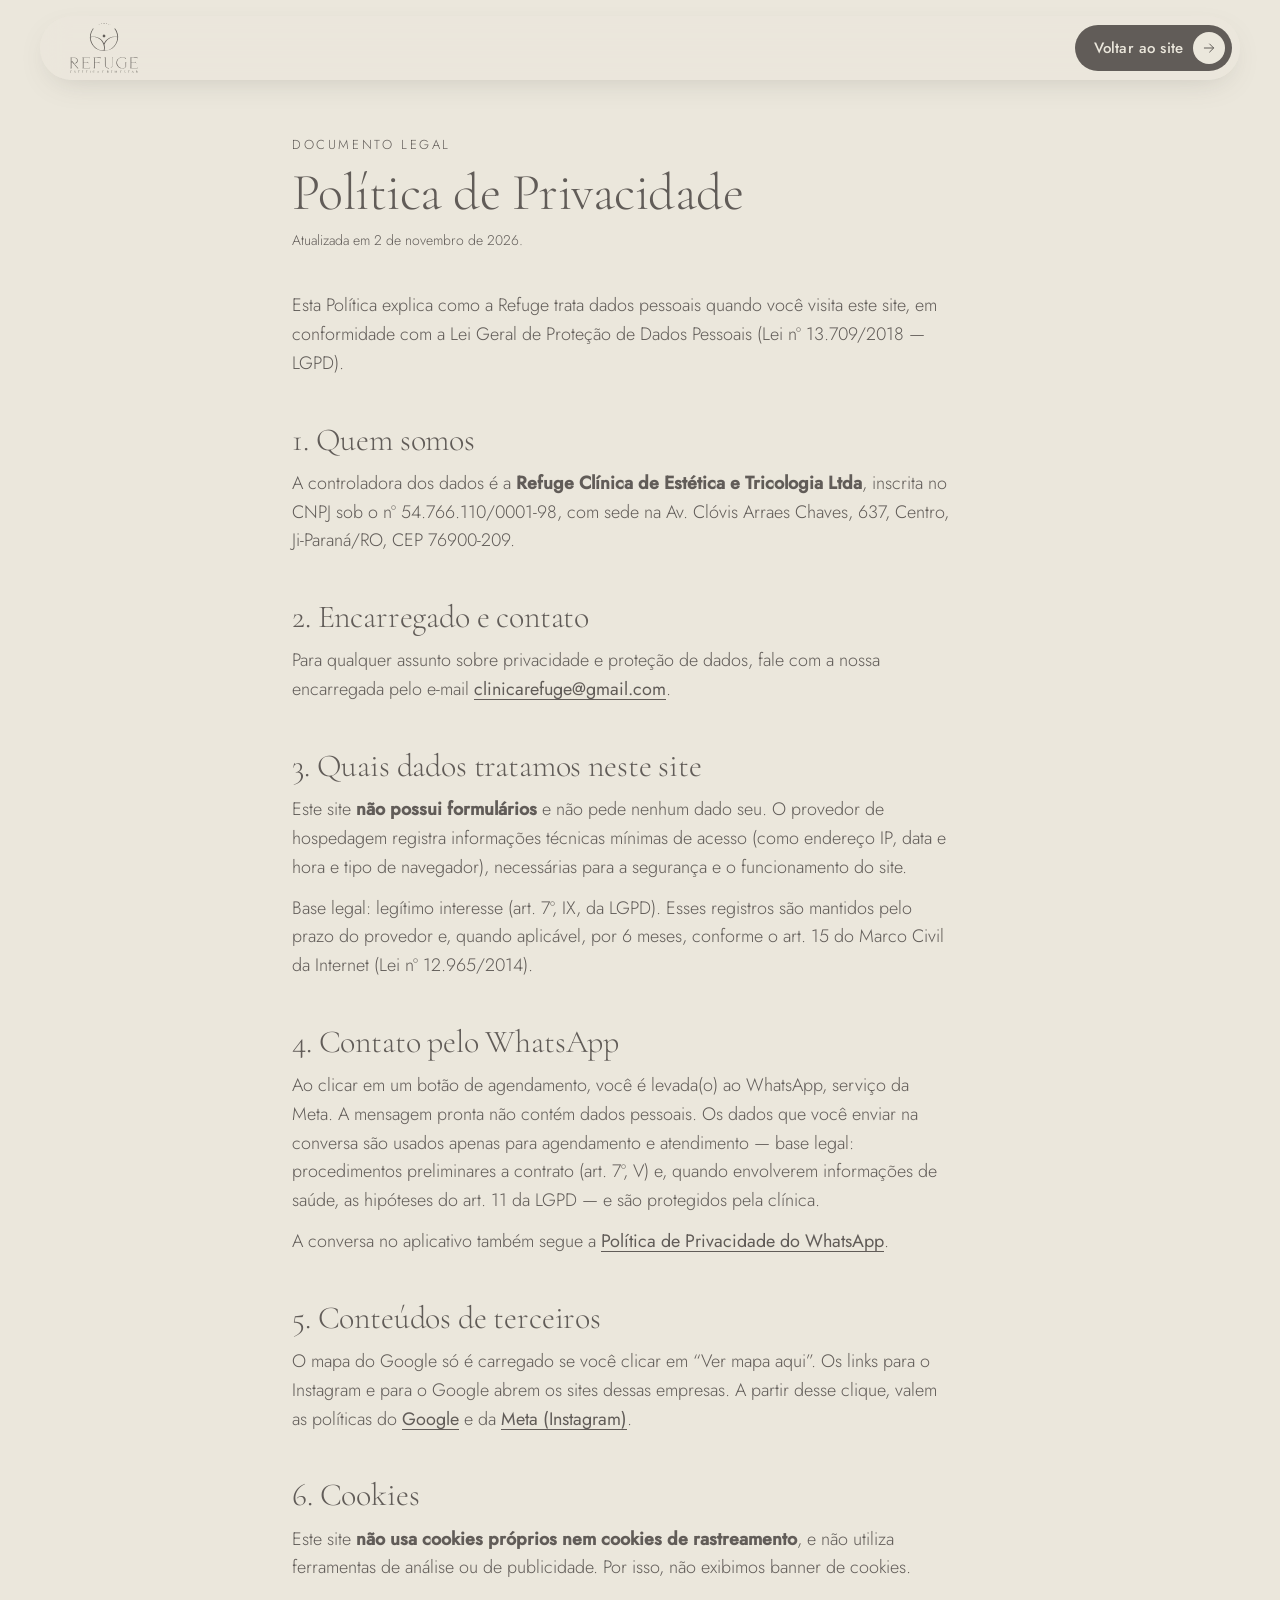
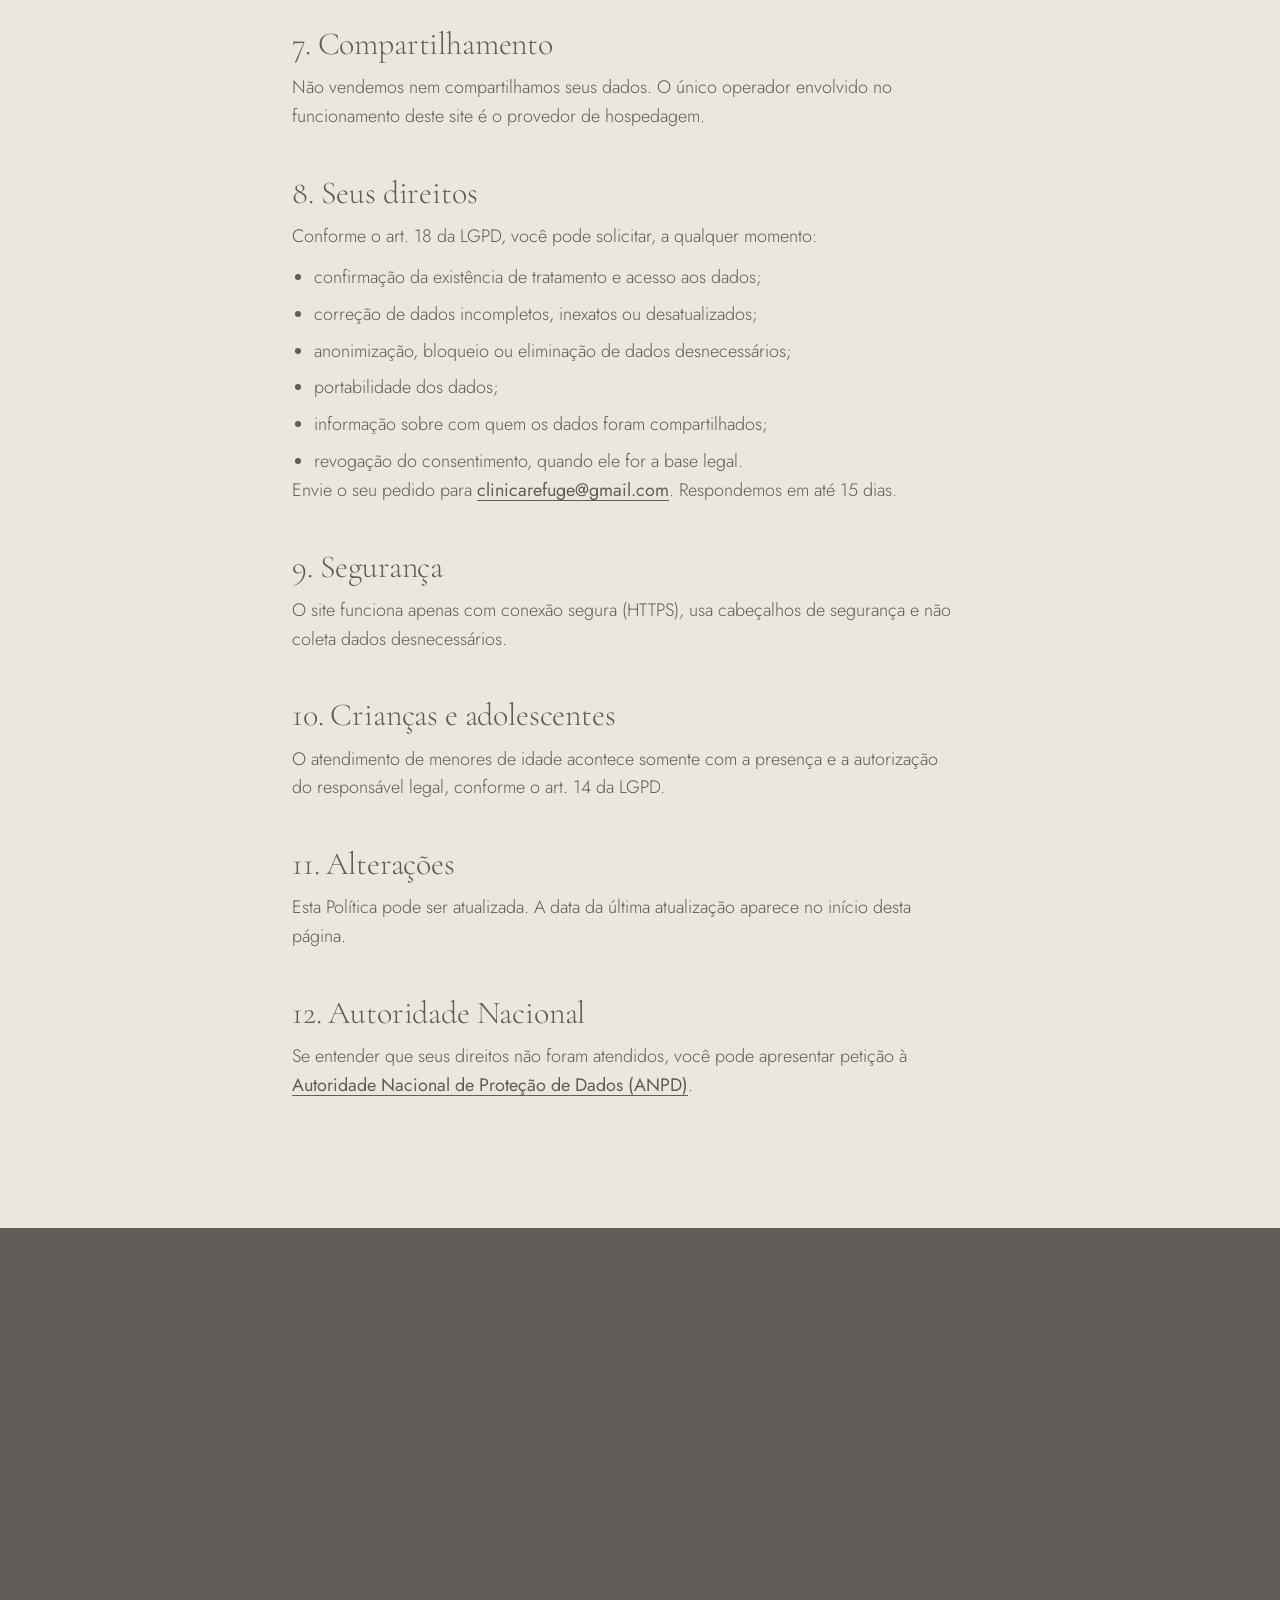
<file: politica-de-privacidade.html>
<!DOCTYPE html>
<!-- Gerado por tools/build.mjs a partir de tools/templates/politica-de-privacidade.html — edite o template. -->
<html lang="pt-BR">
<head>
  <meta charset="utf-8">
  <meta name="viewport" content="width=device-width, initial-scale=1, viewport-fit=cover">
  <meta name="theme-color" content="#615C58">
  <link rel="preload" href="assets/fonts/cormorant-garamond-latin-300-normal.woff2" as="font" type="font/woff2" crossorigin>
  <link rel="preload" href="assets/fonts/jost-latin-300-normal.woff2" as="font" type="font/woff2" crossorigin>
  <link rel="stylesheet" href="assets/css/main.css?v=752e4b8518">
  <link rel="icon" href="favicon.ico" sizes="32x32">
  <link rel="icon" href="icon-192.png" type="image/png" sizes="192x192">
  <link rel="apple-touch-icon" href="icon-180.png">
  <link rel="manifest" href="site.webmanifest">
  <script src="assets/js/main.js?v=461611d603" defer></script>

  <title>Política de Privacidade | Refuge Estética e Bem-Estar</title>
  <meta name="description" content="Como a Refuge Clínica de Estética e Tricologia trata dados pessoais neste site: sem formulários, sem cookies e sem rastreamento.">
  <link rel="canonical" href="https://{{DOMINIO}}/politica-de-privacidade.html">
  <meta name="robots" content="index,follow">
</head>
<body>
  <svg xmlns="http://www.w3.org/2000/svg" class="sprite" aria-hidden="true" focusable="false"><symbol id="wordmark" viewBox="0 0 3080 508"><path fill="currentColor" fill-rule="evenodd" d="M 876.1 2.0 C 872.6 7.7, 882.1 7.4, 707.2 7.7 C 548.2 8.0, 547 8.0, 547 10.0 C 547 11.6, 547.6 12, 550.9 12 C 562.1 12, 575.3 21.6, 578.4 32.0 C 579.8 36.8, 580 60.3, 580 254.1 L 580 470.9 577.8 476.7 C 573.9 487.4, 561.5 496, 549.8 496 C 547.5 496, 546.9 496.4, 547.1 497.7 C 547.5 499.4, 556.2 499.5, 712.5 499.7 C 826.9 499.8, 878.8 500.2, 882 501.0 C 884.4 501.6, 887.7 503.3, 889.2 504.7 C 891.6 507.0, 892.2 507.2, 893.3 505.9 C 894.7 504.4, 912 449.5, 912 446.6 C 912 442.8, 908.1 446.2, 906.0 452 C 899.7 468.4, 889.7 482.5, 881 487.1 L 876.5 489.5 754 489.5 L 631.5 489.5 625.5 487.1 C 618.1 484.1, 612.7 478.8, 611.1 472.8 C 610.2 469.5, 610.0 441.5, 610.2 358.2 L 610.5 247.9 707.7 247.9 C 772.7 248.0, 805.8 248.3, 807.7 249.0 C 816.3 252.3, 823.2 264.1, 829.4 286.2 C 830.7 290.7, 831.4 292, 833.0 292 C 834.1 292, 835 291.3, 835 290.4 C 835 288.2, 813.1 197.9, 811.9 195.1 C 811.3 193.7, 810.3 192.9, 809.2 193.2 C 807.2 193.6, 807.2 193.4, 809.3 205.3 C 812.4 222.3, 810.9 231.7, 804.7 235.5 C 801.5 237.4, 798.8 237.5, 706 237.5 L 610.5 237.5 610.2 138.1 C 610.0 70.5, 610.3 37.4, 611.0 34.8 C 612.5 29.1, 618.1 23.4, 624.8 20.7 L 630.5 18.5 747 18.5 L 863.5 18.5 868.0 21.1 C 876.5 26.1, 882.4 34.4, 890.5 52.4 C 893.0 57.9, 895.3 61.6, 896.3 61.8 C 897.2 62.0, 898 61.5, 898 60.8 C 898 57.7, 879.5 0, 878.5 0 C 877.9 0, 876.8 0.9, 876.1 2.0 M 1382.5 1.8 C 1382.2 2.8, 1380.2 4.5, 1378.2 5.5 C 1374.6 7.4, 1370.0 7.5, 1214 8 C 1072.4 8.4, 1053.5 8.6, 1053.5 9.9 C 1053.5 11.0, 1055.1 11.7, 1059.4 12.2 C 1071.5 13.7, 1081.0 20.9, 1084.7 31.3 C 1086.4 36.2, 1086.5 47.8, 1086.5 254.5 L 1086.5 472.5 1083.2 479.1 C 1078.5 488.6, 1070.6 494.0, 1059.2 495.5 C 1053.8 496.2, 1051.7 497.6, 1054.0 499.0 C 1056.0 500.2, 1148.7 500.1, 1149.5 498.9 C 1150.5 497.2, 1149.4 496.7, 1142.8 495.8 C 1131.3 494.2, 1123.1 487.8, 1118.7 477 L 1116.5 471.5 1116.2 360.5 C 1116.0 299.5, 1116.3 249.2, 1116.7 248.8 C 1117.2 248.3, 1161.3 247.9, 1214.8 247.9 C 1308.2 248.0, 1312.2 248.0, 1315.8 249.9 C 1323.9 254.0, 1329.5 263.7, 1335.2 283.3 C 1337.3 290.9, 1339.1 293.2, 1341.0 291.3 C 1342.2 290.1, 1319.4 196.0, 1317.4 194.0 C 1314.5 191.1, 1313.9 194.1, 1315.5 202.5 C 1316.4 206.9, 1317.2 214.3, 1317.3 219 C 1317.5 228.4, 1316.3 231.9, 1311.6 235.4 C 1308.8 237.4, 1308.4 237.5, 1212.9 237.7 L 1117.0 238.0 1116.4 235.7 C 1116.1 234.5, 1116.0 189.1, 1116.2 135 L 1116.5 36.5 1118.8 31.7 C 1121.2 26.8, 1126.3 22.5, 1133 19.9 C 1138.7 17.6, 1363.7 17.2, 1369.7 19.5 C 1379.0 23.0, 1388.5 37.0, 1397.9 60.7 C 1400.4 67.0, 1401.6 69, 1403.1 69 C 1404.1 69, 1405 68.7, 1405 68.3 C 1405 67.4, 1389.2 10.5, 1387.3 4.7 C 1385.8 -0.0, 1383.5 -1.4, 1382.5 1.8 M 2352.6 0.7 C 2352.3 1.2, 2347.6 1.9, 2342.2 2.3 C 2251.1 8.1, 2167.3 62.7, 2127.4 142.1 C 2098.6 199.3, 2093.6 270.9, 2114.1 332.4 C 2138.4 405.4, 2197.5 464.5, 2272.3 490.5 C 2304.1 501.6, 2330.8 506.0, 2366.5 506.0 C 2435.9 506.1, 2481.0 489.7, 2531.2 446.1 L 2540.9 437.7 2541.2 344.6 C 2541.5 240.0, 2541.0 246.7, 2549.0 237.6 C 2553.7 232.3, 2559.1 229.5, 2567.9 227.7 C 2571.4 227.0, 2574.5 225.8, 2574.7 225.2 C 2575.0 224.2, 2565.3 224.0, 2529.8 224.2 C 2484.0 224.5, 2477.3 225.1, 2491.5 227.7 C 2500.1 229.3, 2507.4 233.3, 2511.6 238.8 C 2518.2 247.5, 2518 243.2, 2518 350.1 L 2518 446.9 2510.4 452.5 C 2482.5 473.2, 2451.4 486.6, 2417.9 492.4 C 2385.1 498.0, 2344.0 496.7, 2314.3 489.1 C 2222.4 465.4, 2150.6 381.4, 2132.9 277 C 2130.2 260.8, 2129.1 226.0, 2130.9 209.8 C 2140.5 123.2, 2198.0 52.6, 2282.5 23.9 C 2322.8 10.2, 2366.6 6.8, 2408.9 14.0 C 2453.0 21.6, 2494.4 39.5, 2525.9 64.9 C 2529.5 67.7, 2533.1 69.9, 2533.9 69.7 C 2535.3 69.5, 2535.5 65.6, 2535.5 38.9 C 2535.5 9.1, 2535.4 8.5, 2533.5 8.5 C 2531.8 8.5, 2531.4 9.3, 2530.9 14.0 C 2529.8 23.9, 2525.7 33.3, 2522.0 34.4 C 2520.9 34.8, 2514.8 32.9, 2507.3 29.8 C 2475.3 16.9, 2444.6 8.5, 2414.5 4.5 C 2390.0 1.2, 2353.7 -0.9, 2352.6 0.7 M 3043.1 2.0 C 3039.6 7.7, 3049.0 7.4, 2874.5 8 C 2733.3 8.4, 2714.5 8.6, 2714.5 9.9 C 2714.5 11.0, 2716.1 11.6, 2720.1 12.1 C 2735.1 14.0, 2744.6 23.4, 2747.0 38.6 C 2747.7 43.3, 2747.9 113.3, 2747.7 258.5 C 2747.5 461.0, 2747.4 471.7, 2745.6 476.1 C 2741.7 486.2, 2732.9 493.2, 2721.3 495.3 C 2716.6 496.2, 2714.5 497.0, 2714.5 498.0 C 2714.5 499.3, 2736.5 499.5, 2879 499.7 C 2993.1 499.8, 3045.0 500.2, 3048.6 501.0 C 3051.6 501.6, 3054.9 503.1, 3056.5 504.6 C 3058.8 506.7, 3059.4 506.9, 3060.5 505.8 C 3062.6 503.6, 3080.0 446.6, 3078.9 445.5 C 3077.4 444.0, 3075.5 446.7, 3071.4 456.4 C 3066.8 467.1, 3059.7 478.2, 3054.5 482.8 C 3046.3 489.9, 3056.1 489.4, 2927 489.7 C 2850.7 489.9, 2807.7 489.7, 2802.5 489.0 C 2791.4 487.6, 2784.5 483.9, 2780.5 477.5 L 2777.5 472.6 2777.2 360.3 C 2777.0 270.0, 2777.2 247.9, 2778.2 247.9 C 2778.9 247.9, 2822.9 247.9, 2875.9 248 C 2972.1 248.0, 2972.4 248.0, 2976.8 250.1 C 2984.2 253.7, 2990.9 265.2, 2995.3 281.7 C 2997.7 290.5, 3000.1 293.9, 3001.9 291.0 C 3002.4 290.2, 3002.7 289.3, 3002.5 289.0 C 3002.3 288.7, 2997.1 267.5, 2990.9 241.9 C 2984.8 216.4, 2979.1 194.8, 2978.3 194.0 C 2975.3 190.8, 2974.6 194.3, 2976.3 203.6 C 2979.5 220.9, 2978.2 231.6, 2972.3 235.5 C 2969.5 237.4, 2967.1 237.5, 2873.5 237.5 L 2777.5 237.5 2777.5 136.5 L 2777.5 35.5 2779.7 31.3 C 2782.3 26.4, 2786.7 22.7, 2793.0 20.2 C 2797.2 18.6, 2804.8 18.5, 2914 18.5 L 3030.5 18.5 3034.5 20.6 C 3043.2 25.3, 3053.4 40.0, 3060.2 57.7 C 3061.4 60.9, 3062.3 62, 3064.0 62 C 3065.4 62, 3066.0 61.5, 3065.7 60.6 C 3065.4 59.9, 3061.8 48.3, 3057.6 34.9 C 3047.1 0.8, 3046.8 0, 3045.5 0 C 3044.9 0, 3043.8 0.9, 3043.1 2.0 M 0.1 9.6 C 0.4 11.1, 1.8 11.6, 6.6 12.1 C 17.6 13.3, 27.2 19.9, 31.4 28.9 L 33.5 33.5 33.7 251.9 C 33.9 443.0, 33.8 471.0, 32.5 475.5 C 29.4 486.0, 18.6 494.3, 6.2 495.6 C 0.0 496.2, -2.2 498.1, 1.9 499.2 C 6.3 500.4, 95.3 499.9, 96.7 498.8 C 98.6 497.1, 96.5 496.0, 91.5 495.9 C 79.8 495.7, 68.7 486.3, 65.4 473.8 C 63.5 466.8, 63.2 42.8, 65.1 35.5 C 66.6 29.1, 71.9 23.5, 78.7 20.8 C 84.4 18.5, 85.1 18.5, 131 18.1 C 190.1 17.7, 205.7 19.1, 231 26.6 C 290.5 44.4, 324.0 90.5, 321.7 151.5 C 319.4 208.2, 280.2 255.0, 219.9 272.9 C 209.6 276.0, 188.9 279.5, 186.5 278.6 C 185.8 278.3, 170.6 260.9, 152.7 239.7 C 118.1 198.9, 112.2 192.8, 102.0 187.7 C 92.9 183.2, 82.2 183.0, 76.6 187.3 C 66.0 195.4, 65.4 209.8, 74.9 229.5 C 87.3 255.0, 113.7 274.8, 146.5 283.2 L 155.2 285.5 235.3 380.8 C 279.4 433.3, 316.9 478.3, 318.7 480.8 C 324.4 489.0, 323.9 494.1, 317.1 495.5 C 311.9 496.7, 311.6 496.9, 312.9 498.4 C 314.7 500.6, 394.2 500.5, 396.0 498.4 C 397.4 496.7, 397.1 496.6, 388.5 494.9 C 385.2 494.3, 378.9 492.1, 374.5 489.9 C 357.7 481.9, 356.1 480.3, 272.2 381.0 C 229.7 330.8, 195 289.3, 195 288.9 C 195 288.5, 197.8 287.9, 201.2 287.5 C 217.7 285.8, 239.1 280.4, 253.7 274.4 C 314.8 249.1, 350 202.1, 350 145.7 C 350 76.7, 308.6 29.7, 234.2 14.4 C 206.3 8.7, 206.5 8.7, 99.1 8.2 C 3.5 7.8, -0.1 7.9, 0.1 9.6 M 1549.5 9 C 1548.4 10.7, 1550.0 12, 1553.3 12 C 1562.1 12, 1572.7 17.6, 1577.5 24.8 C 1583.2 33.4, 1582.9 26.3, 1582.9 193.6 C 1582.9 293.4, 1583.3 351.4, 1584.0 358.1 C 1592.0 437.5, 1649.2 494.8, 1730.5 505.0 C 1743.3 506.6, 1771.3 506.3, 1785.5 504.5 C 1861.9 494.4, 1915.6 447.7, 1929.9 378.8 C 1933.9 359.7, 1934 356.3, 1934.0 199.0 C 1934.0 102.4, 1934.4 42.9, 1935.0 38.6 C 1936.2 30.2, 1939.9 23.0, 1945.4 18.3 C 1949.5 14.8, 1959.8 11, 1965.1 11 C 1967.0 11, 1968 10.4, 1968 9.5 C 1968 8.1, 1963.0 8, 1929.4 8 C 1893.2 8, 1890.8 8.1, 1891.1 9.7 C 1891.4 11.0, 1892.9 11.6, 1897.0 12.1 C 1912.2 14.1, 1921.6 23.2, 1924.0 38.6 C 1924.7 43.4, 1924.9 92.2, 1924.7 199.5 C 1924.3 369.3, 1924.7 359.8, 1917.9 385.7 C 1899.6 456.6, 1839.4 497.2, 1756.5 494.7 C 1714.5 493.4, 1680.8 479.6, 1654.0 452.9 C 1629.1 427.9, 1615.8 397.1, 1612.9 357.0 C 1611.6 338.8, 1611.7 47.8, 1613.0 38.7 C 1615.2 23.5, 1624.7 14.0, 1639.8 12.2 C 1644.0 11.6, 1645.5 11.0, 1645.8 9.7 C 1646.1 8.1, 1643.2 8, 1598.1 8 C 1567.2 8, 1549.8 8.3, 1549.5 9 M 80.3 209.5 C 79.1 212.5, 80.7 220.9, 83.4 226.4 C 90.5 241.0, 106.0 255.2, 125.5 265.0 C 132.1 268.3, 139.0 271.3, 141 271.6 L 144.5 272.2 141.9 269.3 C 140.4 267.8, 132.8 258.8, 124.9 249.5 C 100.4 220.3, 94.1 213.4, 90.2 210.6 C 85.9 207.7, 81.2 207.1, 80.3 209.5"/></symbol><symbol id="simbolo" viewBox="0 0 1516 1498"><path fill="currentColor" fill-rule="evenodd" d="M 750.5 44.6 C 734.0 53.3, 734.0 75.1, 750.4 83.7 C 754.4 85.8, 764.5 85.8, 768.5 83.7 C 784.8 75.2, 784.9 53.2, 768.7 44.9 C 764.1 42.5, 754.7 42.4, 750.5 44.6 M 639.2 59.6 C 627.7 65.4, 627.5 81.4, 638.8 87.7 C 652.4 95.4, 667.9 80.2, 660.6 66.3 C 656.9 59.2, 646.4 55.9, 639.2 59.6 M 867.9 60.2 C 862.3 64.0, 860.5 67.4, 860.5 73.9 C 860.5 90.4, 880.3 95.8, 889.7 82.0 C 898.6 68.9, 881.0 51.3, 867.9 60.2 M 539.4 89.3 C 529.1 99.6, 540.2 115.7, 553.3 109.4 C 562.1 105.3, 562.4 91.8, 553.9 87.4 C 548.8 84.8, 543.2 85.5, 539.4 89.3 M 967.6 88.0 C 962.0 92.5, 960.5 99.1, 963.9 104.7 C 972.4 118.6, 992.9 106.4, 985.4 91.9 C 982.4 86.1, 972.7 84.0, 967.6 88.0 M 454.3 125.5 C 445.1 130.1, 448.6 144.4, 459 144.4 C 462.4 144.4, 463.7 143.8, 466.1 141.2 C 473.5 132.8, 464.3 120.5, 454.3 125.5 M 1058.3 125.9 C 1047.7 132.4, 1056.5 148.7, 1067.7 143.3 C 1075.1 139.7, 1075.8 130.8, 1069.1 126.2 C 1064.9 123.4, 1062.4 123.4, 1058.3 125.9 M 372.6 175.7 C 370.4 178.2, 370.5 183.2, 372.7 185.2 C 378.8 190.6, 388.0 183.6, 383.2 177.1 C 380.7 173.7, 375.2 173.0, 372.6 175.7 M 1139.5 176.2 C 1136.7 180.2, 1138.1 185.3, 1142.6 187.0 C 1146.6 188.5, 1151.8 184.8, 1151.9 180.4 C 1152.0 174.7, 1142.7 171.6, 1139.5 176.2 M 192.7 324.2 C 171.4 349.3, 140.1 398.0, 120.2 436.6 C 78.2 518.5, 54.8 599.1, 45.3 694.5 C 42.8 720.0, 42.7 790.8, 45.3 816 C 52.8 891.6, 69.1 958.1, 95.6 1021.7 C 216.3 1311.7, 513.1 1484.7, 834.5 1452.4 C 1136.5 1422.0, 1381.8 1212.2, 1453.8 922.5 C 1472.7 846.7, 1478.5 762.2, 1470.4 683.5 C 1458.9 572.3, 1420.8 466.0, 1358.4 371.5 C 1347.0 354.0, 1324.9 323.9, 1321.1 320.6 C 1319.1 318.8, 1318.4 318.8, 1299.8 320.4 C 1289.2 321.3, 1280.3 322.3, 1280.0 322.5 C 1279.4 323.2, 1279.0 322.6, 1291.6 339.1 C 1365.9 436.8, 1413.1 555.2, 1426.9 678.5 C 1430.3 709.1, 1432.1 745.2, 1430.2 746.3 C 1429.8 746.5, 1422.3 745.3, 1413.5 743.4 C 1309.3 721.7, 1201.4 727.6, 1102.5 760.4 C 1003.9 793.0, 919.4 849.3, 849.6 928.8 C 812.8 970.7, 784.6 1013.6, 763.4 1059.7 C 760.5 1066.0, 757.9 1071.4, 757.6 1071.7 C 757.3 1072.0, 755.6 1068.9, 753.8 1064.8 C 733.0 1017.9, 704.3 972.0, 669.7 930.6 C 656.5 914.7, 619.9 878.2, 603.3 864.2 C 483.9 763.9, 330.5 717.3, 171.5 733.0 C 148.4 735.3, 103.8 742.9, 90.3 746.8 C 88.5 747.4, 86.8 747.5, 86.5 747.2 C 84.8 745.5, 86.7 708.0, 90.0 678.5 C 103.7 555.3, 150.8 437.0, 225.3 339.1 C 237.8 322.7, 237.5 323.2, 236.9 322.6 C 236.4 322.1, 203.3 319, 199.0 319 C 197.9 319, 195.1 321.3, 192.7 324.2 M 749 628.5 C 741.5 629.9, 733.6 632.6, 726.5 636.2 C 715.4 641.8, 702.0 655.2, 696.7 666 C 678.8 701.7, 692.6 744.3, 727.5 761.5 C 739.3 767.4, 747.1 769.2, 759.5 769.2 C 792.5 769.2, 821.4 746.3, 828.5 714.4 C 831.0 703.4, 830.1 686.2, 826.6 676.1 C 819.1 654.8, 801.3 637.6, 779.5 630.7 C 773.6 628.9, 754.7 627.5, 749 628.5 M 183 748.0 C 156.2 749.9, 127.2 754.3, 102.5 760.1 C 84.8 764.3, 86 763.3, 86 773.8 C 86 804.6, 92.0 856.5, 100.1 896 C 158.8 1180.9, 394.1 1401.3, 678 1437.4 C 693.8 1439.4, 724.4 1441.9, 733.2 1441.9 L 739.9 1442 741.4 1436.7 C 745.9 1421.7, 753.4 1381.2, 755.9 1358.5 C 760.5 1316.7, 759.9 1263.7, 754.4 1223.7 C 741.0 1126.5, 702.4 1034.6, 643.1 958.5 C 614.2 921.3, 575.5 883.3, 538.5 855.6 C 468.0 802.8, 382.9 766.6, 298.5 753.5 C 263.4 748.0, 214.5 745.7, 183 748.0 M 1255 748.1 C 1092.6 761.3, 941.5 852.1, 845.6 994.0 C 817.1 1036.3, 796.7 1079.2, 783.9 1124.0 C 780.1 1137.3, 780.0 1137.5, 781.5 1142.5 C 786.0 1157.1, 793.5 1193.3, 796.4 1214.5 C 806.1 1285.3, 802.2 1358.7, 784.9 1427.1 C 780.7 1443.8, 779.8 1442.4, 794.2 1441.5 C 996.5 1430.1, 1184.7 1323.6, 1306.7 1151.5 C 1348.2 1092.8, 1383.3 1019.4, 1403.9 948 C 1419.7 893.1, 1429.7 830.5, 1430.2 782.5 L 1430.5 764.6 1421.5 762.3 C 1396.3 755.8, 1366.8 750.9, 1339.3 748.4 C 1320.9 746.8, 1272.9 746.6, 1255 748.1"/></symbol><symbol id="logo" viewBox="0 0 3200 2392"><path fill="currentColor" fill-rule="evenodd" d="M 1595.1 92.0 C 1587.4 95.1, 1583 101.7, 1583 110 C 1583 129.3, 1608.3 135.9, 1617.8 119.1 C 1621.8 111.9, 1620.1 101.1, 1614.1 96.2 C 1608.6 91.7, 1600.4 89.9, 1595.1 92.0 M 1498.5 105.1 C 1489.9 107.7, 1485.8 116.7, 1489.6 124.6 C 1494.0 133.9, 1505.9 135.4, 1512.9 127.4 C 1515.5 124.4, 1516 123.1, 1516 118.3 C 1516 113.1, 1515.7 112.4, 1512.1 108.8 C 1509.9 106.7, 1507.3 105, 1506.1 105 C 1505.0 105, 1503.5 104.8, 1502.8 104.5 C 1502.0 104.3, 1500.1 104.5, 1498.5 105.1 M 1700.1 105.0 C 1686.6 108.1, 1686.2 127.6, 1699.6 132.0 C 1708.1 134.8, 1718 127.5, 1718 118.4 C 1718 110.0, 1708.7 103.0, 1700.1 105.0 M 1411.3 129.9 C 1407.7 131.4, 1405 135.9, 1405 140.2 C 1405 148.3, 1415.2 154.0, 1421.7 149.4 C 1432.7 141.7, 1423.7 124.9, 1411.3 129.9 M 1784.7 130.5 C 1775.0 135.9, 1778.8 151, 1790 151 C 1795.9 151, 1801 146.0, 1801 140.1 C 1801 131.9, 1791.8 126.5, 1784.7 130.5 M 1332.2 165.0 C 1327.3 169.5, 1328.2 176.2, 1334.1 179.4 C 1343.1 184.2, 1350.8 172.8, 1343.7 165.2 C 1341.0 162.3, 1335.2 162.2, 1332.2 165.0 M 1861.5 166.0 C 1857.5 170.8, 1858.6 176.1, 1864.1 179.4 C 1867.8 181.5, 1871.2 180.8, 1874.5 177.3 C 1879.5 171.9, 1875.4 163, 1868 163 C 1864.9 163, 1863.6 163.6, 1861.5 166.0 M 1263.2 207.5 C 1261.8 208.5, 1261 210.1, 1261 211.9 C 1261 218.0, 1268.9 220.1, 1271.9 214.7 C 1273.3 212.3, 1273.2 211.8, 1271.3 209.2 C 1268.8 205.9, 1266.2 205.3, 1263.2 207.5 M 1935.0 208.6 C 1932.5 211.7, 1932.5 212.8, 1934.5 215.7 C 1936.4 218.5, 1941.0 218.7, 1943.3 216.1 C 1945.7 213.5, 1945.4 209.4, 1942.7 207.5 C 1939.5 205.3, 1937.4 205.6, 1935.0 208.6 M 1106.4 335.3 C 1105.9 336.1, 1100.6 343.1, 1094.7 350.8 C 980.3 501.4, 943.4 705.2, 997.5 888.7 C 1064.9 1117.2, 1256.2 1284.7, 1494 1323.4 C 1705.9 1357.9, 1920.5 1287.2, 2061.4 1136.4 C 2169.6 1020.6, 2227.9 873.6, 2227.9 716.5 C 2227.9 695.8, 2226.3 663.8, 2224.5 650.5 C 2224.2 648.3, 2223.5 642.4, 2222.9 637.5 C 2216.5 585.4, 2197.7 517.7, 2177.5 473.5 C 2176.1 470.4, 2175 467.7, 2175 467.5 C 2175 466.6, 2160.8 437.9, 2154.6 426.5 C 2138.9 397.0, 2115.3 361.4, 2094.2 335.1 C 2093.1 333.8, 2091.1 333.7, 2075.7 334.9 C 2066.2 335.6, 2058.1 336.4, 2057.7 336.6 C 2057.3 336.9, 2062.0 343.7, 2068.1 351.7 C 2135.4 440.7, 2176.1 545.2, 2187.4 658 C 2189.8 681.1, 2190.6 709, 2189.0 709 C 2188.3 709, 2180.0 707.4, 2170.6 705.5 C 2132.4 697.8, 2108.2 695.5, 2065.5 695.5 C 2007.7 695.5, 1962.3 702.3, 1910.0 718.5 C 1792.1 755.3, 1690.3 835.9, 1625.9 943.5 C 1618.7 955.6, 1601 990.6, 1601 992.8 C 1601 996.0, 1598.5 993.1, 1595.3 986.2 C 1556.4 900.8, 1496.4 829.9, 1418.8 778.1 C 1307.6 703.8, 1168.6 677.8, 1031.5 705.5 C 1024.9 706.8, 1017.9 708.4, 1016.0 708.9 C 1014.0 709.5, 1012.1 710, 1011.6 710 C 1010.3 710, 1011.5 677.3, 1013.4 658 C 1024.8 545.3, 1065.2 441.4, 1132.3 352.3 C 1138.2 344.6, 1143 337.8, 1143 337.3 C 1143 336.8, 1136.3 335.8, 1128.2 335.1 C 1109.6 333.6, 1107.7 333.6, 1106.4 335.3 M 1591.5 605.5 C 1582.4 607.7, 1579.7 608.6, 1574.5 611.1 C 1552.7 621.4, 1539.6 642.4, 1539.6 667 C 1539.6 693.6, 1554.5 715.1, 1579.9 725.4 C 1587.1 728.2, 1588.2 728.4, 1601.5 728.4 C 1614.8 728.4, 1615.8 728.2, 1623.1 725.3 C 1648.0 715.3, 1663 693.6, 1663 667.3 C 1663 639.3, 1647.1 617.3, 1620.2 607.8 C 1614.6 605.8, 1596.3 604.4, 1591.5 605.5 M 1105.5 710.1 C 1078.6 711.1, 1046.8 715.5, 1022.5 721.7 L 1011.5 724.5 1011.1 732.5 C 1010.2 756.5, 1017.0 814.2, 1024.9 848.5 C 1046.7 943.1, 1085.0 1023.0, 1143.8 1096.3 C 1238.7 1214.9, 1377.1 1294.5, 1522.5 1314.4 C 1551.5 1318.3, 1583.0 1320.5, 1584.1 1318.7 C 1587.3 1313.6, 1595.9 1267.5, 1599.1 1238 C 1600.9 1222.4, 1600.9 1163.3, 1599.1 1147 C 1583.6 998.3, 1506.6 869.7, 1384.5 788.5 C 1300.8 733.0, 1206.2 706.4, 1105.5 710.1 M 2047 709.6 C 1931.4 716.3, 1823 766.3, 1738.8 851.6 C 1683.6 907.4, 1647.5 964.3, 1626.5 1028.5 C 1619.2 1050.5, 1619.2 1050.7, 1622.7 1064.5 C 1633.7 1107.7, 1637.9 1141.5, 1637.9 1187 C 1637.9 1231.6, 1633.9 1265.0, 1623.7 1306.2 C 1622.0 1313.2, 1620.8 1319.1, 1621.0 1319.3 C 1622.1 1320.4, 1661.7 1316.8, 1682 1313.8 C 1847.0 1289.5, 1995.8 1193.5, 2090.5 1050.5 C 2124.6 998.9, 2149.7 944.1, 2166.9 884 C 2170.5 871.4, 2171.6 867.1, 2175.4 850.7 C 2183.5 815.8, 2189.9 764.8, 2189.9 734.7 L 2190 725.0 2185.8 723.9 C 2166.6 718.7, 2141.7 714.1, 2118 711.4 C 2105.0 709.9, 2060.5 708.8, 2047 709.6 M 948.4 1614.5 C 947.9 1615.3, 945.4 1616.8, 943 1617.7 C 938.8 1619.3, 926.4 1619.5, 782.5 1620 C 680.3 1620.3, 626.5 1620.8, 626.5 1621.4 C 626.5 1622.0, 629.2 1622.9, 632.5 1623.5 C 644.4 1625.7, 651.9 1631.1, 656.1 1640.2 L 658.5 1645.5 658.5 1860.5 L 658.5 2075.5 656.1 2080.7 C 652.0 2089.7, 644.7 2094.9, 632.7 2097.4 C 629.5 2098.0, 626.8 2099.0, 626.7 2099.5 C 626.5 2100.1, 686.7 2100.6, 789.5 2101.0 C 962.8 2101.5, 956.2 2101.3, 961.5 2106.1 C 965.0 2109.2, 966.5 2108.4, 968.2 2102.7 C 969.1 2099.8, 973.0 2087.1, 977.0 2074.5 C 985.0 2048.9, 985.1 2048.5, 983.0 2048.5 C 981.4 2048.5, 981.4 2048.4, 974.0 2064 C 967.8 2077.1, 962.0 2084.5, 954.9 2088.5 L 949.5 2091.5 830 2091.5 C 717.7 2091.5, 710.1 2091.3, 704.6 2089.7 C 696.5 2087.1, 690.6 2081.2, 689.0 2073.8 C 688.2 2069.9, 687.9 2039.5, 688.1 1961.5 L 688.5 1854.5 784 1854.5 L 879.5 1854.5 883.6 1856.7 C 892.0 1861.1, 897.0 1870.0, 903.0 1890.7 C 904.9 1897.6, 907.2 1900.1, 908.5 1896.7 C 908.8 1896.0, 905.6 1881.5, 901.4 1864.5 C 897.3 1847.4, 892.3 1826.7, 890.3 1818.5 C 886.7 1803.4, 885.0 1799.5, 882.9 1801.6 C 882.1 1802.4, 882.2 1805.1, 883.4 1811.2 C 885.8 1824.0, 885.5 1834.8, 882.7 1839.1 C 878.6 1845.2, 881.7 1845.0, 780.6 1844.7 L 688.5 1844.5 688.2 1748 C 688.0 1680.8, 688.2 1650.1, 689.0 1647.0 C 690.4 1641.4, 693.2 1637.5, 697.8 1634.6 C 706.2 1629.3, 702.9 1629.5, 823.5 1629.5 L 935.5 1629.5 940.2 1631.8 C 947.8 1635.6, 953.4 1642.8, 961.2 1658.7 C 965.1 1666.7, 968.7 1672.9, 969.3 1672.6 C 971.1 1672.0, 970.6 1669.6, 965.5 1653.5 C 962.9 1645.2, 959.0 1632.7, 956.8 1625.7 C 952.8 1612.7, 951.1 1610.4, 948.4 1614.5 M 1444.5 1614.9 C 1440.3 1619.5, 1443.8 1619.4, 1279.2 1619.7 C 1147.0 1620.0, 1123 1620.2, 1123 1621.4 C 1123 1622.3, 1124.7 1623.0, 1128.2 1623.4 C 1140.7 1625.0, 1151.0 1633.1, 1154.1 1644 C 1155.2 1647.6, 1155.5 1688.6, 1155.5 1861 C 1155.5 2100.8, 1156.2 2079.4, 1147.6 2088.2 C 1142.5 2093.4, 1137.7 2095.8, 1129.3 2097.3 C 1125.3 2097.9, 1123 2098.8, 1123 2099.7 C 1123 2100.7, 1131.7 2101, 1167.9 2101 C 1192.6 2101, 1213.4 2101.2, 1214.1 2101.4 C 1214.9 2101.7, 1216.1 2101.5, 1217 2100.9 C 1219.1 2099.6, 1216.6 2098.0, 1212.2 2098.0 C 1203.1 2097.9, 1191.8 2090.2, 1187.6 2081.1 L 1185.5 2076.5 1185.5 1965.5 L 1185.5 1854.5 1281 1854.5 L 1376.5 1854.5 1381.0 1857.1 C 1388.1 1861.3, 1394.3 1872.0, 1398.4 1887 C 1401.0 1896.7, 1401.8 1898.1, 1403.7 1897.7 C 1404.7 1897.5, 1405.4 1896.5, 1405.3 1895.4 C 1405.2 1893.0, 1384.1 1806.5, 1382.9 1803.2 C 1381.9 1800.8, 1379.4 1800.1, 1378.7 1802.2 C 1378.5 1802.8, 1379.0 1806.1, 1379.8 1809.4 C 1382.1 1819.1, 1381.9 1835.8, 1379.5 1839.1 C 1375.3 1844.7, 1380.0 1844.5, 1279.0 1844.5 L 1185.5 1844.5 1185.2 1746.5 C 1184.9 1636.9, 1184.5 1643.3, 1192.0 1636.6 C 1200.2 1629.1, 1194.0 1629.5, 1319.5 1629.5 C 1425.8 1629.5, 1431.6 1629.5, 1434.8 1631.3 C 1443.1 1635.8, 1450.9 1647.6, 1459.5 1668.5 C 1461.5 1673.4, 1463.8 1678.1, 1464.5 1678.9 C 1467.1 1681.6, 1467.3 1677.3, 1465.0 1668.7 C 1459.8 1649.4, 1450.0 1614.8, 1449.4 1613.9 C 1448.5 1612.4, 1446.4 1612.8, 1444.5 1614.9 M 2388.5 1613.5 C 2362.2 1616.0, 2342.9 1620.0, 2321.5 1627.1 C 2235.7 1655.6, 2173.6 1723.7, 2155.9 1808.5 C 2149.5 1838.8, 2149.0 1875.4, 2154.5 1905.2 C 2166.2 1969.2, 2204.4 2026.5, 2260 2063.4 C 2305.0 2093.4, 2354.4 2107.9, 2411.5 2107.9 C 2476.4 2107.9, 2527.7 2089.4, 2570 2050.5 C 2572.4 2048.3, 2576.0 2045.2, 2578 2043.7 L 2581.5 2041.0 2582 1948.2 L 2582.5 1855.5 2585.1 1850.5 C 2589.8 1841.6, 2597.7 1836.2, 2607.6 1835.2 C 2613.0 1834.7, 2616.6 1832.5, 2613.8 1831.5 C 2613.1 1831.2, 2593.1 1831.0, 2569.5 1831.2 C 2532.0 1831.4, 2526.5 1831.6, 2526.5 1833 C 2526.5 1834.0, 2528.1 1834.6, 2532.6 1835.1 C 2541.6 1836.1, 2548.8 1840.2, 2553.5 1847.0 C 2559.0 1854.9, 2558.9 1853.6, 2558.9 1955.6 L 2559 2049.8 2552.2 2054.7 C 2516.2 2080.8, 2483.1 2093.1, 2438.8 2097.0 C 2422.8 2098.5, 2394.7 2097.7, 2380.5 2095.5 C 2278.2 2079.6, 2197.5 1991.6, 2180.3 1877.3 C 2178.2 1863.2, 2177.9 1824.3, 2179.8 1811.5 C 2195.0 1709.3, 2273.1 1636.1, 2380.5 1623.5 C 2445.4 1615.9, 2519.0 1636.3, 2566.4 1675.0 C 2576.5 1683.2, 2576 1684.6, 2576 1650 C 2576 1621.2, 2575.9 1620, 2574.1 1620 C 2572.5 1620, 2572.1 1621.0, 2571.5 1625.7 C 2570.3 1635.3, 2565.1 1646, 2561.7 1646 C 2561.2 1646, 2553.5 1643.1, 2544.6 1639.6 C 2512.7 1626.9, 2484.7 1619.6, 2453 1615.4 C 2441.2 1613.9, 2397.9 1612.6, 2388.5 1613.5 M 3072.5 1614.9 C 3068.3 1619.5, 3071.8 1619.4, 2907.2 1619.7 C 2781.5 1619.9, 2751 1620.2, 2751 1621.3 C 2751 1622.1, 2753.4 1623.0, 2757.3 1623.6 C 2769.6 1625.7, 2778.1 1632.2, 2781.6 1642.0 C 2783.4 1647.3, 2783.5 1654.4, 2783.5 1860.5 C 2783.5 2067.2, 2783.4 2073.6, 2781.5 2078.9 C 2778.0 2089.1, 2768.8 2095.8, 2755.7 2097.6 C 2752.7 2098.0, 2751 2098.7, 2751 2099.6 C 2751 2100.7, 2775.8 2101.0, 2906.7 2101.0 C 2992.4 2101.0, 3066.6 2101.4, 3071.6 2101.9 C 3079.9 2102.7, 3083.4 2103.8, 3088.2 2107.2 C 3089.3 2108.0, 3090.2 2108.1, 3090.9 2107.4 C 3092.5 2105.8, 3109.8 2049.0, 3108.8 2048.4 C 3107.2 2047.3, 3105.9 2049.1, 3100.5 2060.5 C 3092.2 2078.1, 3087.2 2084.5, 3078 2089.5 C 3074.6 2091.4, 3070.6 2091.5, 2955 2091.5 C 2843.1 2091.5, 2835.1 2091.3, 2829.7 2089.7 C 2822.4 2087.4, 2815.6 2081.2, 2814.0 2075.3 C 2813.3 2072.4, 2813.0 2039.4, 2813.2 1962.8 L 2813.5 1854.5 2909 1854.5 L 3004.5 1854.5 3009.3 1857.3 C 3015.7 1861.1, 3020.7 1868.9, 3024.9 1882.1 C 3026.8 1887.8, 3028.7 1893.7, 3029.2 1895.2 C 3030.2 1897.9, 3032.3 1898.8, 3033.4 1897.0 C 3033.7 1896.5, 3031.3 1884.9, 3027.9 1871.3 C 3024.6 1857.6, 3019.6 1837.0, 3016.8 1825.5 C 3010.7 1800.0, 3011.3 1802.0, 3009.4 1801.3 C 3006.8 1800.3, 3006.2 1802.7, 3007.7 1808.3 C 3009.9 1816.7, 3010.5 1832.7, 3008.7 1837.1 C 3005.3 1845.0, 3013.0 1844.5, 2907.5 1844.5 L 2813.5 1844.5 2813.2 1747.1 C 2813.0 1678.5, 2813.3 1648.5, 2814.0 1645.6 C 2815.6 1639.7, 2822.4 1633.5, 2829.7 1631.2 C 2835.1 1629.6, 2842.8 1629.5, 2948 1629.5 L 3060.5 1629.5 3065.9 1632.5 C 3074.0 1636.9, 3081.8 1647.9, 3088.5 1664 C 3091.5 1671.3, 3093.4 1673.9, 3094.9 1672.4 C 3095.5 1671.8, 3094.0 1665.6, 3090.8 1655.5 C 3085.1 1637.1, 3079.0 1617.3, 3078.3 1614.7 C 3077.7 1612.4, 3074.7 1612.5, 3072.5 1614.9 M 91 1621.3 C 91 1622.2, 93.2 1623.0, 97.4 1623.7 C 108.9 1625.6, 116.2 1630.6, 120.6 1639.7 L 123.5 1645.5 123.5 1860.5 L 123.5 2075.5 120.6 2081.2 C 119.1 2084.3, 116.0 2088.5, 113.7 2090.4 C 109.4 2094.1, 99.2 2098, 93.8 2098 C 91.9 2098, 91 2098.5, 91 2099.5 C 91 2100.8, 96.6 2101, 135.9 2101 C 160.6 2101, 181.4 2101.2, 182.1 2101.4 C 182.9 2101.7, 184.1 2101.5, 185 2100.9 C 187.1 2099.6, 184.6 2098.0, 180.2 2098.0 C 171.0 2097.9, 160.3 2090.3, 155.7 2080.5 L 153.5 2075.5 153.2 1862.5 C 152.9 1623.9, 152.3 1643.2, 160.2 1636.5 C 167.6 1630.2, 170.2 1629.8, 211 1629.2 C 271.8 1628.4, 296.2 1630.7, 323.2 1639.9 C 377.3 1658.2, 408.3 1703.6, 405.7 1760.9 C 403.4 1809.5, 372.2 1852.1, 323.7 1872.8 C 308.7 1879.1, 285.6 1884.9, 274.9 1884.9 C 272.7 1884.9, 267.2 1878.9, 241.0 1847.9 C 223.8 1827.6, 206.8 1808.3, 203.3 1805.1 C 187.6 1790.7, 171.7 1787.9, 162.6 1797.9 C 148.2 1813.8, 163.2 1849.5, 193.2 1870.6 C 205.5 1879.3, 232.6 1891, 240.5 1891 C 241.2 1891, 251.2 1902.1, 262.6 1915.7 C 274.1 1929.3, 294.4 1953.5, 307.9 1969.5 C 364.4 2036.6, 398.6 2077.5, 401.7 2081.7 C 408.4 2091.2, 408.0 2095.8, 400.1 2097.7 C 390.8 2099.9, 398.1 2100.5, 437.7 2100.7 C 475.5 2101.0, 481.5 2100.6, 478.1 2098.6 C 477.7 2098.3, 474.1 2097.4, 470.1 2096.6 C 461.1 2094.7, 451.7 2089.8, 441.3 2081.5 C 433.5 2075.4, 424.9 2065.5, 366.1 1996 C 360.7 1989.6, 339.5 1964.5, 318.9 1940.2 C 298.3 1915.8, 281.3 1895.5, 281.2 1895.0 C 281.0 1894.5, 283.7 1893.9, 287.2 1893.5 C 357.4 1886.0, 415.9 1841.4, 429.8 1784.9 C 439.4 1745.3, 430.2 1701.8, 405.9 1672.6 C 381.9 1643.8, 344.3 1627.1, 290.6 1621.4 C 270.9 1619.3, 91 1619.2, 91 1621.3 M 1609 1621.3 C 1609 1622.3, 1610.8 1622.9, 1614.7 1623.4 C 1625.8 1624.8, 1635.0 1631.2, 1639.1 1640.3 L 1641.5 1645.5 1642.0 1804.5 C 1642.6 1978.9, 1642.2 1968.4, 1648.6 1991.9 C 1665.6 2054.8, 1718.5 2098.4, 1788.2 2107.0 C 1802.5 2108.8, 1834.3 2107.7, 1849.1 2105.1 C 1915.2 2093.1, 1961.0 2055.0, 1978.3 1997.8 C 1987.0 1969.2, 1986.9 1969.6, 1987.0 1797.5 C 1987.0 1695.0, 1987.3 1647.2, 1988.0 1644.5 C 1990.7 1634.5, 2001.4 1624.7, 2010.8 1623.4 C 2018.1 1622.5, 2020 1622.0, 2020 1620.9 C 2020 1620.3, 2006.1 1620, 1982 1620 C 1948.8 1620, 1944 1620.1, 1944 1621.5 C 1944 1622.3, 1944.9 1623, 1946.2 1623 C 1954.9 1623, 1966.2 1628.5, 1970.9 1635.1 C 1977.3 1643.9, 1977.0 1634.8, 1976.9 1800.1 C 1976.9 1945.4, 1976.7 1958.5, 1973.9 1975 C 1961.8 2044.3, 1914.0 2087.6, 1840 2096.0 C 1825.3 2097.7, 1797.3 2096.7, 1784.9 2094.0 C 1727.0 2081.7, 1685.8 2041.2, 1674.5 1985.6 C 1671.1 1968.9, 1671 1961.5, 1671.0 1805.5 C 1671.0 1669.1, 1671.2 1648.8, 1672.5 1644.5 C 1676.2 1632.2, 1684.8 1625.4, 1699.2 1623.4 C 1702.3 1623.0, 1704 1622.2, 1704 1621.3 C 1704 1620.2, 1696.3 1620, 1656.5 1620 C 1616.7 1620, 1609 1620.2, 1609 1621.3 M 169.5 1816.5 C 167.4 1818.6, 167.5 1821.8, 170.0 1828.7 C 175.8 1845.4, 193.8 1862.5, 216.5 1873.0 C 221.4 1875.3, 226.3 1877.6, 227.3 1878.1 C 233.1 1881.2, 228.4 1874.6, 206.5 1849 C 179.1 1816.8, 173.8 1812.2, 169.5 1816.5 M 655 2198.9 C 646.3 2205.8, 645.2 2207.5, 648.0 2209.2 C 649.1 2209.9, 651.7 2208.8, 658.0 2204.9 C 669.5 2197.9, 669.5 2197.8, 667.4 2194.6 C 666.5 2193.1, 665.2 2192.0, 664.6 2192.0 C 664.0 2192.0, 659.6 2195.1, 655 2198.9 M 107.4 2216.2 C 107.1 2216.9, 107.0 2236.4, 107.2 2259.5 L 107.5 2301.5 136.5 2301.5 L 165.5 2301.5 165.8 2298.7 C 166.0 2297.0, 165.6 2295.9, 164.8 2295.9 C 164.0 2295.9, 154.0 2295.9, 142.4 2295.9 C 125.2 2296.0, 121.1 2295.8, 120.1 2294.6 C 119.2 2293.6, 119.0 2288.2, 119.2 2276.3 L 119.5 2259.5 137 2259 L 154.5 2258.5 154.8 2255.7 L 155.1 2253 138.1 2253 C 125.5 2253, 120.9 2252.6, 120.1 2251.6 C 118.7 2250.0, 118.8 2223.9, 120.2 2222.2 C 120.9 2221.3, 126.6 2221, 142.1 2221 L 163 2221 163 2218 L 163 2215 135.4 2215 C 114.3 2215, 107.8 2215.2, 107.4 2216.2 M 299.3 2215.9 C 287.9 2217.7, 278.7 2224.7, 276.8 2232.9 C 274.5 2243.4, 280.1 2249.7, 300.5 2259.7 C 320.7 2269.6, 322.9 2271.6, 322.9 2280 C 322.9 2289.9, 315.7 2295.4, 302.5 2295.3 C 293.2 2295.3, 287.7 2294.0, 282.5 2290.4 C 278.1 2287.4, 277.8 2287.4, 276.1 2290.1 C 274.4 2292.8, 276.4 2294.8, 285 2298.8 C 289.9 2301.2, 291.6 2301.4, 301.5 2301.4 C 313.8 2301.3, 320.4 2299.5, 328.3 2294.1 C 339.2 2286.6, 339.9 2270.7, 329.8 2261.3 C 326.2 2257.9, 325.0 2257.2, 305.8 2248.1 C 292.4 2241.7, 288 2237.9, 288 2233.0 C 288 2229.4, 291.4 2225.1, 295.7 2223.3 C 302.0 2220.6, 320.3 2221.8, 324.5 2225.1 C 325.8 2226.1, 330 2223.4, 330 2221.5 C 330 2220.2, 328.0 2219.3, 321.2 2217.1 C 316.5 2215.6, 305.2 2215.0, 299.3 2215.9 M 443.6 2215.6 C 443.3 2216.0, 443 2217.3, 443 2218.6 C 443 2220.9, 443.0 2220.9, 458.7 2221.2 L 474.5 2221.5 475 2261.5 L 475.5 2301.5 481.2 2301.8 L 487 2302.1 487 2262.6 C 487 2231.2, 487.2 2223.0, 488.3 2222.1 C 489.1 2221.4, 495.6 2220.9, 504.5 2220.7 L 519.5 2220.5 519.5 2218 L 519.5 2215.5 481.9 2215.2 C 461.2 2215.0, 444.0 2215.2, 443.6 2215.6 M 628.4 2216.2 C 628.1 2216.9, 628.0 2236.4, 628.2 2259.5 L 628.5 2301.5 657.5 2301.5 L 686.5 2301.5 686.5 2298.6 L 686.5 2295.7 664.3 2295.9 C 649.3 2296.0, 641.9 2295.7, 641.5 2295.0 C 641.0 2294.2, 640.6 2268.8, 640.9 2260 C 640.9 2259.3, 647.3 2259, 657.8 2259 C 675.4 2259, 677.8 2258.4, 676.4 2254.6 C 675.8 2253.2, 673.5 2253, 658.9 2253 C 647.5 2253, 641.8 2252.6, 641.4 2251.8 C 640.5 2250.4, 640.6 2223.4, 641.4 2222.0 C 641.8 2221.3, 649.7 2221, 662.9 2221 C 684.8 2221, 685.9 2220.7, 684.3 2216.5 C 683.5 2214.4, 629.2 2214.2, 628.4 2216.2 M 795.5 2216.9 C 794.3 2220.6, 795.7 2221, 810.8 2221.0 C 818.8 2221.0, 826.0 2221.3, 826.7 2221.8 C 827.6 2222.4, 828.0 2232.0, 828.2 2262.0 L 828.5 2301.5 834 2301.5 L 839.5 2301.5 840 2261.5 L 840.5 2221.5 856.1 2221.2 C 872.4 2220.9, 873.9 2220.5, 872.3 2216.5 C 871.8 2215.2, 866.6 2215, 833.9 2215 C 797.0 2215, 796.1 2215.0, 795.5 2216.9 M 981 2258.5 L 981 2302.1 986.7 2301.8 L 992.5 2301.5 992.5 2258.5 L 992.5 2215.5 986.7 2215.2 L 981 2214.9 981 2258.5 M 1138 2215.9 C 1108.5 2221.4, 1093.0 2250.9, 1105.5 2277.6 C 1117.3 2302.4, 1157.4 2309.9, 1177.8 2291.1 C 1182.6 2286.7, 1182.9 2285.3, 1179.6 2283.8 C 1177.4 2282.9, 1176.7 2283.2, 1173.0 2286.8 C 1161.2 2298.2, 1137.5 2298.3, 1124.6 2286.9 C 1110.4 2274.3, 1109.6 2245.1, 1123.1 2231.3 C 1129.8 2224.5, 1137.5 2221.6, 1148.9 2221.7 C 1160.0 2221.7, 1166.8 2224.1, 1173.8 2230.4 C 1177.4 2233.7, 1178.0 2233.9, 1179.9 2232.8 C 1182.9 2230.9, 1182.1 2229.1, 1176.3 2224.4 C 1167.1 2216.8, 1151.4 2213.4, 1138 2215.9 M 1329.8 2217.1 C 1328.5 2219.5, 1313.8 2250.1, 1309.3 2259.8 C 1307.9 2262.7, 1303.0 2273.0, 1298.4 2282.7 C 1293.8 2292.3, 1290.2 2300.6, 1290.5 2301.1 C 1290.8 2301.6, 1292.2 2302, 1293.6 2302 C 1295.8 2302, 1296.8 2300.3, 1303.2 2287.2 L 1310.5 2272.5 1326.5 2272.2 C 1335.3 2272.0, 1343.5 2272.1, 1344.7 2272.4 C 1346.5 2272.9, 1348.5 2276.2, 1353.9 2287.5 L 1360.8 2302 1366.9 2302 C 1371.4 2302, 1373 2301.6, 1373 2300.5 C 1373 2299.8, 1370.1 2293.1, 1366.6 2285.8 C 1363.2 2278.5, 1358.1 2267.7, 1355.4 2262.0 C 1339.2 2227.6, 1333.2 2215.5, 1332.2 2215.2 C 1331.6 2215.0, 1330.5 2215.9, 1329.8 2217.1 M 1526.4 2216.2 C 1526.1 2216.9, 1526.0 2236.4, 1526.2 2259.5 L 1526.5 2301.5 1555.2 2301.7 C 1581.2 2302.0, 1584.1 2301.8, 1584.6 2300.3 C 1586.3 2296.1, 1584.6 2295.8, 1561.2 2295.9 L 1539.0 2296.0 1538.4 2293.7 C 1538.1 2292.5, 1538.0 2284.3, 1538.2 2275.5 L 1538.5 2259.5 1556 2259 L 1573.5 2258.5 1573.8 2255.7 L 1574.1 2253.0 1556.3 2252.7 L 1538.5 2252.5 1538.5 2237 L 1538.5 2221.5 1560.2 2221.2 L 1582 2220.9 1582 2217.9 L 1582 2215 1554.4 2215 C 1533.3 2215, 1526.8 2215.2, 1526.4 2216.2 M 1736.9 2216.1 C 1736.6 2234.1, 1737.1 2300.4, 1737.5 2301.0 C 1738.2 2302.2, 1768.6 2302.2, 1777.1 2301.0 C 1796.8 2298.1, 1807.7 2285.4, 1803.9 2269.7 C 1802.4 2263.6, 1795.6 2256.0, 1789.6 2253.9 C 1785.2 2252.3, 1785.1 2251.1, 1789.1 2248.5 C 1796.5 2243.7, 1798.3 2231.0, 1792.7 2223.6 C 1787.7 2217.1, 1781.8 2215.7, 1757.7 2215.2 C 1740.6 2214.8, 1736.9 2215.0, 1736.9 2216.1 M 1913 2258.4 L 1913 2302 1941.9 2302 C 1970.4 2302, 1970.8 2301.9, 1971.5 2299.8 C 1972.7 2296.0, 1970.9 2295.7, 1948.7 2295.9 C 1931.2 2296.0, 1927.1 2295.8, 1926.1 2294.6 C 1925.2 2293.6, 1925.0 2288.2, 1925.2 2276.3 L 1925.5 2259.5 1943 2259 L 1960.5 2258.5 1960.8 2255.7 L 1961.1 2253 1944.6 2253 C 1935.5 2253, 1927.4 2252.7, 1926.5 2252.3 C 1925.2 2251.8, 1925 2249.5, 1925 2237 C 1925 2224.4, 1925.2 2222.1, 1926.5 2221.6 C 1927.4 2221.2, 1937.3 2221, 1948.6 2221 L 1969.1 2221 1968.8 2218.2 L 1968.5 2215.5 1940.7 2215.2 L 1913 2214.9 1913 2258.4 M 2080.4 2216.2 C 2080.2 2216.9, 2080.0 2236.4, 2080.2 2259.5 L 2080.5 2301.5 2083 2301.5 L 2085.5 2301.5 2085.7 2265.0 C 2085.9 2244.9, 2086.3 2228.2, 2086.7 2227.8 C 2087.1 2227.4, 2095.4 2243.8, 2105.1 2264.2 C 2114.7 2284.7, 2123.2 2301.5, 2123.9 2301.5 C 2125.4 2301.5, 2126.6 2299.4, 2134.1 2283.5 C 2137.4 2276.3, 2143.8 2262.8, 2148.2 2253.5 C 2152.6 2244.1, 2157.3 2234.0, 2158.6 2231.1 C 2159.9 2228.1, 2161.3 2225.9, 2161.6 2226.3 C 2161.9 2226.6, 2162.1 2243.1, 2162.0 2263.1 C 2162.0 2283.1, 2162.3 2300.0, 2162.8 2300.8 C 2163.4 2301.6, 2165.4 2302.0, 2169.0 2301.8 L 2174.5 2301.5 2174.5 2258.5 L 2174.5 2215.5 2167.2 2215.2 L 2159.9 2214.9 2152.6 2230.2 C 2148.6 2238.6, 2141.5 2253.4, 2136.9 2263.2 C 2132.3 2273.0, 2128.1 2280.9, 2127.5 2280.9 C 2126.9 2280.9, 2121.1 2269.5, 2114.6 2255.7 C 2108.1 2241.8, 2101.1 2227.1, 2099.1 2223 L 2095.5 2215.5 2088.2 2215.2 C 2082.9 2214.9, 2080.8 2215.2, 2080.4 2216.2 M 2326.6 2216.4 C 2325.8 2218.4, 2325.8 2298.3, 2326.5 2300.3 C 2327.1 2301.8, 2330.2 2302, 2356.1 2302 L 2385.1 2302 2384.8 2298.9 L 2384.5 2295.8 2362 2295.6 L 2339.5 2295.5 2339.2 2277.2 L 2338.9 2259.0 2356.7 2258.7 L 2374.5 2258.5 2374.5 2256 L 2374.5 2253.5 2357 2253 L 2339.5 2252.5 2339.5 2237 L 2339.5 2221.5 2361 2221 L 2382.5 2220.5 2382.5 2218 L 2382.5 2215.5 2354.8 2215.2 C 2331.1 2215.0, 2327.1 2215.1, 2326.6 2216.4 M 2519.1 2215.9 C 2507.1 2217.8, 2497.2 2225.7, 2496.2 2234.3 C 2495.0 2244.9, 2499.8 2249.9, 2520.5 2259.9 C 2536.6 2267.7, 2540.5 2270.6, 2542.1 2276.0 C 2545.2 2286.5, 2535.4 2296.0, 2521.7 2295.9 C 2516.6 2295.9, 2505.8 2292.9, 2502.0 2290.5 C 2498.0 2288.0, 2497.7 2287.9, 2495.9 2289.5 C 2493.1 2292.0, 2494.5 2293.6, 2502.8 2297.7 C 2510.0 2301.3, 2510.8 2301.5, 2520.4 2301.4 C 2545.8 2301.4, 2560.5 2288.8, 2555.5 2271.4 C 2552.9 2262.6, 2548.2 2258.7, 2531.1 2250.9 C 2514.4 2243.4, 2507.9 2238.5, 2507.7 2233.3 C 2507.6 2229.0, 2510.3 2225.1, 2514.6 2223.3 C 2519.9 2221.1, 2534.4 2221.4, 2540.7 2223.8 C 2545.6 2225.6, 2545.9 2225.6, 2547.4 2224.0 C 2549.9 2221.2, 2549.3 2220.2, 2543.7 2218.1 C 2537.4 2215.8, 2526.5 2214.8, 2519.1 2215.9 M 2662.3 2216.4 C 2660.7 2220.5, 2662.2 2221, 2678.3 2221 C 2691.5 2221, 2693.8 2221.2, 2694.3 2222.5 C 2694.7 2223.4, 2695 2241.6, 2695 2263.1 L 2695 2302.1 2700.7 2301.8 L 2706.5 2301.5 2707 2261.5 L 2707.5 2221.5 2723.3 2221.2 L 2739.1 2220.9 2738.8 2218.2 L 2738.5 2215.5 2700.7 2215.2 C 2667.7 2215.0, 2662.8 2215.1, 2662.3 2216.4 M 2865.7 2230.7 C 2851.7 2259.8, 2833 2300.1, 2833 2301.0 C 2833 2301.5, 2834.0 2302, 2835.4 2302 C 2838.5 2302, 2840.2 2299.4, 2847 2284.8 C 2850.6 2276.8, 2852.9 2272.9, 2854.3 2272.6 C 2858.8 2271.4, 2888.0 2272.0, 2889.2 2273.3 C 2889.8 2274.1, 2893.3 2280.7, 2896.9 2288.0 L 2903.5 2301.5 2909.7 2301.7 C 2917.4 2302.1, 2917.4 2302.1, 2911.6 2290.3 C 2909.2 2285.5, 2900.2 2266.5, 2891.5 2248.2 C 2882.8 2229.9, 2875.1 2215, 2874.5 2215 C 2873.8 2215, 2869.9 2222.0, 2865.7 2230.7 M 3025.5 2216.1 C 3025.2 2216.8, 3025.0 2236.4, 3025.2 2259.5 L 3025.5 2301.5 3031.5 2301.5 L 3037.5 2301.5 3037.7 2283.2 L 3038.0 2265 3047.6 2265 C 3059.5 2265, 3059.2 2264.7, 3070.9 2286.4 L 3079.3 2302 3086.1 2302 C 3089.9 2302, 3093 2301.5, 3093 2301.0 C 3093 2299.6, 3077.2 2271.1, 3074.3 2267.3 C 3071.2 2263.0, 3071.3 2262.3, 3075.8 2260.0 C 3091.7 2251.9, 3092.1 2228.6, 3076.5 2220.1 C 3069.2 2216.2, 3066.5 2215.8, 3046.2 2215.2 C 3029.6 2214.8, 3025.9 2214.9, 3025.5 2216.1 M 1750.2 2221.6 C 1749.3 2222.0, 1749 2225.7, 1749 2235.5 L 1749 2248.9 1751.5 2249.5 C 1752.9 2249.9, 1758.4 2250.0, 1763.8 2249.8 C 1775.6 2249.3, 1780.9 2246.7, 1783.0 2240.4 C 1786.1 2230.9, 1781.5 2223.6, 1771.4 2221.9 C 1765.2 2220.9, 1752.4 2220.7, 1750.2 2221.6 M 3038.5 2222.1 C 3038.1 2222.9, 3038.0 2231.4, 3038.2 2241.0 L 3038.5 2258.5 3049.0 2258.4 C 3056.7 2258.4, 3060.9 2257.8, 3064.3 2256.6 C 3078.5 2251.1, 3079.6 2231.6, 3066.1 2224.1 C 3060.8 2221.2, 3039.4 2219.6, 3038.5 2222.1 M 2870.5 2235.7 C 2869.2 2237.0, 2857 2263.4, 2857 2264.9 C 2857 2265.6, 2862.2 2266, 2871.5 2266 C 2879.4 2266, 2886 2265.8, 2886 2265.6 C 2886 2265.4, 2883.0 2259.1, 2879.5 2251.6 C 2875.9 2244.1, 2873 2237.5, 2873 2237.0 C 2873 2235.7, 2871.4 2234.9, 2870.5 2235.7 M 1325.5 2240.2 C 1324.5 2242.5, 1321.4 2248.9, 1318.8 2254.3 C 1316.1 2259.8, 1314 2264.6, 1314 2265.1 C 1314 2265.6, 1320.5 2266, 1328.5 2266 C 1336.4 2266, 1343.0 2265.6, 1343.0 2265.2 C 1343.0 2263.3, 1329.4 2236, 1328.4 2236 C 1327.8 2236, 1326.5 2237.9, 1325.5 2240.2 M 1749.9 2256.4 C 1748.5 2257.8, 1748.7 2293.7, 1750.0 2294.5 C 1752.2 2295.8, 1776.1 2294.9, 1779.9 2293.3 C 1787.8 2290.0, 1792.0 2283.8, 1791.9 2275.3 C 1791.9 2266.5, 1787.8 2260.6, 1779.5 2257.5 C 1774.8 2255.8, 1751.4 2254.9, 1749.9 2256.4"/></symbol><symbol id="i-arrow" viewBox="0 0 24 24"><path d="M5 12h14"/><path d="m13 6 6 6-6 6"/></symbol><symbol id="i-menu" viewBox="0 0 24 24"><path d="M4 9h16"/><path d="M4 15h16"/></symbol><symbol id="i-close" viewBox="0 0 24 24"><path d="M18 6 6 18"/><path d="m6 6 12 12"/></symbol><symbol id="i-whatsapp" viewBox="0 0 24 24"><path d="M3.4 20.6 4.6 16.4A8.6 8.6 0 1 1 7.7 19.4Z"/><path d="M9.2 8.1c.3-.4.8-.4 1 0l.8 1.6c.1.3.1.6-.1.8l-.5.6a5.6 5.6 0 0 0 2.6 2.6l.6-.5c.2-.2.5-.2.8-.1l1.6.8c.4.2.4.7 0 1l-.6.6c-.6.6-1.5.8-2.3.4a9.2 9.2 0 0 1-4.5-4.5c-.4-.8-.2-1.7.4-2.3Z"/></symbol><symbol id="i-check" viewBox="0 0 24 24"><path d="M20 6 9 17l-5-5"/></symbol><symbol id="i-prev" viewBox="0 0 24 24"><path d="m15 18-6-6 6-6"/></symbol><symbol id="i-next" viewBox="0 0 24 24"><path d="m9 18 6-6-6-6"/></symbol><symbol id="i-pin" viewBox="0 0 24 24"><path d="M20 10c0 5-5.5 10.2-7.4 11.8a1 1 0 0 1-1.2 0C9.5 20.2 4 15 4 10a8 8 0 0 1 16 0"/><circle cx="12" cy="10" r="3"/></symbol><symbol id="i-clock" viewBox="0 0 24 24"><circle cx="12" cy="12" r="9.5"/><path d="M12 7v5l3.5 2"/></symbol><symbol id="i-mail" viewBox="0 0 24 24"><rect width="20" height="16" x="2" y="4" rx="2"/><path d="m22 7-9 5.7a2 2 0 0 1-2 0L2 7"/></symbol><symbol id="i-instagram" viewBox="0 0 24 24"><rect width="20" height="20" x="2" y="2" rx="5.5"/><circle cx="12" cy="12" r="4.2"/><path d="M17.5 6.5h.01"/></symbol><symbol id="i-star" viewBox="0 0 24 24"><path fill="currentColor" stroke="none" d="M12 2.5l2.9 6 6.6.9-4.8 4.6 1.2 6.5L12 17.4l-5.9 3.1 1.2-6.5-4.8-4.6 6.6-.9z"/></symbol><symbol id="i-clipboard" viewBox="0 0 24 24"><rect width="8" height="4" x="8" y="2" rx="1"/><path d="M16 4h2a2 2 0 0 1 2 2v14a2 2 0 0 1-2 2H6a2 2 0 0 1-2-2V6a2 2 0 0 1 2-2h2"/><path d="m9 14 2 2 4-4"/></symbol><symbol id="i-heart" viewBox="0 0 24 24"><path d="M19 14c1.5-1.5 3-3.2 3-5.5A5.5 5.5 0 0 0 16.5 3c-1.8 0-3 .5-4.5 2-1.5-1.5-2.7-2-4.5-2A5.5 5.5 0 0 0 2 8.5c0 2.3 1.5 4 3 5.5l7 7Z"/></symbol><symbol id="i-grid" viewBox="0 0 24 24"><rect width="7" height="7" x="3" y="3" rx="1.5"/><rect width="7" height="7" x="14" y="3" rx="1.5"/><rect width="7" height="7" x="14" y="14" rx="1.5"/><rect width="7" height="7" x="3" y="14" rx="1.5"/></symbol><symbol id="i-leaf" viewBox="0 0 24 24"><path d="M11 20A7 7 0 0 1 9.8 6.1C15.5 5 17 4.5 19 2c1 2 2 4.2 2 8 0 5.5-4.8 10-10 10Z"/><path d="M2 21c0-3 1.9-5.4 5.1-6C9.5 14.5 12 13 13 12"/></symbol><symbol id="i-map" viewBox="0 0 24 24"><path d="M14.1 5.1 9.9 2.9a2 2 0 0 0-1.8 0L3.6 5.2A1 1 0 0 0 3 6.1v13.3a1 1 0 0 0 1.4.9l3.7-1.9a2 2 0 0 1 1.8 0l4.2 2.2a2 2 0 0 0 1.8 0l4.5-2.3a1 1 0 0 0 .6-.9V4.6a1 1 0 0 0-1.4-.9l-3.7 1.9a2 2 0 0 1-1.8 0Z"/><path d="M15 5.8v15"/><path d="M9 3.2v15"/></symbol></svg>
  <a class="skip-link" href="#conteudo">Pular para o conteúdo</a>
  <header class="site-header site-header--simple is-solid">
    <nav class="nav-bar" aria-label="Principal">
      <a class="brand" href="./" aria-label="Refuge — página inicial">
        <svg viewBox="0 0 3200 2392" aria-hidden="true" focusable="false"><use href="#logo"/></svg>
      </a>
      <a class="btn btn--sm btn--header" href="./">
        Voltar ao site
        <span class="btn__dot" aria-hidden="true"><svg class="icon"><use href="#i-arrow"/></svg></span>
      </a>
    </nav>
  </header>


  <main id="conteudo" tabindex="-1" class="legal">
    <article class="container legal__inner">
      <p class="eyebrow eyebrow--dot">Documento legal</p>
      <h1>Política de Privacidade</h1>
      <p class="legal__date">Atualizada em 2 de novembro de 2026.</p>

      <p>Esta Política explica como a Refuge trata dados pessoais quando você visita este site, em conformidade com a Lei Geral de Proteção de Dados Pessoais (Lei nº 13.709/2018 — LGPD).</p>

      <h2>1. Quem somos</h2>
      <p>A controladora dos dados é a <strong>Refuge Clínica de Estética e Tricologia Ltda</strong>, inscrita no CNPJ sob o nº 54.766.110/0001-98, com sede na Av. Clóvis Arraes Chaves, 637, Centro, Ji-Paraná/RO, CEP 76900-209.</p>

      <h2>2. Encarregado e contato</h2>
      <p>Para qualquer assunto sobre privacidade e proteção de dados, fale com a nossa encarregada pelo e-mail <a href="mailto:clinicarefuge@gmail.com">clinicarefuge@gmail.com</a>.</p>

      <h2>3. Quais dados tratamos neste site</h2>
      <p>Este site <strong>não possui formulários</strong> e não pede nenhum dado seu. O provedor de hospedagem registra informações técnicas mínimas de acesso (como endereço IP, data e hora e tipo de navegador), necessárias para a segurança e o funcionamento do site.</p>
      <p>Base legal: legítimo interesse (art. 7º, IX, da LGPD). Esses registros são mantidos pelo prazo do provedor e, quando aplicável, por 6 meses, conforme o art. 15 do Marco Civil da Internet (Lei nº 12.965/2014).</p>

      <h2>4. Contato pelo WhatsApp</h2>
      <p>Ao clicar em um botão de agendamento, você é levada(o) ao WhatsApp, serviço da Meta. A mensagem pronta não contém dados pessoais. Os dados que você enviar na conversa são usados apenas para agendamento e atendimento — base legal: procedimentos preliminares a contrato (art. 7º, V) e, quando envolverem informações de saúde, as hipóteses do art. 11 da LGPD — e são protegidos pela clínica.</p>
      <p>A conversa no aplicativo também segue a <a href="https://www.whatsapp.com/legal/privacy-policy" target="_blank" rel="noopener noreferrer">Política de Privacidade do WhatsApp<span class="visually-hidden"> (abre em nova aba)</span></a>.</p>

      <h2>5. Conteúdos de terceiros</h2>
      <p>O mapa do Google só é carregado se você clicar em “Ver mapa aqui”. Os links para o Instagram e para o Google abrem os sites dessas empresas. A partir desse clique, valem as políticas do <a href="https://policies.google.com/privacy?hl=pt-BR" target="_blank" rel="noopener noreferrer">Google<span class="visually-hidden"> (abre em nova aba)</span></a> e da <a href="https://www.facebook.com/privacy/policy/" target="_blank" rel="noopener noreferrer">Meta (Instagram)<span class="visually-hidden"> (abre em nova aba)</span></a>.</p>

      <h2>6. Cookies</h2>
      <p>Este site <strong>não usa cookies próprios nem cookies de rastreamento</strong>, e não utiliza ferramentas de análise ou de publicidade. Por isso, não exibimos banner de cookies.</p>

      <h2>7. Compartilhamento</h2>
      <p>Não vendemos nem compartilhamos seus dados. O único operador envolvido no funcionamento deste site é o provedor de hospedagem.</p>

      <h2>8. Seus direitos</h2>
      <p>Conforme o art. 18 da LGPD, você pode solicitar, a qualquer momento:</p>
      <ul>
        <li>confirmação da existência de tratamento e acesso aos dados;</li>
        <li>correção de dados incompletos, inexatos ou desatualizados;</li>
        <li>anonimização, bloqueio ou eliminação de dados desnecessários;</li>
        <li>portabilidade dos dados;</li>
        <li>informação sobre com quem os dados foram compartilhados;</li>
        <li>revogação do consentimento, quando ele for a base legal.</li>
      </ul>
      <p>Envie o seu pedido para <a href="mailto:clinicarefuge@gmail.com">clinicarefuge@gmail.com</a>. Respondemos em até 15 dias.</p>

      <h2>9. Segurança</h2>
      <p>O site funciona apenas com conexão segura (HTTPS), usa cabeçalhos de segurança e não coleta dados desnecessários.</p>

      <h2>10. Crianças e adolescentes</h2>
      <p>O atendimento de menores de idade acontece somente com a presença e a autorização do responsável legal, conforme o art. 14 da LGPD.</p>

      <h2>11. Alterações</h2>
      <p>Esta Política pode ser atualizada. A data da última atualização aparece no início desta página.</p>

      <h2>12. Autoridade Nacional</h2>
      <p>Se entender que seus direitos não foram atendidos, você pode apresentar petição à <a href="https://www.gov.br/anpd/pt-br" target="_blank" rel="noopener noreferrer">Autoridade Nacional de Proteção de Dados (ANPD)<span class="visually-hidden"> (abre em nova aba)</span></a>.</p>
    </article>
  </main>

<!-- ============ 13 · RODAPÉ (Espaço Hi) ============ -->
<footer class="site-footer" id="rodape">
  <div class="container">
    <div class="footer__top">
      <div class="footer__brand">
        <img
          src="assets/img/marca/logo-completa-creme.svg"
          width="140"
          height="105"
          alt="Refuge — Estética e Bem-Estar"
          loading="lazy"
          decoding="async"
        />
        <p>Um lugar para você se refugiar e se renovar.</p>
      </div>

      <nav class="footer__col" aria-labelledby="ft-nav">
        <h2 class="footer__title" id="ft-nav">Navegação</h2>
        <ul role="list">
          <li><a href="./#inicio">Início</a></li>
          <li><a href="./#servicos">Serviços</a></li>
          <li><a href="./#metodo">Método</a></li>
          <li><a href="./#resultados">Resultados</a></li>
          <li><a href="./#equipe">Equipe</a></li>
          <li><a href="./#contato">Contato</a></li>
        </ul>
      </nav>

      <div class="footer__col">
        <h2 class="footer__title">Contato</h2>
        <ul class="footer__contact" role="list">
          <li>
            <svg class="icon" aria-hidden="true"><use href="#i-pin" /></svg
            ><span
              >Av. Clóvis Arraes Chaves, 637 — Centro, Ji-Paraná/RO · CEP
              76900-209</span
            >
          </li>
          <li>
            <svg class="icon" aria-hidden="true"><use href="#i-whatsapp" /></svg
            ><a href="https://wa.me/5569999129604?text=Ol%C3%A1!%20Vim%20pelo%20site%20da%20Refuge%20e%20gostaria%20de%20agendar%20minha%20avalia%C3%A7%C3%A3o." target="_blank" rel="noopener noreferrer"
              >(69) 99912-9604<span class="visually-hidden">
                no WhatsApp (abre em nova aba)</span
              ></a
            >
          </li>
          <li>
            <svg class="icon" aria-hidden="true"><use href="#i-mail" /></svg
            ><a href="mailto:clinicarefuge@gmail.com"
              >clinicarefuge@gmail.com</a
            >
          </li>
          <li>
            <svg class="icon" aria-hidden="true"><use href="#i-clock" /></svg
            ><span>Seg a Sex 8h–18h · Sáb 8h–12h</span>
          </li>
        </ul>
      </div>

      <div class="footer__col">
        <h2 class="footer__title">Siga-nos</h2>
        <ul class="footer__contact" role="list">
          <li>
            <svg class="icon" aria-hidden="true">
              <use href="#i-instagram" /></svg
            ><a
              href="https://www.instagram.com/refuge_estetica/"
              target="_blank"
              rel="noopener noreferrer"
              >@refuge_estetica<span class="visually-hidden">
                no Instagram (abre em nova aba)</span
              ></a
            >
          </li>
        </ul>
      </div>
    </div>

    <div class="footer__legal">
      <ul class="footer__legal-list" role="list">
        <li>© 2026 Refuge Clínica de Estética e Tricologia Ltda</li>
        <li>CNPJ 54.766.110/0001-98</li>
        <li>
          <a href="politica-de-privacidade.html">Política de Privacidade</a>
        </li>
        <li><a href="termos-de-uso.html">Termos de Uso</a></li>
      </ul>
      <p>
        Responsável técnica: Dra. Roselaine de Souza Silva / Biomédica - CRBM-4 nº 8043.
      </p>
    </div>
  </div>
</footer>

</body>
</html>
</file>
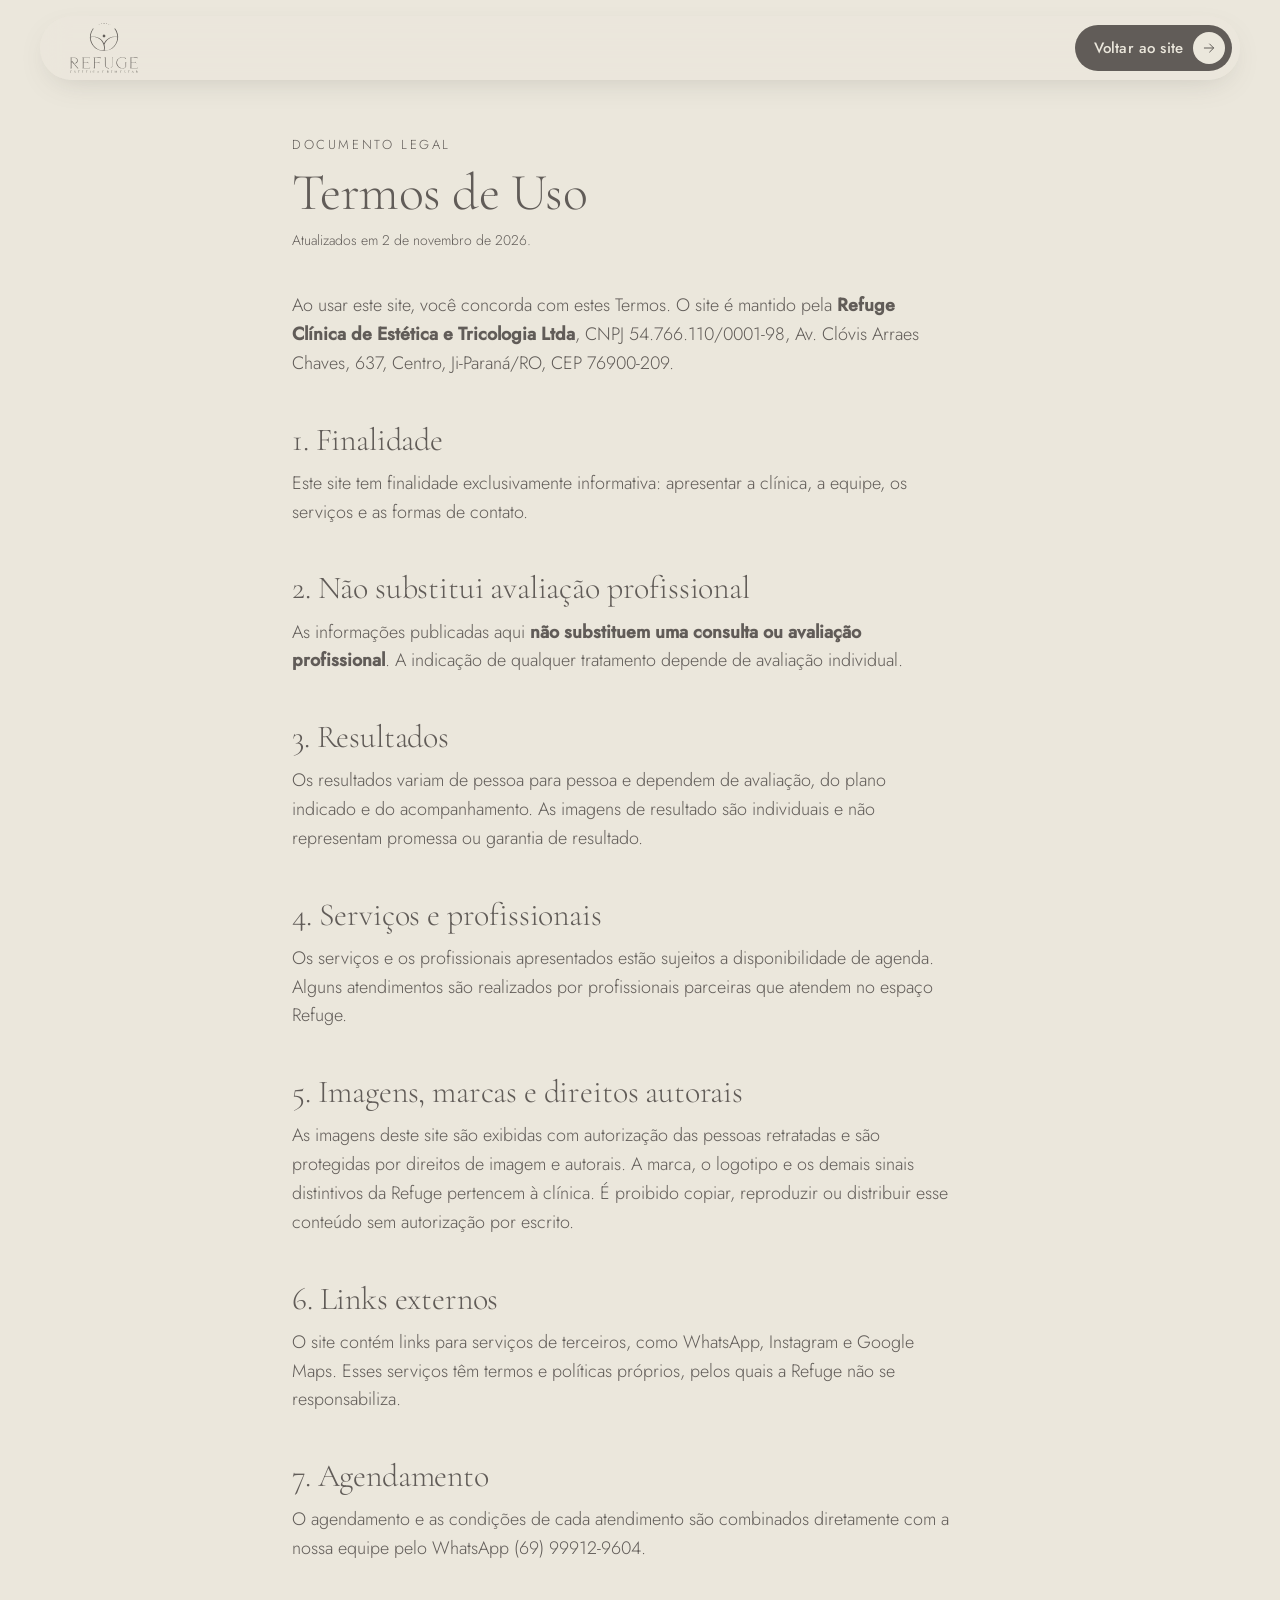
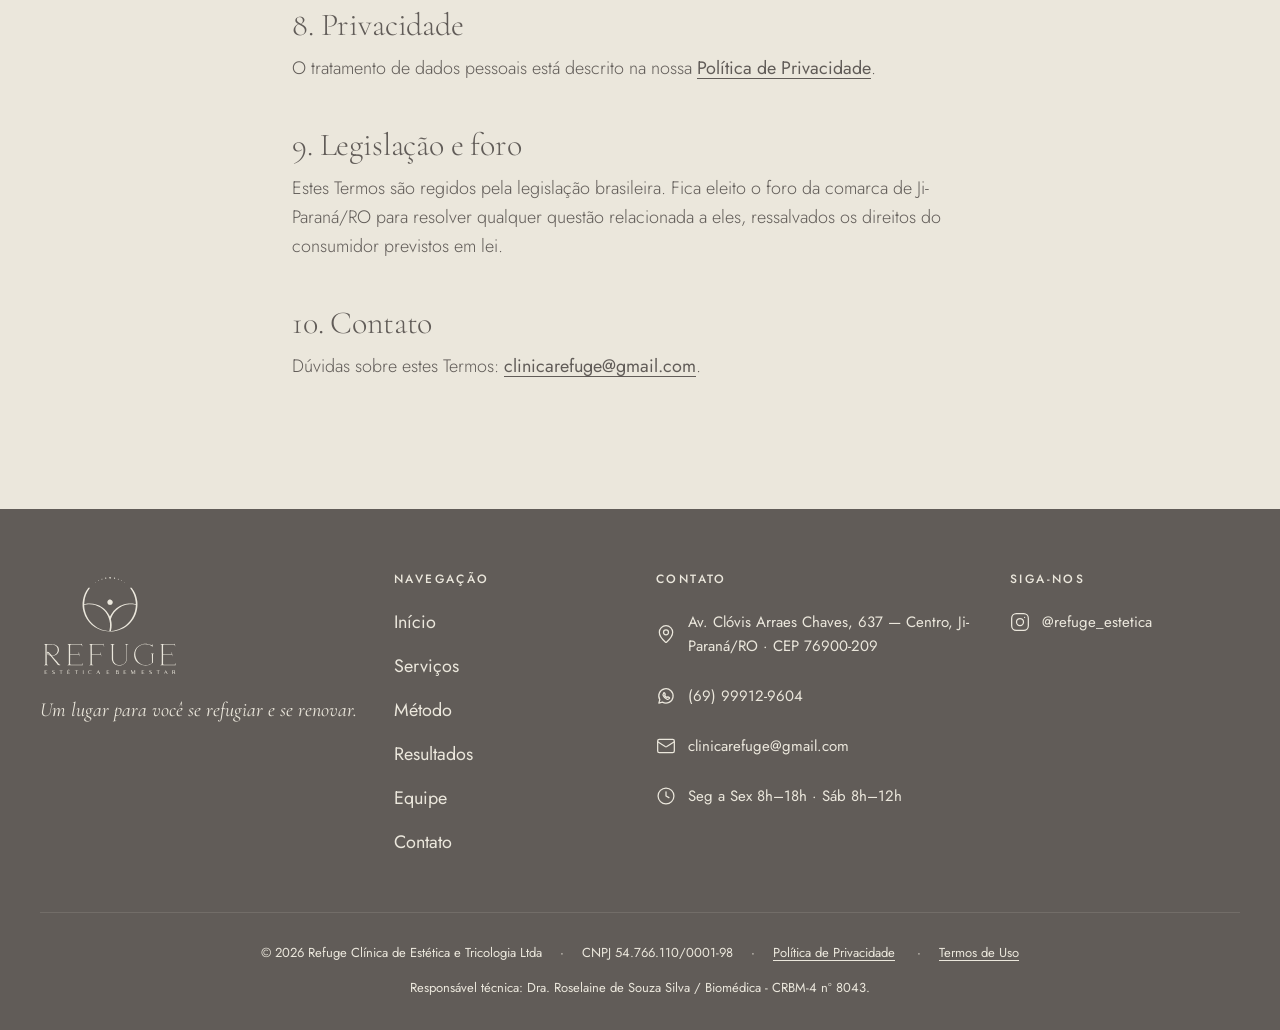
<file: termos-de-uso.html>
<!DOCTYPE html>
<!-- Gerado por tools/build.mjs a partir de tools/templates/termos-de-uso.html — edite o template. -->
<html lang="pt-BR">
<head>
  <meta charset="utf-8">
  <meta name="viewport" content="width=device-width, initial-scale=1, viewport-fit=cover">
  <meta name="theme-color" content="#615C58">
  <link rel="preload" href="assets/fonts/cormorant-garamond-latin-300-normal.woff2" as="font" type="font/woff2" crossorigin>
  <link rel="preload" href="assets/fonts/jost-latin-300-normal.woff2" as="font" type="font/woff2" crossorigin>
  <link rel="stylesheet" href="assets/css/main.css?v=752e4b8518">
  <link rel="icon" href="favicon.ico" sizes="32x32">
  <link rel="icon" href="icon-192.png" type="image/png" sizes="192x192">
  <link rel="apple-touch-icon" href="icon-180.png">
  <link rel="manifest" href="site.webmanifest">
  <script src="assets/js/main.js?v=461611d603" defer></script>

  <title>Termos de Uso | Refuge Estética e Bem-Estar</title>
  <meta name="description" content="Termos de uso do site da Refuge Clínica de Estética e Tricologia, em Ji-Paraná/RO.">
  <link rel="canonical" href="https://{{DOMINIO}}/termos-de-uso.html">
  <meta name="robots" content="index,follow">
</head>
<body>
  <svg xmlns="http://www.w3.org/2000/svg" class="sprite" aria-hidden="true" focusable="false"><symbol id="wordmark" viewBox="0 0 3080 508"><path fill="currentColor" fill-rule="evenodd" d="M 876.1 2.0 C 872.6 7.7, 882.1 7.4, 707.2 7.7 C 548.2 8.0, 547 8.0, 547 10.0 C 547 11.6, 547.6 12, 550.9 12 C 562.1 12, 575.3 21.6, 578.4 32.0 C 579.8 36.8, 580 60.3, 580 254.1 L 580 470.9 577.8 476.7 C 573.9 487.4, 561.5 496, 549.8 496 C 547.5 496, 546.9 496.4, 547.1 497.7 C 547.5 499.4, 556.2 499.5, 712.5 499.7 C 826.9 499.8, 878.8 500.2, 882 501.0 C 884.4 501.6, 887.7 503.3, 889.2 504.7 C 891.6 507.0, 892.2 507.2, 893.3 505.9 C 894.7 504.4, 912 449.5, 912 446.6 C 912 442.8, 908.1 446.2, 906.0 452 C 899.7 468.4, 889.7 482.5, 881 487.1 L 876.5 489.5 754 489.5 L 631.5 489.5 625.5 487.1 C 618.1 484.1, 612.7 478.8, 611.1 472.8 C 610.2 469.5, 610.0 441.5, 610.2 358.2 L 610.5 247.9 707.7 247.9 C 772.7 248.0, 805.8 248.3, 807.7 249.0 C 816.3 252.3, 823.2 264.1, 829.4 286.2 C 830.7 290.7, 831.4 292, 833.0 292 C 834.1 292, 835 291.3, 835 290.4 C 835 288.2, 813.1 197.9, 811.9 195.1 C 811.3 193.7, 810.3 192.9, 809.2 193.2 C 807.2 193.6, 807.2 193.4, 809.3 205.3 C 812.4 222.3, 810.9 231.7, 804.7 235.5 C 801.5 237.4, 798.8 237.5, 706 237.5 L 610.5 237.5 610.2 138.1 C 610.0 70.5, 610.3 37.4, 611.0 34.8 C 612.5 29.1, 618.1 23.4, 624.8 20.7 L 630.5 18.5 747 18.5 L 863.5 18.5 868.0 21.1 C 876.5 26.1, 882.4 34.4, 890.5 52.4 C 893.0 57.9, 895.3 61.6, 896.3 61.8 C 897.2 62.0, 898 61.5, 898 60.8 C 898 57.7, 879.5 0, 878.5 0 C 877.9 0, 876.8 0.9, 876.1 2.0 M 1382.5 1.8 C 1382.2 2.8, 1380.2 4.5, 1378.2 5.5 C 1374.6 7.4, 1370.0 7.5, 1214 8 C 1072.4 8.4, 1053.5 8.6, 1053.5 9.9 C 1053.5 11.0, 1055.1 11.7, 1059.4 12.2 C 1071.5 13.7, 1081.0 20.9, 1084.7 31.3 C 1086.4 36.2, 1086.5 47.8, 1086.5 254.5 L 1086.5 472.5 1083.2 479.1 C 1078.5 488.6, 1070.6 494.0, 1059.2 495.5 C 1053.8 496.2, 1051.7 497.6, 1054.0 499.0 C 1056.0 500.2, 1148.7 500.1, 1149.5 498.9 C 1150.5 497.2, 1149.4 496.7, 1142.8 495.8 C 1131.3 494.2, 1123.1 487.8, 1118.7 477 L 1116.5 471.5 1116.2 360.5 C 1116.0 299.5, 1116.3 249.2, 1116.7 248.8 C 1117.2 248.3, 1161.3 247.9, 1214.8 247.9 C 1308.2 248.0, 1312.2 248.0, 1315.8 249.9 C 1323.9 254.0, 1329.5 263.7, 1335.2 283.3 C 1337.3 290.9, 1339.1 293.2, 1341.0 291.3 C 1342.2 290.1, 1319.4 196.0, 1317.4 194.0 C 1314.5 191.1, 1313.9 194.1, 1315.5 202.5 C 1316.4 206.9, 1317.2 214.3, 1317.3 219 C 1317.5 228.4, 1316.3 231.9, 1311.6 235.4 C 1308.8 237.4, 1308.4 237.5, 1212.9 237.7 L 1117.0 238.0 1116.4 235.7 C 1116.1 234.5, 1116.0 189.1, 1116.2 135 L 1116.5 36.5 1118.8 31.7 C 1121.2 26.8, 1126.3 22.5, 1133 19.9 C 1138.7 17.6, 1363.7 17.2, 1369.7 19.5 C 1379.0 23.0, 1388.5 37.0, 1397.9 60.7 C 1400.4 67.0, 1401.6 69, 1403.1 69 C 1404.1 69, 1405 68.7, 1405 68.3 C 1405 67.4, 1389.2 10.5, 1387.3 4.7 C 1385.8 -0.0, 1383.5 -1.4, 1382.5 1.8 M 2352.6 0.7 C 2352.3 1.2, 2347.6 1.9, 2342.2 2.3 C 2251.1 8.1, 2167.3 62.7, 2127.4 142.1 C 2098.6 199.3, 2093.6 270.9, 2114.1 332.4 C 2138.4 405.4, 2197.5 464.5, 2272.3 490.5 C 2304.1 501.6, 2330.8 506.0, 2366.5 506.0 C 2435.9 506.1, 2481.0 489.7, 2531.2 446.1 L 2540.9 437.7 2541.2 344.6 C 2541.5 240.0, 2541.0 246.7, 2549.0 237.6 C 2553.7 232.3, 2559.1 229.5, 2567.9 227.7 C 2571.4 227.0, 2574.5 225.8, 2574.7 225.2 C 2575.0 224.2, 2565.3 224.0, 2529.8 224.2 C 2484.0 224.5, 2477.3 225.1, 2491.5 227.7 C 2500.1 229.3, 2507.4 233.3, 2511.6 238.8 C 2518.2 247.5, 2518 243.2, 2518 350.1 L 2518 446.9 2510.4 452.5 C 2482.5 473.2, 2451.4 486.6, 2417.9 492.4 C 2385.1 498.0, 2344.0 496.7, 2314.3 489.1 C 2222.4 465.4, 2150.6 381.4, 2132.9 277 C 2130.2 260.8, 2129.1 226.0, 2130.9 209.8 C 2140.5 123.2, 2198.0 52.6, 2282.5 23.9 C 2322.8 10.2, 2366.6 6.8, 2408.9 14.0 C 2453.0 21.6, 2494.4 39.5, 2525.9 64.9 C 2529.5 67.7, 2533.1 69.9, 2533.9 69.7 C 2535.3 69.5, 2535.5 65.6, 2535.5 38.9 C 2535.5 9.1, 2535.4 8.5, 2533.5 8.5 C 2531.8 8.5, 2531.4 9.3, 2530.9 14.0 C 2529.8 23.9, 2525.7 33.3, 2522.0 34.4 C 2520.9 34.8, 2514.8 32.9, 2507.3 29.8 C 2475.3 16.9, 2444.6 8.5, 2414.5 4.5 C 2390.0 1.2, 2353.7 -0.9, 2352.6 0.7 M 3043.1 2.0 C 3039.6 7.7, 3049.0 7.4, 2874.5 8 C 2733.3 8.4, 2714.5 8.6, 2714.5 9.9 C 2714.5 11.0, 2716.1 11.6, 2720.1 12.1 C 2735.1 14.0, 2744.6 23.4, 2747.0 38.6 C 2747.7 43.3, 2747.9 113.3, 2747.7 258.5 C 2747.5 461.0, 2747.4 471.7, 2745.6 476.1 C 2741.7 486.2, 2732.9 493.2, 2721.3 495.3 C 2716.6 496.2, 2714.5 497.0, 2714.5 498.0 C 2714.5 499.3, 2736.5 499.5, 2879 499.7 C 2993.1 499.8, 3045.0 500.2, 3048.6 501.0 C 3051.6 501.6, 3054.9 503.1, 3056.5 504.6 C 3058.8 506.7, 3059.4 506.9, 3060.5 505.8 C 3062.6 503.6, 3080.0 446.6, 3078.9 445.5 C 3077.4 444.0, 3075.5 446.7, 3071.4 456.4 C 3066.8 467.1, 3059.7 478.2, 3054.5 482.8 C 3046.3 489.9, 3056.1 489.4, 2927 489.7 C 2850.7 489.9, 2807.7 489.7, 2802.5 489.0 C 2791.4 487.6, 2784.5 483.9, 2780.5 477.5 L 2777.5 472.6 2777.2 360.3 C 2777.0 270.0, 2777.2 247.9, 2778.2 247.9 C 2778.9 247.9, 2822.9 247.9, 2875.9 248 C 2972.1 248.0, 2972.4 248.0, 2976.8 250.1 C 2984.2 253.7, 2990.9 265.2, 2995.3 281.7 C 2997.7 290.5, 3000.1 293.9, 3001.9 291.0 C 3002.4 290.2, 3002.7 289.3, 3002.5 289.0 C 3002.3 288.7, 2997.1 267.5, 2990.9 241.9 C 2984.8 216.4, 2979.1 194.8, 2978.3 194.0 C 2975.3 190.8, 2974.6 194.3, 2976.3 203.6 C 2979.5 220.9, 2978.2 231.6, 2972.3 235.5 C 2969.5 237.4, 2967.1 237.5, 2873.5 237.5 L 2777.5 237.5 2777.5 136.5 L 2777.5 35.5 2779.7 31.3 C 2782.3 26.4, 2786.7 22.7, 2793.0 20.2 C 2797.2 18.6, 2804.8 18.5, 2914 18.5 L 3030.5 18.5 3034.5 20.6 C 3043.2 25.3, 3053.4 40.0, 3060.2 57.7 C 3061.4 60.9, 3062.3 62, 3064.0 62 C 3065.4 62, 3066.0 61.5, 3065.7 60.6 C 3065.4 59.9, 3061.8 48.3, 3057.6 34.9 C 3047.1 0.8, 3046.8 0, 3045.5 0 C 3044.9 0, 3043.8 0.9, 3043.1 2.0 M 0.1 9.6 C 0.4 11.1, 1.8 11.6, 6.6 12.1 C 17.6 13.3, 27.2 19.9, 31.4 28.9 L 33.5 33.5 33.7 251.9 C 33.9 443.0, 33.8 471.0, 32.5 475.5 C 29.4 486.0, 18.6 494.3, 6.2 495.6 C 0.0 496.2, -2.2 498.1, 1.9 499.2 C 6.3 500.4, 95.3 499.9, 96.7 498.8 C 98.6 497.1, 96.5 496.0, 91.5 495.9 C 79.8 495.7, 68.7 486.3, 65.4 473.8 C 63.5 466.8, 63.2 42.8, 65.1 35.5 C 66.6 29.1, 71.9 23.5, 78.7 20.8 C 84.4 18.5, 85.1 18.5, 131 18.1 C 190.1 17.7, 205.7 19.1, 231 26.6 C 290.5 44.4, 324.0 90.5, 321.7 151.5 C 319.4 208.2, 280.2 255.0, 219.9 272.9 C 209.6 276.0, 188.9 279.5, 186.5 278.6 C 185.8 278.3, 170.6 260.9, 152.7 239.7 C 118.1 198.9, 112.2 192.8, 102.0 187.7 C 92.9 183.2, 82.2 183.0, 76.6 187.3 C 66.0 195.4, 65.4 209.8, 74.9 229.5 C 87.3 255.0, 113.7 274.8, 146.5 283.2 L 155.2 285.5 235.3 380.8 C 279.4 433.3, 316.9 478.3, 318.7 480.8 C 324.4 489.0, 323.9 494.1, 317.1 495.5 C 311.9 496.7, 311.6 496.9, 312.9 498.4 C 314.7 500.6, 394.2 500.5, 396.0 498.4 C 397.4 496.7, 397.1 496.6, 388.5 494.9 C 385.2 494.3, 378.9 492.1, 374.5 489.9 C 357.7 481.9, 356.1 480.3, 272.2 381.0 C 229.7 330.8, 195 289.3, 195 288.9 C 195 288.5, 197.8 287.9, 201.2 287.5 C 217.7 285.8, 239.1 280.4, 253.7 274.4 C 314.8 249.1, 350 202.1, 350 145.7 C 350 76.7, 308.6 29.7, 234.2 14.4 C 206.3 8.7, 206.5 8.7, 99.1 8.2 C 3.5 7.8, -0.1 7.9, 0.1 9.6 M 1549.5 9 C 1548.4 10.7, 1550.0 12, 1553.3 12 C 1562.1 12, 1572.7 17.6, 1577.5 24.8 C 1583.2 33.4, 1582.9 26.3, 1582.9 193.6 C 1582.9 293.4, 1583.3 351.4, 1584.0 358.1 C 1592.0 437.5, 1649.2 494.8, 1730.5 505.0 C 1743.3 506.6, 1771.3 506.3, 1785.5 504.5 C 1861.9 494.4, 1915.6 447.7, 1929.9 378.8 C 1933.9 359.7, 1934 356.3, 1934.0 199.0 C 1934.0 102.4, 1934.4 42.9, 1935.0 38.6 C 1936.2 30.2, 1939.9 23.0, 1945.4 18.3 C 1949.5 14.8, 1959.8 11, 1965.1 11 C 1967.0 11, 1968 10.4, 1968 9.5 C 1968 8.1, 1963.0 8, 1929.4 8 C 1893.2 8, 1890.8 8.1, 1891.1 9.7 C 1891.4 11.0, 1892.9 11.6, 1897.0 12.1 C 1912.2 14.1, 1921.6 23.2, 1924.0 38.6 C 1924.7 43.4, 1924.9 92.2, 1924.7 199.5 C 1924.3 369.3, 1924.7 359.8, 1917.9 385.7 C 1899.6 456.6, 1839.4 497.2, 1756.5 494.7 C 1714.5 493.4, 1680.8 479.6, 1654.0 452.9 C 1629.1 427.9, 1615.8 397.1, 1612.9 357.0 C 1611.6 338.8, 1611.7 47.8, 1613.0 38.7 C 1615.2 23.5, 1624.7 14.0, 1639.8 12.2 C 1644.0 11.6, 1645.5 11.0, 1645.8 9.7 C 1646.1 8.1, 1643.2 8, 1598.1 8 C 1567.2 8, 1549.8 8.3, 1549.5 9 M 80.3 209.5 C 79.1 212.5, 80.7 220.9, 83.4 226.4 C 90.5 241.0, 106.0 255.2, 125.5 265.0 C 132.1 268.3, 139.0 271.3, 141 271.6 L 144.5 272.2 141.9 269.3 C 140.4 267.8, 132.8 258.8, 124.9 249.5 C 100.4 220.3, 94.1 213.4, 90.2 210.6 C 85.9 207.7, 81.2 207.1, 80.3 209.5"/></symbol><symbol id="simbolo" viewBox="0 0 1516 1498"><path fill="currentColor" fill-rule="evenodd" d="M 750.5 44.6 C 734.0 53.3, 734.0 75.1, 750.4 83.7 C 754.4 85.8, 764.5 85.8, 768.5 83.7 C 784.8 75.2, 784.9 53.2, 768.7 44.9 C 764.1 42.5, 754.7 42.4, 750.5 44.6 M 639.2 59.6 C 627.7 65.4, 627.5 81.4, 638.8 87.7 C 652.4 95.4, 667.9 80.2, 660.6 66.3 C 656.9 59.2, 646.4 55.9, 639.2 59.6 M 867.9 60.2 C 862.3 64.0, 860.5 67.4, 860.5 73.9 C 860.5 90.4, 880.3 95.8, 889.7 82.0 C 898.6 68.9, 881.0 51.3, 867.9 60.2 M 539.4 89.3 C 529.1 99.6, 540.2 115.7, 553.3 109.4 C 562.1 105.3, 562.4 91.8, 553.9 87.4 C 548.8 84.8, 543.2 85.5, 539.4 89.3 M 967.6 88.0 C 962.0 92.5, 960.5 99.1, 963.9 104.7 C 972.4 118.6, 992.9 106.4, 985.4 91.9 C 982.4 86.1, 972.7 84.0, 967.6 88.0 M 454.3 125.5 C 445.1 130.1, 448.6 144.4, 459 144.4 C 462.4 144.4, 463.7 143.8, 466.1 141.2 C 473.5 132.8, 464.3 120.5, 454.3 125.5 M 1058.3 125.9 C 1047.7 132.4, 1056.5 148.7, 1067.7 143.3 C 1075.1 139.7, 1075.8 130.8, 1069.1 126.2 C 1064.9 123.4, 1062.4 123.4, 1058.3 125.9 M 372.6 175.7 C 370.4 178.2, 370.5 183.2, 372.7 185.2 C 378.8 190.6, 388.0 183.6, 383.2 177.1 C 380.7 173.7, 375.2 173.0, 372.6 175.7 M 1139.5 176.2 C 1136.7 180.2, 1138.1 185.3, 1142.6 187.0 C 1146.6 188.5, 1151.8 184.8, 1151.9 180.4 C 1152.0 174.7, 1142.7 171.6, 1139.5 176.2 M 192.7 324.2 C 171.4 349.3, 140.1 398.0, 120.2 436.6 C 78.2 518.5, 54.8 599.1, 45.3 694.5 C 42.8 720.0, 42.7 790.8, 45.3 816 C 52.8 891.6, 69.1 958.1, 95.6 1021.7 C 216.3 1311.7, 513.1 1484.7, 834.5 1452.4 C 1136.5 1422.0, 1381.8 1212.2, 1453.8 922.5 C 1472.7 846.7, 1478.5 762.2, 1470.4 683.5 C 1458.9 572.3, 1420.8 466.0, 1358.4 371.5 C 1347.0 354.0, 1324.9 323.9, 1321.1 320.6 C 1319.1 318.8, 1318.4 318.8, 1299.8 320.4 C 1289.2 321.3, 1280.3 322.3, 1280.0 322.5 C 1279.4 323.2, 1279.0 322.6, 1291.6 339.1 C 1365.9 436.8, 1413.1 555.2, 1426.9 678.5 C 1430.3 709.1, 1432.1 745.2, 1430.2 746.3 C 1429.8 746.5, 1422.3 745.3, 1413.5 743.4 C 1309.3 721.7, 1201.4 727.6, 1102.5 760.4 C 1003.9 793.0, 919.4 849.3, 849.6 928.8 C 812.8 970.7, 784.6 1013.6, 763.4 1059.7 C 760.5 1066.0, 757.9 1071.4, 757.6 1071.7 C 757.3 1072.0, 755.6 1068.9, 753.8 1064.8 C 733.0 1017.9, 704.3 972.0, 669.7 930.6 C 656.5 914.7, 619.9 878.2, 603.3 864.2 C 483.9 763.9, 330.5 717.3, 171.5 733.0 C 148.4 735.3, 103.8 742.9, 90.3 746.8 C 88.5 747.4, 86.8 747.5, 86.5 747.2 C 84.8 745.5, 86.7 708.0, 90.0 678.5 C 103.7 555.3, 150.8 437.0, 225.3 339.1 C 237.8 322.7, 237.5 323.2, 236.9 322.6 C 236.4 322.1, 203.3 319, 199.0 319 C 197.9 319, 195.1 321.3, 192.7 324.2 M 749 628.5 C 741.5 629.9, 733.6 632.6, 726.5 636.2 C 715.4 641.8, 702.0 655.2, 696.7 666 C 678.8 701.7, 692.6 744.3, 727.5 761.5 C 739.3 767.4, 747.1 769.2, 759.5 769.2 C 792.5 769.2, 821.4 746.3, 828.5 714.4 C 831.0 703.4, 830.1 686.2, 826.6 676.1 C 819.1 654.8, 801.3 637.6, 779.5 630.7 C 773.6 628.9, 754.7 627.5, 749 628.5 M 183 748.0 C 156.2 749.9, 127.2 754.3, 102.5 760.1 C 84.8 764.3, 86 763.3, 86 773.8 C 86 804.6, 92.0 856.5, 100.1 896 C 158.8 1180.9, 394.1 1401.3, 678 1437.4 C 693.8 1439.4, 724.4 1441.9, 733.2 1441.9 L 739.9 1442 741.4 1436.7 C 745.9 1421.7, 753.4 1381.2, 755.9 1358.5 C 760.5 1316.7, 759.9 1263.7, 754.4 1223.7 C 741.0 1126.5, 702.4 1034.6, 643.1 958.5 C 614.2 921.3, 575.5 883.3, 538.5 855.6 C 468.0 802.8, 382.9 766.6, 298.5 753.5 C 263.4 748.0, 214.5 745.7, 183 748.0 M 1255 748.1 C 1092.6 761.3, 941.5 852.1, 845.6 994.0 C 817.1 1036.3, 796.7 1079.2, 783.9 1124.0 C 780.1 1137.3, 780.0 1137.5, 781.5 1142.5 C 786.0 1157.1, 793.5 1193.3, 796.4 1214.5 C 806.1 1285.3, 802.2 1358.7, 784.9 1427.1 C 780.7 1443.8, 779.8 1442.4, 794.2 1441.5 C 996.5 1430.1, 1184.7 1323.6, 1306.7 1151.5 C 1348.2 1092.8, 1383.3 1019.4, 1403.9 948 C 1419.7 893.1, 1429.7 830.5, 1430.2 782.5 L 1430.5 764.6 1421.5 762.3 C 1396.3 755.8, 1366.8 750.9, 1339.3 748.4 C 1320.9 746.8, 1272.9 746.6, 1255 748.1"/></symbol><symbol id="logo" viewBox="0 0 3200 2392"><path fill="currentColor" fill-rule="evenodd" d="M 1595.1 92.0 C 1587.4 95.1, 1583 101.7, 1583 110 C 1583 129.3, 1608.3 135.9, 1617.8 119.1 C 1621.8 111.9, 1620.1 101.1, 1614.1 96.2 C 1608.6 91.7, 1600.4 89.9, 1595.1 92.0 M 1498.5 105.1 C 1489.9 107.7, 1485.8 116.7, 1489.6 124.6 C 1494.0 133.9, 1505.9 135.4, 1512.9 127.4 C 1515.5 124.4, 1516 123.1, 1516 118.3 C 1516 113.1, 1515.7 112.4, 1512.1 108.8 C 1509.9 106.7, 1507.3 105, 1506.1 105 C 1505.0 105, 1503.5 104.8, 1502.8 104.5 C 1502.0 104.3, 1500.1 104.5, 1498.5 105.1 M 1700.1 105.0 C 1686.6 108.1, 1686.2 127.6, 1699.6 132.0 C 1708.1 134.8, 1718 127.5, 1718 118.4 C 1718 110.0, 1708.7 103.0, 1700.1 105.0 M 1411.3 129.9 C 1407.7 131.4, 1405 135.9, 1405 140.2 C 1405 148.3, 1415.2 154.0, 1421.7 149.4 C 1432.7 141.7, 1423.7 124.9, 1411.3 129.9 M 1784.7 130.5 C 1775.0 135.9, 1778.8 151, 1790 151 C 1795.9 151, 1801 146.0, 1801 140.1 C 1801 131.9, 1791.8 126.5, 1784.7 130.5 M 1332.2 165.0 C 1327.3 169.5, 1328.2 176.2, 1334.1 179.4 C 1343.1 184.2, 1350.8 172.8, 1343.7 165.2 C 1341.0 162.3, 1335.2 162.2, 1332.2 165.0 M 1861.5 166.0 C 1857.5 170.8, 1858.6 176.1, 1864.1 179.4 C 1867.8 181.5, 1871.2 180.8, 1874.5 177.3 C 1879.5 171.9, 1875.4 163, 1868 163 C 1864.9 163, 1863.6 163.6, 1861.5 166.0 M 1263.2 207.5 C 1261.8 208.5, 1261 210.1, 1261 211.9 C 1261 218.0, 1268.9 220.1, 1271.9 214.7 C 1273.3 212.3, 1273.2 211.8, 1271.3 209.2 C 1268.8 205.9, 1266.2 205.3, 1263.2 207.5 M 1935.0 208.6 C 1932.5 211.7, 1932.5 212.8, 1934.5 215.7 C 1936.4 218.5, 1941.0 218.7, 1943.3 216.1 C 1945.7 213.5, 1945.4 209.4, 1942.7 207.5 C 1939.5 205.3, 1937.4 205.6, 1935.0 208.6 M 1106.4 335.3 C 1105.9 336.1, 1100.6 343.1, 1094.7 350.8 C 980.3 501.4, 943.4 705.2, 997.5 888.7 C 1064.9 1117.2, 1256.2 1284.7, 1494 1323.4 C 1705.9 1357.9, 1920.5 1287.2, 2061.4 1136.4 C 2169.6 1020.6, 2227.9 873.6, 2227.9 716.5 C 2227.9 695.8, 2226.3 663.8, 2224.5 650.5 C 2224.2 648.3, 2223.5 642.4, 2222.9 637.5 C 2216.5 585.4, 2197.7 517.7, 2177.5 473.5 C 2176.1 470.4, 2175 467.7, 2175 467.5 C 2175 466.6, 2160.8 437.9, 2154.6 426.5 C 2138.9 397.0, 2115.3 361.4, 2094.2 335.1 C 2093.1 333.8, 2091.1 333.7, 2075.7 334.9 C 2066.2 335.6, 2058.1 336.4, 2057.7 336.6 C 2057.3 336.9, 2062.0 343.7, 2068.1 351.7 C 2135.4 440.7, 2176.1 545.2, 2187.4 658 C 2189.8 681.1, 2190.6 709, 2189.0 709 C 2188.3 709, 2180.0 707.4, 2170.6 705.5 C 2132.4 697.8, 2108.2 695.5, 2065.5 695.5 C 2007.7 695.5, 1962.3 702.3, 1910.0 718.5 C 1792.1 755.3, 1690.3 835.9, 1625.9 943.5 C 1618.7 955.6, 1601 990.6, 1601 992.8 C 1601 996.0, 1598.5 993.1, 1595.3 986.2 C 1556.4 900.8, 1496.4 829.9, 1418.8 778.1 C 1307.6 703.8, 1168.6 677.8, 1031.5 705.5 C 1024.9 706.8, 1017.9 708.4, 1016.0 708.9 C 1014.0 709.5, 1012.1 710, 1011.6 710 C 1010.3 710, 1011.5 677.3, 1013.4 658 C 1024.8 545.3, 1065.2 441.4, 1132.3 352.3 C 1138.2 344.6, 1143 337.8, 1143 337.3 C 1143 336.8, 1136.3 335.8, 1128.2 335.1 C 1109.6 333.6, 1107.7 333.6, 1106.4 335.3 M 1591.5 605.5 C 1582.4 607.7, 1579.7 608.6, 1574.5 611.1 C 1552.7 621.4, 1539.6 642.4, 1539.6 667 C 1539.6 693.6, 1554.5 715.1, 1579.9 725.4 C 1587.1 728.2, 1588.2 728.4, 1601.5 728.4 C 1614.8 728.4, 1615.8 728.2, 1623.1 725.3 C 1648.0 715.3, 1663 693.6, 1663 667.3 C 1663 639.3, 1647.1 617.3, 1620.2 607.8 C 1614.6 605.8, 1596.3 604.4, 1591.5 605.5 M 1105.5 710.1 C 1078.6 711.1, 1046.8 715.5, 1022.5 721.7 L 1011.5 724.5 1011.1 732.5 C 1010.2 756.5, 1017.0 814.2, 1024.9 848.5 C 1046.7 943.1, 1085.0 1023.0, 1143.8 1096.3 C 1238.7 1214.9, 1377.1 1294.5, 1522.5 1314.4 C 1551.5 1318.3, 1583.0 1320.5, 1584.1 1318.7 C 1587.3 1313.6, 1595.9 1267.5, 1599.1 1238 C 1600.9 1222.4, 1600.9 1163.3, 1599.1 1147 C 1583.6 998.3, 1506.6 869.7, 1384.5 788.5 C 1300.8 733.0, 1206.2 706.4, 1105.5 710.1 M 2047 709.6 C 1931.4 716.3, 1823 766.3, 1738.8 851.6 C 1683.6 907.4, 1647.5 964.3, 1626.5 1028.5 C 1619.2 1050.5, 1619.2 1050.7, 1622.7 1064.5 C 1633.7 1107.7, 1637.9 1141.5, 1637.9 1187 C 1637.9 1231.6, 1633.9 1265.0, 1623.7 1306.2 C 1622.0 1313.2, 1620.8 1319.1, 1621.0 1319.3 C 1622.1 1320.4, 1661.7 1316.8, 1682 1313.8 C 1847.0 1289.5, 1995.8 1193.5, 2090.5 1050.5 C 2124.6 998.9, 2149.7 944.1, 2166.9 884 C 2170.5 871.4, 2171.6 867.1, 2175.4 850.7 C 2183.5 815.8, 2189.9 764.8, 2189.9 734.7 L 2190 725.0 2185.8 723.9 C 2166.6 718.7, 2141.7 714.1, 2118 711.4 C 2105.0 709.9, 2060.5 708.8, 2047 709.6 M 948.4 1614.5 C 947.9 1615.3, 945.4 1616.8, 943 1617.7 C 938.8 1619.3, 926.4 1619.5, 782.5 1620 C 680.3 1620.3, 626.5 1620.8, 626.5 1621.4 C 626.5 1622.0, 629.2 1622.9, 632.5 1623.5 C 644.4 1625.7, 651.9 1631.1, 656.1 1640.2 L 658.5 1645.5 658.5 1860.5 L 658.5 2075.5 656.1 2080.7 C 652.0 2089.7, 644.7 2094.9, 632.7 2097.4 C 629.5 2098.0, 626.8 2099.0, 626.7 2099.5 C 626.5 2100.1, 686.7 2100.6, 789.5 2101.0 C 962.8 2101.5, 956.2 2101.3, 961.5 2106.1 C 965.0 2109.2, 966.5 2108.4, 968.2 2102.7 C 969.1 2099.8, 973.0 2087.1, 977.0 2074.5 C 985.0 2048.9, 985.1 2048.5, 983.0 2048.5 C 981.4 2048.5, 981.4 2048.4, 974.0 2064 C 967.8 2077.1, 962.0 2084.5, 954.9 2088.5 L 949.5 2091.5 830 2091.5 C 717.7 2091.5, 710.1 2091.3, 704.6 2089.7 C 696.5 2087.1, 690.6 2081.2, 689.0 2073.8 C 688.2 2069.9, 687.9 2039.5, 688.1 1961.5 L 688.5 1854.5 784 1854.5 L 879.5 1854.5 883.6 1856.7 C 892.0 1861.1, 897.0 1870.0, 903.0 1890.7 C 904.9 1897.6, 907.2 1900.1, 908.5 1896.7 C 908.8 1896.0, 905.6 1881.5, 901.4 1864.5 C 897.3 1847.4, 892.3 1826.7, 890.3 1818.5 C 886.7 1803.4, 885.0 1799.5, 882.9 1801.6 C 882.1 1802.4, 882.2 1805.1, 883.4 1811.2 C 885.8 1824.0, 885.5 1834.8, 882.7 1839.1 C 878.6 1845.2, 881.7 1845.0, 780.6 1844.7 L 688.5 1844.5 688.2 1748 C 688.0 1680.8, 688.2 1650.1, 689.0 1647.0 C 690.4 1641.4, 693.2 1637.5, 697.8 1634.6 C 706.2 1629.3, 702.9 1629.5, 823.5 1629.5 L 935.5 1629.5 940.2 1631.8 C 947.8 1635.6, 953.4 1642.8, 961.2 1658.7 C 965.1 1666.7, 968.7 1672.9, 969.3 1672.6 C 971.1 1672.0, 970.6 1669.6, 965.5 1653.5 C 962.9 1645.2, 959.0 1632.7, 956.8 1625.7 C 952.8 1612.7, 951.1 1610.4, 948.4 1614.5 M 1444.5 1614.9 C 1440.3 1619.5, 1443.8 1619.4, 1279.2 1619.7 C 1147.0 1620.0, 1123 1620.2, 1123 1621.4 C 1123 1622.3, 1124.7 1623.0, 1128.2 1623.4 C 1140.7 1625.0, 1151.0 1633.1, 1154.1 1644 C 1155.2 1647.6, 1155.5 1688.6, 1155.5 1861 C 1155.5 2100.8, 1156.2 2079.4, 1147.6 2088.2 C 1142.5 2093.4, 1137.7 2095.8, 1129.3 2097.3 C 1125.3 2097.9, 1123 2098.8, 1123 2099.7 C 1123 2100.7, 1131.7 2101, 1167.9 2101 C 1192.6 2101, 1213.4 2101.2, 1214.1 2101.4 C 1214.9 2101.7, 1216.1 2101.5, 1217 2100.9 C 1219.1 2099.6, 1216.6 2098.0, 1212.2 2098.0 C 1203.1 2097.9, 1191.8 2090.2, 1187.6 2081.1 L 1185.5 2076.5 1185.5 1965.5 L 1185.5 1854.5 1281 1854.5 L 1376.5 1854.5 1381.0 1857.1 C 1388.1 1861.3, 1394.3 1872.0, 1398.4 1887 C 1401.0 1896.7, 1401.8 1898.1, 1403.7 1897.7 C 1404.7 1897.5, 1405.4 1896.5, 1405.3 1895.4 C 1405.2 1893.0, 1384.1 1806.5, 1382.9 1803.2 C 1381.9 1800.8, 1379.4 1800.1, 1378.7 1802.2 C 1378.5 1802.8, 1379.0 1806.1, 1379.8 1809.4 C 1382.1 1819.1, 1381.9 1835.8, 1379.5 1839.1 C 1375.3 1844.7, 1380.0 1844.5, 1279.0 1844.5 L 1185.5 1844.5 1185.2 1746.5 C 1184.9 1636.9, 1184.5 1643.3, 1192.0 1636.6 C 1200.2 1629.1, 1194.0 1629.5, 1319.5 1629.5 C 1425.8 1629.5, 1431.6 1629.5, 1434.8 1631.3 C 1443.1 1635.8, 1450.9 1647.6, 1459.5 1668.5 C 1461.5 1673.4, 1463.8 1678.1, 1464.5 1678.9 C 1467.1 1681.6, 1467.3 1677.3, 1465.0 1668.7 C 1459.8 1649.4, 1450.0 1614.8, 1449.4 1613.9 C 1448.5 1612.4, 1446.4 1612.8, 1444.5 1614.9 M 2388.5 1613.5 C 2362.2 1616.0, 2342.9 1620.0, 2321.5 1627.1 C 2235.7 1655.6, 2173.6 1723.7, 2155.9 1808.5 C 2149.5 1838.8, 2149.0 1875.4, 2154.5 1905.2 C 2166.2 1969.2, 2204.4 2026.5, 2260 2063.4 C 2305.0 2093.4, 2354.4 2107.9, 2411.5 2107.9 C 2476.4 2107.9, 2527.7 2089.4, 2570 2050.5 C 2572.4 2048.3, 2576.0 2045.2, 2578 2043.7 L 2581.5 2041.0 2582 1948.2 L 2582.5 1855.5 2585.1 1850.5 C 2589.8 1841.6, 2597.7 1836.2, 2607.6 1835.2 C 2613.0 1834.7, 2616.6 1832.5, 2613.8 1831.5 C 2613.1 1831.2, 2593.1 1831.0, 2569.5 1831.2 C 2532.0 1831.4, 2526.5 1831.6, 2526.5 1833 C 2526.5 1834.0, 2528.1 1834.6, 2532.6 1835.1 C 2541.6 1836.1, 2548.8 1840.2, 2553.5 1847.0 C 2559.0 1854.9, 2558.9 1853.6, 2558.9 1955.6 L 2559 2049.8 2552.2 2054.7 C 2516.2 2080.8, 2483.1 2093.1, 2438.8 2097.0 C 2422.8 2098.5, 2394.7 2097.7, 2380.5 2095.5 C 2278.2 2079.6, 2197.5 1991.6, 2180.3 1877.3 C 2178.2 1863.2, 2177.9 1824.3, 2179.8 1811.5 C 2195.0 1709.3, 2273.1 1636.1, 2380.5 1623.5 C 2445.4 1615.9, 2519.0 1636.3, 2566.4 1675.0 C 2576.5 1683.2, 2576 1684.6, 2576 1650 C 2576 1621.2, 2575.9 1620, 2574.1 1620 C 2572.5 1620, 2572.1 1621.0, 2571.5 1625.7 C 2570.3 1635.3, 2565.1 1646, 2561.7 1646 C 2561.2 1646, 2553.5 1643.1, 2544.6 1639.6 C 2512.7 1626.9, 2484.7 1619.6, 2453 1615.4 C 2441.2 1613.9, 2397.9 1612.6, 2388.5 1613.5 M 3072.5 1614.9 C 3068.3 1619.5, 3071.8 1619.4, 2907.2 1619.7 C 2781.5 1619.9, 2751 1620.2, 2751 1621.3 C 2751 1622.1, 2753.4 1623.0, 2757.3 1623.6 C 2769.6 1625.7, 2778.1 1632.2, 2781.6 1642.0 C 2783.4 1647.3, 2783.5 1654.4, 2783.5 1860.5 C 2783.5 2067.2, 2783.4 2073.6, 2781.5 2078.9 C 2778.0 2089.1, 2768.8 2095.8, 2755.7 2097.6 C 2752.7 2098.0, 2751 2098.7, 2751 2099.6 C 2751 2100.7, 2775.8 2101.0, 2906.7 2101.0 C 2992.4 2101.0, 3066.6 2101.4, 3071.6 2101.9 C 3079.9 2102.7, 3083.4 2103.8, 3088.2 2107.2 C 3089.3 2108.0, 3090.2 2108.1, 3090.9 2107.4 C 3092.5 2105.8, 3109.8 2049.0, 3108.8 2048.4 C 3107.2 2047.3, 3105.9 2049.1, 3100.5 2060.5 C 3092.2 2078.1, 3087.2 2084.5, 3078 2089.5 C 3074.6 2091.4, 3070.6 2091.5, 2955 2091.5 C 2843.1 2091.5, 2835.1 2091.3, 2829.7 2089.7 C 2822.4 2087.4, 2815.6 2081.2, 2814.0 2075.3 C 2813.3 2072.4, 2813.0 2039.4, 2813.2 1962.8 L 2813.5 1854.5 2909 1854.5 L 3004.5 1854.5 3009.3 1857.3 C 3015.7 1861.1, 3020.7 1868.9, 3024.9 1882.1 C 3026.8 1887.8, 3028.7 1893.7, 3029.2 1895.2 C 3030.2 1897.9, 3032.3 1898.8, 3033.4 1897.0 C 3033.7 1896.5, 3031.3 1884.9, 3027.9 1871.3 C 3024.6 1857.6, 3019.6 1837.0, 3016.8 1825.5 C 3010.7 1800.0, 3011.3 1802.0, 3009.4 1801.3 C 3006.8 1800.3, 3006.2 1802.7, 3007.7 1808.3 C 3009.9 1816.7, 3010.5 1832.7, 3008.7 1837.1 C 3005.3 1845.0, 3013.0 1844.5, 2907.5 1844.5 L 2813.5 1844.5 2813.2 1747.1 C 2813.0 1678.5, 2813.3 1648.5, 2814.0 1645.6 C 2815.6 1639.7, 2822.4 1633.5, 2829.7 1631.2 C 2835.1 1629.6, 2842.8 1629.5, 2948 1629.5 L 3060.5 1629.5 3065.9 1632.5 C 3074.0 1636.9, 3081.8 1647.9, 3088.5 1664 C 3091.5 1671.3, 3093.4 1673.9, 3094.9 1672.4 C 3095.5 1671.8, 3094.0 1665.6, 3090.8 1655.5 C 3085.1 1637.1, 3079.0 1617.3, 3078.3 1614.7 C 3077.7 1612.4, 3074.7 1612.5, 3072.5 1614.9 M 91 1621.3 C 91 1622.2, 93.2 1623.0, 97.4 1623.7 C 108.9 1625.6, 116.2 1630.6, 120.6 1639.7 L 123.5 1645.5 123.5 1860.5 L 123.5 2075.5 120.6 2081.2 C 119.1 2084.3, 116.0 2088.5, 113.7 2090.4 C 109.4 2094.1, 99.2 2098, 93.8 2098 C 91.9 2098, 91 2098.5, 91 2099.5 C 91 2100.8, 96.6 2101, 135.9 2101 C 160.6 2101, 181.4 2101.2, 182.1 2101.4 C 182.9 2101.7, 184.1 2101.5, 185 2100.9 C 187.1 2099.6, 184.6 2098.0, 180.2 2098.0 C 171.0 2097.9, 160.3 2090.3, 155.7 2080.5 L 153.5 2075.5 153.2 1862.5 C 152.9 1623.9, 152.3 1643.2, 160.2 1636.5 C 167.6 1630.2, 170.2 1629.8, 211 1629.2 C 271.8 1628.4, 296.2 1630.7, 323.2 1639.9 C 377.3 1658.2, 408.3 1703.6, 405.7 1760.9 C 403.4 1809.5, 372.2 1852.1, 323.7 1872.8 C 308.7 1879.1, 285.6 1884.9, 274.9 1884.9 C 272.7 1884.9, 267.2 1878.9, 241.0 1847.9 C 223.8 1827.6, 206.8 1808.3, 203.3 1805.1 C 187.6 1790.7, 171.7 1787.9, 162.6 1797.9 C 148.2 1813.8, 163.2 1849.5, 193.2 1870.6 C 205.5 1879.3, 232.6 1891, 240.5 1891 C 241.2 1891, 251.2 1902.1, 262.6 1915.7 C 274.1 1929.3, 294.4 1953.5, 307.9 1969.5 C 364.4 2036.6, 398.6 2077.5, 401.7 2081.7 C 408.4 2091.2, 408.0 2095.8, 400.1 2097.7 C 390.8 2099.9, 398.1 2100.5, 437.7 2100.7 C 475.5 2101.0, 481.5 2100.6, 478.1 2098.6 C 477.7 2098.3, 474.1 2097.4, 470.1 2096.6 C 461.1 2094.7, 451.7 2089.8, 441.3 2081.5 C 433.5 2075.4, 424.9 2065.5, 366.1 1996 C 360.7 1989.6, 339.5 1964.5, 318.9 1940.2 C 298.3 1915.8, 281.3 1895.5, 281.2 1895.0 C 281.0 1894.5, 283.7 1893.9, 287.2 1893.5 C 357.4 1886.0, 415.9 1841.4, 429.8 1784.9 C 439.4 1745.3, 430.2 1701.8, 405.9 1672.6 C 381.9 1643.8, 344.3 1627.1, 290.6 1621.4 C 270.9 1619.3, 91 1619.2, 91 1621.3 M 1609 1621.3 C 1609 1622.3, 1610.8 1622.9, 1614.7 1623.4 C 1625.8 1624.8, 1635.0 1631.2, 1639.1 1640.3 L 1641.5 1645.5 1642.0 1804.5 C 1642.6 1978.9, 1642.2 1968.4, 1648.6 1991.9 C 1665.6 2054.8, 1718.5 2098.4, 1788.2 2107.0 C 1802.5 2108.8, 1834.3 2107.7, 1849.1 2105.1 C 1915.2 2093.1, 1961.0 2055.0, 1978.3 1997.8 C 1987.0 1969.2, 1986.9 1969.6, 1987.0 1797.5 C 1987.0 1695.0, 1987.3 1647.2, 1988.0 1644.5 C 1990.7 1634.5, 2001.4 1624.7, 2010.8 1623.4 C 2018.1 1622.5, 2020 1622.0, 2020 1620.9 C 2020 1620.3, 2006.1 1620, 1982 1620 C 1948.8 1620, 1944 1620.1, 1944 1621.5 C 1944 1622.3, 1944.9 1623, 1946.2 1623 C 1954.9 1623, 1966.2 1628.5, 1970.9 1635.1 C 1977.3 1643.9, 1977.0 1634.8, 1976.9 1800.1 C 1976.9 1945.4, 1976.7 1958.5, 1973.9 1975 C 1961.8 2044.3, 1914.0 2087.6, 1840 2096.0 C 1825.3 2097.7, 1797.3 2096.7, 1784.9 2094.0 C 1727.0 2081.7, 1685.8 2041.2, 1674.5 1985.6 C 1671.1 1968.9, 1671 1961.5, 1671.0 1805.5 C 1671.0 1669.1, 1671.2 1648.8, 1672.5 1644.5 C 1676.2 1632.2, 1684.8 1625.4, 1699.2 1623.4 C 1702.3 1623.0, 1704 1622.2, 1704 1621.3 C 1704 1620.2, 1696.3 1620, 1656.5 1620 C 1616.7 1620, 1609 1620.2, 1609 1621.3 M 169.5 1816.5 C 167.4 1818.6, 167.5 1821.8, 170.0 1828.7 C 175.8 1845.4, 193.8 1862.5, 216.5 1873.0 C 221.4 1875.3, 226.3 1877.6, 227.3 1878.1 C 233.1 1881.2, 228.4 1874.6, 206.5 1849 C 179.1 1816.8, 173.8 1812.2, 169.5 1816.5 M 655 2198.9 C 646.3 2205.8, 645.2 2207.5, 648.0 2209.2 C 649.1 2209.9, 651.7 2208.8, 658.0 2204.9 C 669.5 2197.9, 669.5 2197.8, 667.4 2194.6 C 666.5 2193.1, 665.2 2192.0, 664.6 2192.0 C 664.0 2192.0, 659.6 2195.1, 655 2198.9 M 107.4 2216.2 C 107.1 2216.9, 107.0 2236.4, 107.2 2259.5 L 107.5 2301.5 136.5 2301.5 L 165.5 2301.5 165.8 2298.7 C 166.0 2297.0, 165.6 2295.9, 164.8 2295.9 C 164.0 2295.9, 154.0 2295.9, 142.4 2295.9 C 125.2 2296.0, 121.1 2295.8, 120.1 2294.6 C 119.2 2293.6, 119.0 2288.2, 119.2 2276.3 L 119.5 2259.5 137 2259 L 154.5 2258.5 154.8 2255.7 L 155.1 2253 138.1 2253 C 125.5 2253, 120.9 2252.6, 120.1 2251.6 C 118.7 2250.0, 118.8 2223.9, 120.2 2222.2 C 120.9 2221.3, 126.6 2221, 142.1 2221 L 163 2221 163 2218 L 163 2215 135.4 2215 C 114.3 2215, 107.8 2215.2, 107.4 2216.2 M 299.3 2215.9 C 287.9 2217.7, 278.7 2224.7, 276.8 2232.9 C 274.5 2243.4, 280.1 2249.7, 300.5 2259.7 C 320.7 2269.6, 322.9 2271.6, 322.9 2280 C 322.9 2289.9, 315.7 2295.4, 302.5 2295.3 C 293.2 2295.3, 287.7 2294.0, 282.5 2290.4 C 278.1 2287.4, 277.8 2287.4, 276.1 2290.1 C 274.4 2292.8, 276.4 2294.8, 285 2298.8 C 289.9 2301.2, 291.6 2301.4, 301.5 2301.4 C 313.8 2301.3, 320.4 2299.5, 328.3 2294.1 C 339.2 2286.6, 339.9 2270.7, 329.8 2261.3 C 326.2 2257.9, 325.0 2257.2, 305.8 2248.1 C 292.4 2241.7, 288 2237.9, 288 2233.0 C 288 2229.4, 291.4 2225.1, 295.7 2223.3 C 302.0 2220.6, 320.3 2221.8, 324.5 2225.1 C 325.8 2226.1, 330 2223.4, 330 2221.5 C 330 2220.2, 328.0 2219.3, 321.2 2217.1 C 316.5 2215.6, 305.2 2215.0, 299.3 2215.9 M 443.6 2215.6 C 443.3 2216.0, 443 2217.3, 443 2218.6 C 443 2220.9, 443.0 2220.9, 458.7 2221.2 L 474.5 2221.5 475 2261.5 L 475.5 2301.5 481.2 2301.8 L 487 2302.1 487 2262.6 C 487 2231.2, 487.2 2223.0, 488.3 2222.1 C 489.1 2221.4, 495.6 2220.9, 504.5 2220.7 L 519.5 2220.5 519.5 2218 L 519.5 2215.5 481.9 2215.2 C 461.2 2215.0, 444.0 2215.2, 443.6 2215.6 M 628.4 2216.2 C 628.1 2216.9, 628.0 2236.4, 628.2 2259.5 L 628.5 2301.5 657.5 2301.5 L 686.5 2301.5 686.5 2298.6 L 686.5 2295.7 664.3 2295.9 C 649.3 2296.0, 641.9 2295.7, 641.5 2295.0 C 641.0 2294.2, 640.6 2268.8, 640.9 2260 C 640.9 2259.3, 647.3 2259, 657.8 2259 C 675.4 2259, 677.8 2258.4, 676.4 2254.6 C 675.8 2253.2, 673.5 2253, 658.9 2253 C 647.5 2253, 641.8 2252.6, 641.4 2251.8 C 640.5 2250.4, 640.6 2223.4, 641.4 2222.0 C 641.8 2221.3, 649.7 2221, 662.9 2221 C 684.8 2221, 685.9 2220.7, 684.3 2216.5 C 683.5 2214.4, 629.2 2214.2, 628.4 2216.2 M 795.5 2216.9 C 794.3 2220.6, 795.7 2221, 810.8 2221.0 C 818.8 2221.0, 826.0 2221.3, 826.7 2221.8 C 827.6 2222.4, 828.0 2232.0, 828.2 2262.0 L 828.5 2301.5 834 2301.5 L 839.5 2301.5 840 2261.5 L 840.5 2221.5 856.1 2221.2 C 872.4 2220.9, 873.9 2220.5, 872.3 2216.5 C 871.8 2215.2, 866.6 2215, 833.9 2215 C 797.0 2215, 796.1 2215.0, 795.5 2216.9 M 981 2258.5 L 981 2302.1 986.7 2301.8 L 992.5 2301.5 992.5 2258.5 L 992.5 2215.5 986.7 2215.2 L 981 2214.9 981 2258.5 M 1138 2215.9 C 1108.5 2221.4, 1093.0 2250.9, 1105.5 2277.6 C 1117.3 2302.4, 1157.4 2309.9, 1177.8 2291.1 C 1182.6 2286.7, 1182.9 2285.3, 1179.6 2283.8 C 1177.4 2282.9, 1176.7 2283.2, 1173.0 2286.8 C 1161.2 2298.2, 1137.5 2298.3, 1124.6 2286.9 C 1110.4 2274.3, 1109.6 2245.1, 1123.1 2231.3 C 1129.8 2224.5, 1137.5 2221.6, 1148.9 2221.7 C 1160.0 2221.7, 1166.8 2224.1, 1173.8 2230.4 C 1177.4 2233.7, 1178.0 2233.9, 1179.9 2232.8 C 1182.9 2230.9, 1182.1 2229.1, 1176.3 2224.4 C 1167.1 2216.8, 1151.4 2213.4, 1138 2215.9 M 1329.8 2217.1 C 1328.5 2219.5, 1313.8 2250.1, 1309.3 2259.8 C 1307.9 2262.7, 1303.0 2273.0, 1298.4 2282.7 C 1293.8 2292.3, 1290.2 2300.6, 1290.5 2301.1 C 1290.8 2301.6, 1292.2 2302, 1293.6 2302 C 1295.8 2302, 1296.8 2300.3, 1303.2 2287.2 L 1310.5 2272.5 1326.5 2272.2 C 1335.3 2272.0, 1343.5 2272.1, 1344.7 2272.4 C 1346.5 2272.9, 1348.5 2276.2, 1353.9 2287.5 L 1360.8 2302 1366.9 2302 C 1371.4 2302, 1373 2301.6, 1373 2300.5 C 1373 2299.8, 1370.1 2293.1, 1366.6 2285.8 C 1363.2 2278.5, 1358.1 2267.7, 1355.4 2262.0 C 1339.2 2227.6, 1333.2 2215.5, 1332.2 2215.2 C 1331.6 2215.0, 1330.5 2215.9, 1329.8 2217.1 M 1526.4 2216.2 C 1526.1 2216.9, 1526.0 2236.4, 1526.2 2259.5 L 1526.5 2301.5 1555.2 2301.7 C 1581.2 2302.0, 1584.1 2301.8, 1584.6 2300.3 C 1586.3 2296.1, 1584.6 2295.8, 1561.2 2295.9 L 1539.0 2296.0 1538.4 2293.7 C 1538.1 2292.5, 1538.0 2284.3, 1538.2 2275.5 L 1538.5 2259.5 1556 2259 L 1573.5 2258.5 1573.8 2255.7 L 1574.1 2253.0 1556.3 2252.7 L 1538.5 2252.5 1538.5 2237 L 1538.5 2221.5 1560.2 2221.2 L 1582 2220.9 1582 2217.9 L 1582 2215 1554.4 2215 C 1533.3 2215, 1526.8 2215.2, 1526.4 2216.2 M 1736.9 2216.1 C 1736.6 2234.1, 1737.1 2300.4, 1737.5 2301.0 C 1738.2 2302.2, 1768.6 2302.2, 1777.1 2301.0 C 1796.8 2298.1, 1807.7 2285.4, 1803.9 2269.7 C 1802.4 2263.6, 1795.6 2256.0, 1789.6 2253.9 C 1785.2 2252.3, 1785.1 2251.1, 1789.1 2248.5 C 1796.5 2243.7, 1798.3 2231.0, 1792.7 2223.6 C 1787.7 2217.1, 1781.8 2215.7, 1757.7 2215.2 C 1740.6 2214.8, 1736.9 2215.0, 1736.9 2216.1 M 1913 2258.4 L 1913 2302 1941.9 2302 C 1970.4 2302, 1970.8 2301.9, 1971.5 2299.8 C 1972.7 2296.0, 1970.9 2295.7, 1948.7 2295.9 C 1931.2 2296.0, 1927.1 2295.8, 1926.1 2294.6 C 1925.2 2293.6, 1925.0 2288.2, 1925.2 2276.3 L 1925.5 2259.5 1943 2259 L 1960.5 2258.5 1960.8 2255.7 L 1961.1 2253 1944.6 2253 C 1935.5 2253, 1927.4 2252.7, 1926.5 2252.3 C 1925.2 2251.8, 1925 2249.5, 1925 2237 C 1925 2224.4, 1925.2 2222.1, 1926.5 2221.6 C 1927.4 2221.2, 1937.3 2221, 1948.6 2221 L 1969.1 2221 1968.8 2218.2 L 1968.5 2215.5 1940.7 2215.2 L 1913 2214.9 1913 2258.4 M 2080.4 2216.2 C 2080.2 2216.9, 2080.0 2236.4, 2080.2 2259.5 L 2080.5 2301.5 2083 2301.5 L 2085.5 2301.5 2085.7 2265.0 C 2085.9 2244.9, 2086.3 2228.2, 2086.7 2227.8 C 2087.1 2227.4, 2095.4 2243.8, 2105.1 2264.2 C 2114.7 2284.7, 2123.2 2301.5, 2123.9 2301.5 C 2125.4 2301.5, 2126.6 2299.4, 2134.1 2283.5 C 2137.4 2276.3, 2143.8 2262.8, 2148.2 2253.5 C 2152.6 2244.1, 2157.3 2234.0, 2158.6 2231.1 C 2159.9 2228.1, 2161.3 2225.9, 2161.6 2226.3 C 2161.9 2226.6, 2162.1 2243.1, 2162.0 2263.1 C 2162.0 2283.1, 2162.3 2300.0, 2162.8 2300.8 C 2163.4 2301.6, 2165.4 2302.0, 2169.0 2301.8 L 2174.5 2301.5 2174.5 2258.5 L 2174.5 2215.5 2167.2 2215.2 L 2159.9 2214.9 2152.6 2230.2 C 2148.6 2238.6, 2141.5 2253.4, 2136.9 2263.2 C 2132.3 2273.0, 2128.1 2280.9, 2127.5 2280.9 C 2126.9 2280.9, 2121.1 2269.5, 2114.6 2255.7 C 2108.1 2241.8, 2101.1 2227.1, 2099.1 2223 L 2095.5 2215.5 2088.2 2215.2 C 2082.9 2214.9, 2080.8 2215.2, 2080.4 2216.2 M 2326.6 2216.4 C 2325.8 2218.4, 2325.8 2298.3, 2326.5 2300.3 C 2327.1 2301.8, 2330.2 2302, 2356.1 2302 L 2385.1 2302 2384.8 2298.9 L 2384.5 2295.8 2362 2295.6 L 2339.5 2295.5 2339.2 2277.2 L 2338.9 2259.0 2356.7 2258.7 L 2374.5 2258.5 2374.5 2256 L 2374.5 2253.5 2357 2253 L 2339.5 2252.5 2339.5 2237 L 2339.5 2221.5 2361 2221 L 2382.5 2220.5 2382.5 2218 L 2382.5 2215.5 2354.8 2215.2 C 2331.1 2215.0, 2327.1 2215.1, 2326.6 2216.4 M 2519.1 2215.9 C 2507.1 2217.8, 2497.2 2225.7, 2496.2 2234.3 C 2495.0 2244.9, 2499.8 2249.9, 2520.5 2259.9 C 2536.6 2267.7, 2540.5 2270.6, 2542.1 2276.0 C 2545.2 2286.5, 2535.4 2296.0, 2521.7 2295.9 C 2516.6 2295.9, 2505.8 2292.9, 2502.0 2290.5 C 2498.0 2288.0, 2497.7 2287.9, 2495.9 2289.5 C 2493.1 2292.0, 2494.5 2293.6, 2502.8 2297.7 C 2510.0 2301.3, 2510.8 2301.5, 2520.4 2301.4 C 2545.8 2301.4, 2560.5 2288.8, 2555.5 2271.4 C 2552.9 2262.6, 2548.2 2258.7, 2531.1 2250.9 C 2514.4 2243.4, 2507.9 2238.5, 2507.7 2233.3 C 2507.6 2229.0, 2510.3 2225.1, 2514.6 2223.3 C 2519.9 2221.1, 2534.4 2221.4, 2540.7 2223.8 C 2545.6 2225.6, 2545.9 2225.6, 2547.4 2224.0 C 2549.9 2221.2, 2549.3 2220.2, 2543.7 2218.1 C 2537.4 2215.8, 2526.5 2214.8, 2519.1 2215.9 M 2662.3 2216.4 C 2660.7 2220.5, 2662.2 2221, 2678.3 2221 C 2691.5 2221, 2693.8 2221.2, 2694.3 2222.5 C 2694.7 2223.4, 2695 2241.6, 2695 2263.1 L 2695 2302.1 2700.7 2301.8 L 2706.5 2301.5 2707 2261.5 L 2707.5 2221.5 2723.3 2221.2 L 2739.1 2220.9 2738.8 2218.2 L 2738.5 2215.5 2700.7 2215.2 C 2667.7 2215.0, 2662.8 2215.1, 2662.3 2216.4 M 2865.7 2230.7 C 2851.7 2259.8, 2833 2300.1, 2833 2301.0 C 2833 2301.5, 2834.0 2302, 2835.4 2302 C 2838.5 2302, 2840.2 2299.4, 2847 2284.8 C 2850.6 2276.8, 2852.9 2272.9, 2854.3 2272.6 C 2858.8 2271.4, 2888.0 2272.0, 2889.2 2273.3 C 2889.8 2274.1, 2893.3 2280.7, 2896.9 2288.0 L 2903.5 2301.5 2909.7 2301.7 C 2917.4 2302.1, 2917.4 2302.1, 2911.6 2290.3 C 2909.2 2285.5, 2900.2 2266.5, 2891.5 2248.2 C 2882.8 2229.9, 2875.1 2215, 2874.5 2215 C 2873.8 2215, 2869.9 2222.0, 2865.7 2230.7 M 3025.5 2216.1 C 3025.2 2216.8, 3025.0 2236.4, 3025.2 2259.5 L 3025.5 2301.5 3031.5 2301.5 L 3037.5 2301.5 3037.7 2283.2 L 3038.0 2265 3047.6 2265 C 3059.5 2265, 3059.2 2264.7, 3070.9 2286.4 L 3079.3 2302 3086.1 2302 C 3089.9 2302, 3093 2301.5, 3093 2301.0 C 3093 2299.6, 3077.2 2271.1, 3074.3 2267.3 C 3071.2 2263.0, 3071.3 2262.3, 3075.8 2260.0 C 3091.7 2251.9, 3092.1 2228.6, 3076.5 2220.1 C 3069.2 2216.2, 3066.5 2215.8, 3046.2 2215.2 C 3029.6 2214.8, 3025.9 2214.9, 3025.5 2216.1 M 1750.2 2221.6 C 1749.3 2222.0, 1749 2225.7, 1749 2235.5 L 1749 2248.9 1751.5 2249.5 C 1752.9 2249.9, 1758.4 2250.0, 1763.8 2249.8 C 1775.6 2249.3, 1780.9 2246.7, 1783.0 2240.4 C 1786.1 2230.9, 1781.5 2223.6, 1771.4 2221.9 C 1765.2 2220.9, 1752.4 2220.7, 1750.2 2221.6 M 3038.5 2222.1 C 3038.1 2222.9, 3038.0 2231.4, 3038.2 2241.0 L 3038.5 2258.5 3049.0 2258.4 C 3056.7 2258.4, 3060.9 2257.8, 3064.3 2256.6 C 3078.5 2251.1, 3079.6 2231.6, 3066.1 2224.1 C 3060.8 2221.2, 3039.4 2219.6, 3038.5 2222.1 M 2870.5 2235.7 C 2869.2 2237.0, 2857 2263.4, 2857 2264.9 C 2857 2265.6, 2862.2 2266, 2871.5 2266 C 2879.4 2266, 2886 2265.8, 2886 2265.6 C 2886 2265.4, 2883.0 2259.1, 2879.5 2251.6 C 2875.9 2244.1, 2873 2237.5, 2873 2237.0 C 2873 2235.7, 2871.4 2234.9, 2870.5 2235.7 M 1325.5 2240.2 C 1324.5 2242.5, 1321.4 2248.9, 1318.8 2254.3 C 1316.1 2259.8, 1314 2264.6, 1314 2265.1 C 1314 2265.6, 1320.5 2266, 1328.5 2266 C 1336.4 2266, 1343.0 2265.6, 1343.0 2265.2 C 1343.0 2263.3, 1329.4 2236, 1328.4 2236 C 1327.8 2236, 1326.5 2237.9, 1325.5 2240.2 M 1749.9 2256.4 C 1748.5 2257.8, 1748.7 2293.7, 1750.0 2294.5 C 1752.2 2295.8, 1776.1 2294.9, 1779.9 2293.3 C 1787.8 2290.0, 1792.0 2283.8, 1791.9 2275.3 C 1791.9 2266.5, 1787.8 2260.6, 1779.5 2257.5 C 1774.8 2255.8, 1751.4 2254.9, 1749.9 2256.4"/></symbol><symbol id="i-arrow" viewBox="0 0 24 24"><path d="M5 12h14"/><path d="m13 6 6 6-6 6"/></symbol><symbol id="i-menu" viewBox="0 0 24 24"><path d="M4 9h16"/><path d="M4 15h16"/></symbol><symbol id="i-close" viewBox="0 0 24 24"><path d="M18 6 6 18"/><path d="m6 6 12 12"/></symbol><symbol id="i-whatsapp" viewBox="0 0 24 24"><path d="M3.4 20.6 4.6 16.4A8.6 8.6 0 1 1 7.7 19.4Z"/><path d="M9.2 8.1c.3-.4.8-.4 1 0l.8 1.6c.1.3.1.6-.1.8l-.5.6a5.6 5.6 0 0 0 2.6 2.6l.6-.5c.2-.2.5-.2.8-.1l1.6.8c.4.2.4.7 0 1l-.6.6c-.6.6-1.5.8-2.3.4a9.2 9.2 0 0 1-4.5-4.5c-.4-.8-.2-1.7.4-2.3Z"/></symbol><symbol id="i-check" viewBox="0 0 24 24"><path d="M20 6 9 17l-5-5"/></symbol><symbol id="i-prev" viewBox="0 0 24 24"><path d="m15 18-6-6 6-6"/></symbol><symbol id="i-next" viewBox="0 0 24 24"><path d="m9 18 6-6-6-6"/></symbol><symbol id="i-pin" viewBox="0 0 24 24"><path d="M20 10c0 5-5.5 10.2-7.4 11.8a1 1 0 0 1-1.2 0C9.5 20.2 4 15 4 10a8 8 0 0 1 16 0"/><circle cx="12" cy="10" r="3"/></symbol><symbol id="i-clock" viewBox="0 0 24 24"><circle cx="12" cy="12" r="9.5"/><path d="M12 7v5l3.5 2"/></symbol><symbol id="i-mail" viewBox="0 0 24 24"><rect width="20" height="16" x="2" y="4" rx="2"/><path d="m22 7-9 5.7a2 2 0 0 1-2 0L2 7"/></symbol><symbol id="i-instagram" viewBox="0 0 24 24"><rect width="20" height="20" x="2" y="2" rx="5.5"/><circle cx="12" cy="12" r="4.2"/><path d="M17.5 6.5h.01"/></symbol><symbol id="i-star" viewBox="0 0 24 24"><path fill="currentColor" stroke="none" d="M12 2.5l2.9 6 6.6.9-4.8 4.6 1.2 6.5L12 17.4l-5.9 3.1 1.2-6.5-4.8-4.6 6.6-.9z"/></symbol><symbol id="i-clipboard" viewBox="0 0 24 24"><rect width="8" height="4" x="8" y="2" rx="1"/><path d="M16 4h2a2 2 0 0 1 2 2v14a2 2 0 0 1-2 2H6a2 2 0 0 1-2-2V6a2 2 0 0 1 2-2h2"/><path d="m9 14 2 2 4-4"/></symbol><symbol id="i-heart" viewBox="0 0 24 24"><path d="M19 14c1.5-1.5 3-3.2 3-5.5A5.5 5.5 0 0 0 16.5 3c-1.8 0-3 .5-4.5 2-1.5-1.5-2.7-2-4.5-2A5.5 5.5 0 0 0 2 8.5c0 2.3 1.5 4 3 5.5l7 7Z"/></symbol><symbol id="i-grid" viewBox="0 0 24 24"><rect width="7" height="7" x="3" y="3" rx="1.5"/><rect width="7" height="7" x="14" y="3" rx="1.5"/><rect width="7" height="7" x="14" y="14" rx="1.5"/><rect width="7" height="7" x="3" y="14" rx="1.5"/></symbol><symbol id="i-leaf" viewBox="0 0 24 24"><path d="M11 20A7 7 0 0 1 9.8 6.1C15.5 5 17 4.5 19 2c1 2 2 4.2 2 8 0 5.5-4.8 10-10 10Z"/><path d="M2 21c0-3 1.9-5.4 5.1-6C9.5 14.5 12 13 13 12"/></symbol><symbol id="i-map" viewBox="0 0 24 24"><path d="M14.1 5.1 9.9 2.9a2 2 0 0 0-1.8 0L3.6 5.2A1 1 0 0 0 3 6.1v13.3a1 1 0 0 0 1.4.9l3.7-1.9a2 2 0 0 1 1.8 0l4.2 2.2a2 2 0 0 0 1.8 0l4.5-2.3a1 1 0 0 0 .6-.9V4.6a1 1 0 0 0-1.4-.9l-3.7 1.9a2 2 0 0 1-1.8 0Z"/><path d="M15 5.8v15"/><path d="M9 3.2v15"/></symbol></svg>
  <a class="skip-link" href="#conteudo">Pular para o conteúdo</a>
  <header class="site-header site-header--simple is-solid">
    <nav class="nav-bar" aria-label="Principal">
      <a class="brand" href="./" aria-label="Refuge — página inicial">
        <svg viewBox="0 0 3200 2392" aria-hidden="true" focusable="false"><use href="#logo"/></svg>
      </a>
      <a class="btn btn--sm btn--header" href="./">
        Voltar ao site
        <span class="btn__dot" aria-hidden="true"><svg class="icon"><use href="#i-arrow"/></svg></span>
      </a>
    </nav>
  </header>


  <main id="conteudo" tabindex="-1" class="legal">
    <article class="container legal__inner">
      <p class="eyebrow eyebrow--dot">Documento legal</p>
      <h1>Termos de Uso</h1>
      <p class="legal__date">Atualizados em 2 de novembro de 2026.</p>

      <p>Ao usar este site, você concorda com estes Termos. O site é mantido pela <strong>Refuge Clínica de Estética e Tricologia Ltda</strong>, CNPJ 54.766.110/0001-98, Av. Clóvis Arraes Chaves, 637, Centro, Ji-Paraná/RO, CEP 76900-209.</p>

      <h2>1. Finalidade</h2>
      <p>Este site tem finalidade exclusivamente informativa: apresentar a clínica, a equipe, os serviços e as formas de contato.</p>

      <h2>2. Não substitui avaliação profissional</h2>
      <p>As informações publicadas aqui <strong>não substituem uma consulta ou avaliação profissional</strong>. A indicação de qualquer tratamento depende de avaliação individual.</p>

      <h2>3. Resultados</h2>
      <p>Os resultados variam de pessoa para pessoa e dependem de avaliação, do plano indicado e do acompanhamento. As imagens de resultado são individuais e não representam promessa ou garantia de resultado.</p>

      <h2>4. Serviços e profissionais</h2>
      <p>Os serviços e os profissionais apresentados estão sujeitos a disponibilidade de agenda. Alguns atendimentos são realizados por profissionais parceiras que atendem no espaço Refuge.</p>

      <h2>5. Imagens, marcas e direitos autorais</h2>
      <p>As imagens deste site são exibidas com autorização das pessoas retratadas e são protegidas por direitos de imagem e autorais. A marca, o logotipo e os demais sinais distintivos da Refuge pertencem à clínica. É proibido copiar, reproduzir ou distribuir esse conteúdo sem autorização por escrito.</p>

      <h2>6. Links externos</h2>
      <p>O site contém links para serviços de terceiros, como WhatsApp, Instagram e Google Maps. Esses serviços têm termos e políticas próprios, pelos quais a Refuge não se responsabiliza.</p>

      <h2>7. Agendamento</h2>
      <p>O agendamento e as condições de cada atendimento são combinados diretamente com a nossa equipe pelo WhatsApp (69) 99912-9604.</p>

      <h2>8. Privacidade</h2>
      <p>O tratamento de dados pessoais está descrito na nossa <a href="politica-de-privacidade.html">Política de Privacidade</a>.</p>

      <h2>9. Legislação e foro</h2>
      <p>Estes Termos são regidos pela legislação brasileira. Fica eleito o foro da comarca de Ji-Paraná/RO para resolver qualquer questão relacionada a eles, ressalvados os direitos do consumidor previstos em lei.</p>

      <h2>10. Contato</h2>
      <p>Dúvidas sobre estes Termos: <a href="mailto:clinicarefuge@gmail.com">clinicarefuge@gmail.com</a>.</p>
    </article>
  </main>

<!-- ============ 13 · RODAPÉ (Espaço Hi) ============ -->
<footer class="site-footer" id="rodape">
  <div class="container">
    <div class="footer__top">
      <div class="footer__brand">
        <img
          src="assets/img/marca/logo-completa-creme.svg"
          width="140"
          height="105"
          alt="Refuge — Estética e Bem-Estar"
          loading="lazy"
          decoding="async"
        />
        <p>Um lugar para você se refugiar e se renovar.</p>
      </div>

      <nav class="footer__col" aria-labelledby="ft-nav">
        <h2 class="footer__title" id="ft-nav">Navegação</h2>
        <ul role="list">
          <li><a href="./#inicio">Início</a></li>
          <li><a href="./#servicos">Serviços</a></li>
          <li><a href="./#metodo">Método</a></li>
          <li><a href="./#resultados">Resultados</a></li>
          <li><a href="./#equipe">Equipe</a></li>
          <li><a href="./#contato">Contato</a></li>
        </ul>
      </nav>

      <div class="footer__col">
        <h2 class="footer__title">Contato</h2>
        <ul class="footer__contact" role="list">
          <li>
            <svg class="icon" aria-hidden="true"><use href="#i-pin" /></svg
            ><span
              >Av. Clóvis Arraes Chaves, 637 — Centro, Ji-Paraná/RO · CEP
              76900-209</span
            >
          </li>
          <li>
            <svg class="icon" aria-hidden="true"><use href="#i-whatsapp" /></svg
            ><a href="https://wa.me/5569999129604?text=Ol%C3%A1!%20Vim%20pelo%20site%20da%20Refuge%20e%20gostaria%20de%20agendar%20minha%20avalia%C3%A7%C3%A3o." target="_blank" rel="noopener noreferrer"
              >(69) 99912-9604<span class="visually-hidden">
                no WhatsApp (abre em nova aba)</span
              ></a
            >
          </li>
          <li>
            <svg class="icon" aria-hidden="true"><use href="#i-mail" /></svg
            ><a href="mailto:clinicarefuge@gmail.com"
              >clinicarefuge@gmail.com</a
            >
          </li>
          <li>
            <svg class="icon" aria-hidden="true"><use href="#i-clock" /></svg
            ><span>Seg a Sex 8h–18h · Sáb 8h–12h</span>
          </li>
        </ul>
      </div>

      <div class="footer__col">
        <h2 class="footer__title">Siga-nos</h2>
        <ul class="footer__contact" role="list">
          <li>
            <svg class="icon" aria-hidden="true">
              <use href="#i-instagram" /></svg
            ><a
              href="https://www.instagram.com/refuge_estetica/"
              target="_blank"
              rel="noopener noreferrer"
              >@refuge_estetica<span class="visually-hidden">
                no Instagram (abre em nova aba)</span
              ></a
            >
          </li>
        </ul>
      </div>
    </div>

    <div class="footer__legal">
      <ul class="footer__legal-list" role="list">
        <li>© 2026 Refuge Clínica de Estética e Tricologia Ltda</li>
        <li>CNPJ 54.766.110/0001-98</li>
        <li>
          <a href="politica-de-privacidade.html">Política de Privacidade</a>
        </li>
        <li><a href="termos-de-uso.html">Termos de Uso</a></li>
      </ul>
      <p>
        Responsável técnica: Dra. Roselaine de Souza Silva / Biomédica - CRBM-4 nº 8043.
      </p>
    </div>
  </div>
</footer>

</body>
</html>
</file>
<file: assets/css/main.css>
@font-face{font-family:Cormorant Garamond;font-style:normal;font-weight:300;font-display:swap;src:url(../fonts/cormorant-garamond-latin-300-normal.woff2) format("woff2")}@font-face{font-family:Cormorant Garamond;font-style:normal;font-weight:400;font-display:swap;src:url(../fonts/cormorant-garamond-latin-400-normal.woff2) format("woff2")}@font-face{font-family:Cormorant Garamond;font-style:italic;font-weight:400;font-display:swap;src:url(../fonts/cormorant-garamond-latin-400-italic.woff2) format("woff2")}@font-face{font-family:Jost;font-style:normal;font-weight:300;font-display:swap;src:url(../fonts/jost-latin-300-normal.woff2) format("woff2")}@font-face{font-family:Jost;font-style:normal;font-weight:400;font-display:swap;src:url(../fonts/jost-latin-400-normal.woff2) format("woff2")}@font-face{font-family:Jost;font-style:normal;font-weight:500;font-display:swap;src:url(../fonts/jost-latin-500-normal.woff2) format("woff2")}:root{--creme: #ebe7dc;--cinza: #cecec6;--taupe: #998c83;--grafite: #615c58;--branco: #ffffff;--grafite-08: rgb(97 92 88 / .08);--grafite-16: rgb(97 92 88 / .16);--creme-12: rgb(235 231 220 / .12);--creme-60: rgb(235 231 220 / .6);--font-display: "Cormorant Garamond", "Cormorant", Georgia, "Times New Roman", serif;--font-body: "Jost", "Futura", "Century Gothic", system-ui, sans-serif;--radius-pill: 999px;--radius-card: 20px;--radius-img: 16px;--shadow-soft: 0 10px 30px -12px rgb(97 92 88 / .25);--ease: cubic-bezier(.22, .61, .36, 1);--container: 1200px;--gutter: 20px;--section-y: clamp(64px, 10vw, 128px);--header-h: 60px;--header-top: 8px}@media(min-width:768px){:root{--gutter: 32px;--header-h: 64px;--header-top: 16px}}*,*:before,*:after{box-sizing:border-box}*{margin:0}html{-webkit-text-size-adjust:100%;text-size-adjust:100%;scroll-behavior:smooth;scroll-padding-top:calc(var(--header-h) + var(--header-top) + 16px)}body{min-height:100vh;background:var(--creme);color:var(--grafite);font-family:var(--font-body);font-weight:400;font-size:1.0625rem;line-height:1.6;-webkit-font-smoothing:antialiased;-moz-osx-font-smoothing:grayscale;text-rendering:optimizeLegibility}@media(min-width:768px){body{font-size:1.125rem}}body.is-locked{overflow:hidden}img,picture,svg,video{display:block;max-width:100%}img{height:auto}input,button,textarea,select{font:inherit;color:inherit}button{cursor:pointer;background:none;border:0;padding:0}a{color:inherit;text-decoration-thickness:1px;text-underline-offset:.2em}ul[role=list],ol[role=list]{list-style:none;padding:0}p{max-width:66ch}h1,h2,h3,h4{text-wrap:balance}::selection{background:var(--grafite);color:var(--creme)}:focus-visible{outline:2px solid currentColor;outline-offset:3px;border-radius:4px}.h1,h1{font-family:var(--font-display);font-weight:300;font-size:clamp(2.25rem,7vw,4.5rem);line-height:1.05;letter-spacing:-.01em}.h2,h2{font-family:var(--font-display);font-weight:300;font-size:clamp(1.875rem,5vw,3.25rem);line-height:1.1;letter-spacing:-.005em}.h3,h3{font-family:var(--font-display);font-weight:400;font-size:1.375rem;line-height:1.25}em,.italic{font-family:var(--font-display);font-style:italic;font-weight:400}.lead{font-size:1.0625rem;font-weight:300;line-height:1.6}@media(min-width:768px){.lead{font-size:1.1875rem}}.small{font-size:.875rem;line-height:1.5}.eyebrow{align-items:center;gap:.6em;font-family:var(--font-body);font-weight:500;font-size:.75rem;letter-spacing:.2em;text-transform:uppercase;line-height:1.4}@media(min-width:768px){.eyebrow{font-size:.8125rem}}.eyebrow--dot:before{content:"";width:5px;height:5px;border-radius:50%;background:currentColor;flex:none}.eyebrow--paren:before{content:"(";letter-spacing:0}.eyebrow--paren:after{content:")";letter-spacing:0}.container{width:100%;max-width:calc(var(--container) + 2 * var(--gutter));margin-inline:auto;padding-inline:var(--gutter)}.section{padding-block:var(--section-y)}.section--creme{background:var(--creme)}.section--branco{background:var(--branco)}.section--cinza{background:var(--cinza)}.section--cinza-claro{background:color-mix(in srgb,var(--cinza) 50%,var(--creme))}.section--grafite{background:var(--grafite);color:var(--creme)}.escuta,.service__body h3{font-weight:700}.visually-hidden{position:absolute!important;width:1px;height:1px;padding:0;margin:-1px;overflow:hidden;clip:rect(0 0 0 0);clip-path:inset(50%);white-space:nowrap;border:0}.skip-link{position:fixed;top:12px;left:12px;z-index:1000;padding:12px 20px;border-radius:var(--radius-pill);background:var(--creme);color:var(--grafite);font-weight:500;text-decoration:none;transform:translateY(-160%);transition:transform .2s var(--ease)}.skip-link:focus-visible{transform:none;outline-color:var(--grafite)}.icon{width:1.25em;height:1.25em;flex:none;fill:none;stroke:currentColor;stroke-width:1.5;stroke-linecap:round;stroke-linejoin:round}.icon--fill{fill:currentColor;stroke:none}.btn{--btn-bg: var(--grafite);--btn-fg: var(--creme);--btn-dot-bg: var(--creme);--btn-dot-fg: var(--grafite);position:relative;display:inline-flex;align-items:center;justify-content:space-between;gap:14px;min-height:52px;padding:8px 8px 8px 26px;border:1px solid transparent;border-radius:var(--radius-pill);background:var(--btn-bg);color:var(--btn-fg);font-family:var(--font-body);font-weight:500;font-size:1rem;line-height:1.2;letter-spacing:.01em;text-decoration:none;white-space:nowrap;-webkit-tap-highlight-color:transparent;transition:background-color .3s var(--ease),color .3s var(--ease),border-color .3s var(--ease),transform .15s var(--ease)}@media(min-width:768px){.btn{min-height:48px}}.btn__dot{display:grid;place-items:center;width:36px;height:36px;border-radius:50%;background:var(--btn-dot-bg);color:var(--btn-dot-fg);flex:none;transition:transform .3s var(--ease)}.btn__dot .icon{width:18px;height:18px}.btn:active{transform:scale(.98)}.btn:focus-visible{outline:2px solid var(--btn-bg);outline-offset:3px;border-radius:var(--radius-pill)}@media(hover:hover){.btn:hover .btn__dot{transform:translate(4px)}}.btn--dark{--btn-bg: var(--grafite);--btn-fg: var(--creme);--btn-dot-bg: var(--creme);--btn-dot-fg: var(--grafite)}@media(hover:hover){.btn--dark:hover{--btn-bg: color-mix(in srgb, var(--grafite) 94%, var(--creme))}}.btn--light{--btn-bg: var(--creme);--btn-fg: var(--grafite);--btn-dot-bg: var(--grafite);--btn-dot-fg: var(--creme)}.btn--light:focus-visible{outline-color:var(--creme)}@media(hover:hover){.btn--light:hover{--btn-bg: color-mix(in srgb, var(--creme) 94%, var(--branco))}}.btn--outline,.btn--outline-light{--btn-bg: transparent;padding-inline:26px;justify-content:center}.btn--outline{--btn-fg: var(--grafite);border-color:var(--grafite)}.btn--outline-light{--btn-fg: var(--creme);border-color:var(--creme)}.btn--outline-light:focus-visible{outline-color:var(--creme)}@media(hover:hover){.btn--outline:hover{--btn-bg: var(--grafite-08)}.btn--outline-light:hover{--btn-bg: var(--creme-12)}}.btn--block{width:100%}.btn--sm{min-height:44px;padding:6px 6px 6px 18px;gap:10px;font-size:.9375rem}.btn--sm .btn__dot{width:32px;height:32px}.btn--sm .btn__dot .icon{width:16px;height:16px}.link{position:relative;display:inline-flex;align-items:center;gap:.5em;min-height:44px;font-weight:500;text-decoration:none}.link:after{content:"";position:absolute;left:0;right:0;bottom:10px;height:1px;background:currentColor;transform:scaleX(.35);transform-origin:left;transition:transform .4s var(--ease)}@media(hover:hover){.link:hover:after{transform:scaleX(1)}}.link:focus-visible:after{transform:scaleX(1)}.chip{display:inline-flex;align-items:center;min-height:32px;padding:4px 14px;border-radius:var(--radius-pill);background:var(--grafite-08);color:var(--grafite);font-size:.875rem;line-height:1.3}.chips{display:flex;flex-wrap:wrap;gap:8px;padding:0;list-style:none}.card{background:var(--branco);border:1px solid var(--grafite-08);border-radius:var(--radius-card);transition:box-shadow .35s var(--ease),transform .35s var(--ease)}@media(hover:hover)and (min-width:1024px){.card--hover:hover{box-shadow:var(--shadow-soft)}}.glass{background:#615c58d9;border:1px solid rgb(235 231 220 / .25);color:var(--creme)}@supports ((backdrop-filter: blur(1px)) or (-webkit-backdrop-filter: blur(1px))){.glass{background:var(--creme-12);-webkit-backdrop-filter:blur(14px);backdrop-filter:blur(14px)}}.accordion{display:grid;gap:12px}.accordion details{background:var(--branco);border:1px solid var(--grafite-08);border-radius:var(--radius-card)}.accordion summary{display:flex;align-items:center;justify-content:space-between;gap:16px;min-height:56px;padding:16px 20px;font-weight:500;line-height:1.4;list-style:none;cursor:pointer}.accordion summary::-webkit-details-marker{display:none}.accordion summary:focus-visible{outline-offset:-2px;border-radius:var(--radius-card)}.accordion__plus{position:relative;width:20px;height:20px;flex:none;transition:transform .3s var(--ease)}.accordion__plus:before,.accordion__plus:after{content:"";position:absolute;top:50%;left:50%;width:14px;height:1.5px;background:currentColor;transform:translate(-50%,-50%)}.accordion__plus:after{transform:translate(-50%,-50%) rotate(90deg)}.accordion details[open] .accordion__plus{transform:rotate(45deg)}.accordion__body{padding:0 20px 20px}.carousel{position:relative;display:grid;grid-auto-flow:column;grid-auto-columns:78%;gap:16px;overflow-x:auto;overscroll-behavior-x:contain;scroll-snap-type:x mandatory;scroll-padding-inline:var(--gutter);padding-inline:var(--gutter);padding-bottom:4px;scrollbar-width:none}.carousel::-webkit-scrollbar{display:none}.carousel>*{scroll-snap-align:start}.carousel-nav{display:flex;align-items:center;gap:12px}.carousel-btn{display:grid;place-items:center;width:44px;height:44px;border:1px solid currentColor;border-radius:50%;transition:background-color .3s var(--ease)}.carousel-btn[disabled]{opacity:.35;cursor:default}@media(hover:hover){.carousel-btn:not([disabled]):hover{background:var(--grafite-08)}}.carousel-count{font-size:.875rem;font-variant-numeric:tabular-nums;min-width:3ch}[data-reveal].is-revealing{animation:reveal-up .5s var(--ease) both}@keyframes reveal-up{0%{opacity:0;transform:translateY(12px)}to{opacity:1;transform:none}}.site-header{position:fixed;inset:var(--header-top) 0 auto;z-index:100;padding-inline:12px;pointer-events:none}@media(min-width:768px){.site-header{padding-inline:var(--gutter)}}.nav-bar{pointer-events:auto;display:flex;align-items:center;justify-content:space-between;gap:16px;max-width:var(--container);height:var(--header-h);margin-inline:auto;padding:0 8px 0 20px;border-radius:var(--radius-pill);color:var(--creme);transition:background-color .3s var(--ease),color .3s var(--ease),box-shadow .3s var(--ease),border-color .3s var(--ease)}.nav-bar.glass{border-color:#ebe7dc2e}@media(min-width:768px){.nav-bar{padding:0 8px 0 28px}}.site-header.is-solid .nav-bar{background:#ebe7dceb;-webkit-backdrop-filter:blur(14px);backdrop-filter:blur(14px);border-color:var(--grafite-08);color:var(--grafite);box-shadow:var(--shadow-soft)}.brand{display:inline-flex;align-items:center;min-height:44px;color:inherit}.brand svg{width:62px;height:auto;aspect-ratio:3200 / 2392}@media(min-width:1024px){.brand svg{width:72px}}.nav-links{display:none}@media(min-width:1024px){.nav-links{display:flex;align-items:center;gap:clamp(16px,2.2vw,32px);padding:0;list-style:none}.nav-links a{position:relative;display:inline-flex;align-items:center;min-height:44px;font-size:.8125rem;font-weight:500;letter-spacing:.12em;text-transform:uppercase;text-decoration:none}.nav-links a:after{content:"";position:absolute;left:0;right:.12em;bottom:10px;height:1px;background:currentColor;transform:scaleX(0);transform-origin:left;transition:transform .35s var(--ease)}.nav-links a:hover:after,.nav-links a:focus-visible:after{transform:scaleX(1)}}.nav-actions{display:flex;align-items:center;gap:6px}.site-header .btn--header{--btn-bg: var(--creme);--btn-fg: var(--grafite);--btn-dot-bg: var(--grafite);--btn-dot-fg: var(--creme)}.site-header.is-solid .btn--header{--btn-bg: var(--grafite);--btn-fg: var(--creme);--btn-dot-bg: var(--creme);--btn-dot-fg: var(--grafite)}.site-header .btn--header:focus-visible{outline-color:currentColor}.btn--header .label-long{display:none}@media(min-width:1024px){.btn--header .label-long{display:inline}.btn--header .label-short{display:none}}.menu-toggle{display:grid;place-items:center;width:44px;height:44px;border-radius:50%;color:inherit}.menu-toggle .icon{width:24px;height:24px}@media(min-width:1024px){.menu-toggle{display:none}}.menu-panel{position:fixed;inset:0;z-index:200;display:flex;flex-direction:column;padding:calc(var(--header-top) + 8px) var(--gutter) calc(24px + env(safe-area-inset-bottom));background:var(--grafite);color:var(--creme);overflow-y:auto;opacity:0;transition:opacity .3s var(--ease)}.menu-panel.is-open{opacity:1}.menu-panel__top{display:flex;align-items:center;justify-content:space-between;min-height:var(--header-h);padding-left:8px}.menu-panel__links{display:grid;gap:4px;margin-block:auto;padding:40px 8px;list-style:none}.menu-panel__links a{display:flex;align-items:center;min-height:56px;font-family:var(--font-display);font-weight:300;font-size:2rem;line-height:1.1;text-decoration:none;border-bottom:1px solid var(--creme-12)}.menu-panel__footer{display:grid;gap:16px;padding-inline:8px}.menu-panel__footer .small{color:var(--creme)}.menu-panel .menu-toggle:focus-visible{outline-color:var(--creme)}.menu-panel[hidden]{display:none}@media(min-width:1024px){.menu-panel{display:none}}.hero{position:relative;isolation:isolate;overflow:hidden;display:flex;flex-direction:column;min-height:100svh;background:radial-gradient(min(900px,150vw) min(900px,150vw) at 50% 40%,#ebe7dc1a,#ebe7dc00 50%),linear-gradient(180deg,var(--grafite) 0%,var(--grafite) 55%,var(--taupe) 100%);color:var(--creme);--word-h: calc((100vw - 2 * var(--gutter)) * .1649)}@media(min-width:768px){.hero{--word-h: calc((min(100vw, 1264px) - 2 * var(--gutter)) * .96 * .1649)}}@media(min-width:1024px){.hero{--word-h: calc((min(100vw, 1264px) - 2 * var(--gutter)) * .92 * .1649)}}.hero__bg{position:absolute;inset:0;z-index:0;pointer-events:none}.hero__bg:after{content:"";position:absolute;inset:0;background:url(../img/marca/pattern-tile-creme.svg) 0 0 / 160px 140px repeat;opacity:.03}.hero__stage{position:relative;flex:1;display:flex;flex-direction:column;padding-top:calc(var(--header-top) + var(--header-h) + 18px)}.hero__word{position:relative;z-index:1;width:100%;align-self:center;color:var(--creme);opacity:.92;animation:hero-word .9s var(--ease) both}.hero__word svg{width:100%;height:auto}.hero__photo{position:relative;z-index:2;flex:1 1 auto;min-height:240px;margin-top:calc(-.62 * var(--word-h, 55px));margin-bottom:-80px;animation:hero-photo .7s var(--ease) both}.hero__photo img{position:absolute;top:0;left:50%;width:auto;height:150%;max-width:none;transform:translate(-50%);filter:drop-shadow(0 30px 60px rgb(0 0 0 / .25))}.hero__scrim{display:none}.hero__content{position:relative;z-index:3;display:grid;gap:24px;padding-bottom:28px}.hero__content:before{content:"";position:absolute;z-index:-1;top:-96px;bottom:0;left:calc(-1 * var(--gutter));right:calc(-1 * var(--gutter));pointer-events:none;background:linear-gradient(180deg,rgb(97 92 88 / 0) 0,rgb(97 92 88 / .6) 44px,rgb(97 92 88 / .92) 76px,var(--grafite) 96px)}.hero__left{display:grid;justify-items:start}.hero__left .eyebrow{margin-bottom:14px}.hero__title{max-width:none;font-size:clamp(2.75rem,7vw,4.5rem)}.hero__sub{margin-top:14px;color:var(--creme);font-weight:300;max-width:36ch}.hero__cta{margin-top:22px}.hero__micro{margin-top:10px;color:var(--creme);font-size:.875rem}.hero__right,.hero__base{display:none}@keyframes hero-word{0%{opacity:0;transform:scale(1.025)}to{opacity:.92;transform:none}}@keyframes hero-photo{0%{transform:translateY(16px)}to{transform:none}}@media(min-width:768px){.hero__stage{padding-top:calc(var(--header-top) + var(--header-h) + 28px)}.hero__word{width:96%}.hero__photo{margin-bottom:-120px}.hero__photo img{height:165%}.hero__content{gap:22px;padding-bottom:0}.hero__content:before{top:-120px;background:linear-gradient(180deg,rgb(97 92 88 / 0) 0,rgb(97 92 88 / .6) 56px,rgb(97 92 88 / .92) 96px,var(--grafite) 120px)}.hero__title{max-width:26ch}.hero__sub{max-width:44ch}.hero__right{display:grid;justify-items:start;gap:2px;max-width:46ch}.hero__right p{color:var(--creme);font-size:1rem;font-weight:300}.hero__base{display:flex;justify-content:space-between;gap:16px;margin-top:8px;padding:14px 0 20px;border-top:1px solid var(--creme-60);font-size:.6875rem;font-weight:500;letter-spacing:.2em;text-transform:uppercase}}@media(min-width:768px)and (max-width:1023.98px){.hero__right{display:none}}@media(min-width:1024px){.hero{height:100svh;min-height:640px}.hero__stage{padding-top:clamp(100px,13svh,124px)}.hero__word{width:92%}.hero__photo{position:absolute;z-index:2;left:50%;bottom:0;top:calc(clamp(100px,13svh,124px) + .3 * var(--word-h, 180px));width:34%;min-height:0;margin:0;transform:translate(-50%);animation-name:hero-photo-desk}.hero__photo img{top:0;height:100%}@keyframes hero-photo-desk{0%{transform:translate(-50%,16px)}to{transform:translate(-50%)}}.hero__scrim{display:block;position:absolute;inset:32% 0 0;pointer-events:none;background:linear-gradient(90deg,var(--grafite) 0%,var(--grafite) 33%,rgb(97 92 88 / 0) 45%,rgb(97 92 88 / 0) 55%,var(--grafite) 67%,var(--grafite) 100%);-webkit-mask-image:linear-gradient(0deg,#000 70%,transparent 100%);mask-image:linear-gradient(0deg,#000 70%,transparent 100%)}.hero__content{flex:1;grid-template-columns:minmax(0,1fr) minmax(260px,30%) minmax(0,1fr);grid-template-rows:1fr auto;align-items:end;gap:0 32px;padding-top:32px}.hero__content:before{display:none}.hero__left{grid-column:1;grid-row:1;padding-bottom:36px}.hero__title{font-size:clamp(3rem,4.6vw,4.5rem);max-width:19ch}.hero__sub{max-width:34ch;font-size:1.0625rem}.hero__right{grid-column:3;grid-row:1;align-self:start;justify-items:end;text-align:right;padding-top:6px;max-width:none}.hero__right p{max-width:30ch;margin-left:auto}.hero__base{grid-column:1 / -1;grid-row:2;margin-top:0;padding-bottom:22px}}@media(prefers-reduced-motion:reduce){html{scroll-behavior:auto}*,*:before,*:after{animation-duration:.01ms!important;animation-iteration-count:1!important;transition-duration:.01ms!important}[data-reveal].is-revealing{animation:none}}.center{text-align:center;margin-inline:auto}.section-head{display:grid;gap:14px;margin-bottom:clamp(32px,5vw,56px);max-width:720px}.section-head__sub{font-weight:300}.section-head--center{margin-inline:auto;justify-items:center;text-align:center}.section-head--row{max-width:none;grid-template-columns:1fr auto;align-items:end}.section-head--row>div:first-child{display:grid;gap:14px;max-width:720px}.btn--lg{min-height:60px;padding-left:30px;font-size:1.0625rem}.btn--lg .btn__dot{width:44px;height:44px}.pill{display:inline-flex;align-items:center;min-height:32px;padding:4px 16px;border-radius:var(--radius-pill);background:var(--creme);color:var(--grafite);font-size:.875rem;font-weight:500;letter-spacing:.04em}.stars{display:inline-flex;gap:3px;color:currentColor}.stars .icon{width:16px;height:16px}.mono-label{margin-top:40px;padding-top:16px;border-top:1px solid var(--grafite-16);font-family:ui-monospace,SF Mono,Menlo,Consolas,Liberation Mono,monospace;font-size:.8125rem;letter-spacing:.06em;text-transform:uppercase}.container>.carousel{margin-inline:calc(-1 * var(--gutter))}.difs{background:var(--creme);padding-block:40px;border-bottom:1px solid var(--grafite-08)}.difs__list{display:grid;grid-template-columns:1fr 1fr;gap:24px 16px}.difs__item{display:grid;gap:10px;align-content:start;font-size:.9375rem;line-height:1.45}.difs__item .icon{width:24px;height:24px;color:var(--taupe)}@media(max-width:1023.98px){.difs__item:nth-child(2),.difs__item:nth-child(4){display:none}}@media(min-width:1024px){.difs__list{grid-template-columns:repeat(4,1fr);gap:0}.difs__item{grid-template-columns:24px 1fr;align-items:center;gap:14px;padding:4px 28px;border-left:1px solid var(--grafite-16)}.difs__item:first-child{border-left:0;padding-left:0}}.frase{position:relative;isolation:isolate;overflow:hidden;display:grid;align-items:center;min-height:560px;padding-block:88px 64px;color:var(--creme);text-align:center}.frase__bg{position:absolute;inset:0;z-index:-2;overflow:hidden}.frase__bg-img{position:absolute;left:0;bottom:0;width:100%;height:155%;max-width:none;object-fit:cover;object-position:50% 100%;filter:brightness(.6) saturate(.85)}.frase__veil{position:absolute;inset:0;z-index:-1;background:radial-gradient(ellipse 60% 55% at 50% 50%,#615c58b3,#615c5800),#615c58b3}@media(max-width:767px){.frase__veil{background:radial-gradient(ellipse 110% 60% at 50% 48%,#615c58b3,#615c5800),#615c58b3}}.frase__inner{display:grid;justify-items:center;gap:22px}.frase__title{max-width:16ch;font-size:clamp(2.75rem,5vw,3.25rem)}#fundadora-title,#metodo-title,#servicos-title,#avaliacoes-title,#equipe-title,#espaco-title,#faq-title,#cta-title{font-size:clamp(2.75rem,5vw,3.25rem)}.frase__title em{font-weight:400}.frase__text{max-width:52ch;font-weight:300}.frase__card{display:inline-flex;align-items:center;gap:16px;margin-top:18px;padding:16px 22px;border-radius:var(--radius-card);text-align:left}.frase__card.glass{background:#615c58b8}@supports ((backdrop-filter: blur(1px)) or (-webkit-backdrop-filter: blur(1px))){.frase__card.glass{background:#615c5899}}.frase__score{font-family:var(--font-display);font-size:3.25rem;line-height:1;font-weight:300}.frase__card-label{font-size:.9375rem;margin-top:4px}@media(min-width:768px){.frase{min-height:640px;padding-block:120px}.frase__card{position:absolute;left:var(--gutter);bottom:56px;margin:0;transform:rotate(-4deg)}}@media(min-width:1280px){.frase__card{left:calc((100% - var(--container)) / 2)}}.fundadora__grid{display:grid;gap:40px}.fundadora__media{position:relative;aspect-ratio:4 / 5;border-radius:24px;background:var(--cinza);overflow:hidden}.fundadora__media picture,.fundadora__img{width:100%;height:100%}.fundadora__img{object-fit:contain;object-position:50% 100%;padding-top:6%}.fundadora__text{display:grid;justify-items:start;gap:20px}.fundadora__body{display:grid;gap:14px}.service__body p{margin-bottom:1.5rem}.checks{display:grid;gap:10px;padding:0;list-style:none}.checks li{display:flex;gap:10px;align-items:flex-start}.checks .icon{width:20px;height:20px;margin-top:.2em;color:var(--taupe)}.fundadora .btn{margin-top:8px}.fundadora .mono-label{justify-self:stretch}@media(min-width:900px){.fundadora__grid{grid-template-columns:1fr minmax(0,.95fr);gap:clamp(48px,7vw,112px);align-items:center}.fundadora__media{order:2;aspect-ratio:auto;height:min(680px,80vh)}.fundadora__text{order:1;padding-block:24px}}.metodo__intro{display:grid;gap:18px;max-width:880px;margin-bottom:clamp(40px,6vw,64px)}.metodo__lead{font-family:var(--font-display);font-style:italic;font-size:3rem;line-height:1.3}.dores{display:grid;max-width:880px;padding:0;margin:0;list-style:none}.dores li{position:relative;padding:14px 0 14px 28px;border-bottom:1px solid var(--grafite-16);font-family:var(--font-body);font-weight:400;font-size:1.0625rem;line-height:1.5;color:var(--grafite)}.dores li:before{content:"";position:absolute;left:0;top:calc(14px + .75em);width:14px;height:1px;background:var(--taupe)}.dores li:last-child{border-bottom:0}@media(min-width:900px){.dores{grid-template-columns:1fr 1fr;column-gap:48px}.dores li:nth-last-child(2):nth-child(odd){border-bottom:0}}.metodo__ponte{font-weight:300;max-width:60ch;margin-bottom:5rem}.metodo__intro h2{margin-top:12px}.steps{position:relative;display:grid;gap:32px;padding:0;list-style:none}.steps:before{content:"";position:absolute;left:27px;top:64px;bottom:40px;width:1px;background:var(--taupe);opacity:.5}.step{position:relative;padding-left:80px;border:0;background:none}.step__num{position:absolute;left:0;top:-6px;width:56px;font-family:var(--font-display);font-weight:300;font-size:4rem;line-height:1;color:var(--taupe);text-align:center;background:var(--branco)}.step h3{margin-bottom:8px}.step p{font-weight:300}@media(min-width:900px){.steps{grid-template-columns:repeat(3,1fr);gap:24px}.steps:before{display:none}.step{padding:32px;border:1px solid var(--grafite-16);border-radius:var(--radius-card);background:var( --branco )}.step__num{position:static;display:block;width:auto;margin-bottom:20px;text-align:left;background:none}}.quote{position:relative;max-width:760px;margin:clamp(48px,7vw,88px) auto 40px;text-align:center}.quote:before{content:"\201c";display:block;height:.55em;font-family:var(--font-display);font-size:6rem;line-height:1;color:var(--taupe)}.quote blockquote p{max-width:none;font-family:var(--font-display);font-style:italic;font-size:1.5rem;line-height:1.4}.quote figcaption{margin-top:18px;font-size:.875rem;font-weight:500;letter-spacing:.12em;text-transform:uppercase}.services{display:grid;gap:24px}.service{display:grid;gap:20px;width:100%;max-width:none;margin-inline:auto;padding:12px 12px 24px;border-radius:var(--radius-card);background:var(--branco);border:1px solid var(--grafite-08)}.service__media{aspect-ratio:16 / 10;border-radius:12px;overflow:hidden;background:var(--cinza)}.service__media picture,.service__img{width:100%;height:100%}.service__img{object-fit:cover}.service__media--rose .service__img{object-position:50% 4%}.service__body{display:grid;justify-items:start;gap:12px;padding-inline:8px}.service__num{font-family:var(--font-display);font-size:2rem;line-height:1;color:var(--grafite)}.service__body p{font-weight:300}.service__body .checks{margin-block:4px 8px}.service__body .btn{width:100%}@media(min-width:768px){.services{gap:clamp(56px,8vw,96px)}.service{grid-template-columns:320px minmax(0,560px);justify-content:center;gap:clamp(32px,6vw,96px);align-items:center;max-width:none;padding:0;border:0;background:none}.service:nth-child(2n){grid-template-columns:minmax(0,560px) 320px}.service:nth-child(2n) .service__media{order:2}.service__media{aspect-ratio:4 / 5;border-radius:var(--radius-img)}.service__body{padding:0;max-width:560px}.service__body .btn{width:auto}.service__num{font-size:2.5rem}}.results-grid{grid-auto-columns:280px;gap:14px;padding-block:4px 8px}.result{display:grid;align-content:start;gap:4px;padding:8px 8px 14px;border-radius:var(--radius-img);list-style:none}.result picture{aspect-ratio:4 / 5;border-radius:10px;overflow:hidden;margin-bottom:8px;background:var(--cinza)}.result picture img{width:100%;height:100%;object-fit:cover}.result__cap{padding-inline:4px;font-size:.9375rem;font-weight:500;line-height:1.35}.result__note{padding-inline:4px;font-size:.875rem;line-height:1.4}.result__ad{position:relative;margin-bottom:8px}.result__ad picture{margin-bottom:0}.ad-tag{position:absolute;left:8px;top:8px;padding:3px 10px;border-radius:var(--radius-pill);background:var(--grafite);color:var(--creme);font-size:.75rem;font-weight:500;letter-spacing:.08em;text-transform:uppercase;line-height:1.4}.ad-tag--depois{top:calc(50% + 8px)}.result--insta{padding:0}.result__insta{display:grid;place-content:center;justify-items:center;gap:10px;height:100%;min-height:280px;padding:24px;border-radius:var(--radius-img);background:var(--grafite);color:var(--creme);text-align:center;text-decoration:none;font-weight:500}.result__insta .icon{width:32px;height:32px}.result__insta-handle{font-weight:300;font-size:.9375rem}@media(hover:hover){.result__insta:hover>span:first-of-type{text-decoration:underline}}.result__insta:focus-visible{outline-color:var(--grafite)}.depois-row{grid-auto-columns:280px;gap:14px;margin-top:24px;padding-block:4px 8px}.resultados__wrap{display:flex;flex-direction:column}.resultados__wrap>.container:first-child{order:1}.resultados__nav{order:4;margin-top:20px}.resultados__nav .carousel-nav{justify-content:center}.resultados__wrap>.results-grid{order:3;padding-inline:var( --gutter )}.resultados__depois{order:5}@media(max-width:767px){.resultados .section-head--row{grid-template-columns:1fr}.resultados__depois>.depois-row{padding-inline:var( --gutter );scroll-padding-inline:var(--gutter)}}@media(min-width:768px){.resultados__wrap>.results-grid{width:min(100% - 2 * var(--gutter),var(--container));margin-inline:auto;padding-inline:0;scroll-padding-inline:0;gap:24px;grid-auto-columns:calc((100% - 2 * 24px) / 3)}.resultados__nav{order:4;margin:28px auto 0}.resultados__nav .carousel-nav{justify-content:center}.depois-row{grid-auto-flow:row;grid-template-columns:repeat(3,minmax(0,280px));justify-content:center;overflow:visible;margin-top:32px;gap:24px}.container>.depois-row{margin-inline:0;padding-inline:0}}@media(min-width:1024px){.resultados__wrap>.results-grid{grid-auto-columns:calc((100% - 72px)/4)}}.reviews{display:grid;grid-template-columns:minmax(0,1fr);gap:16px}.reviews__photo{position:relative;display:grid;grid-template-columns:88px 1fr;align-items:center;gap:18px;padding:10px;border-radius:var(--radius-card);background:var(--grafite);color:var(--creme);overflow:hidden}.reviews__photo picture{width:88px;aspect-ratio:480 / 854;max-height:120px;border-radius:12px;overflow:hidden}.reviews__photo img{width:100%;height:100%;object-fit:cover}.reviews__score{display:grid;gap:2px;font-size:.9375rem}.reviews__num{font-family:var(--font-display);font-weight:300;font-size:3rem;line-height:1}.reviews__side{display:grid;gap:16px;min-width:0}.reviews__count{display:flex;align-items:center;gap:16px;padding:18px 20px;flex-wrap:wrap}.avatars{display:flex;padding:0;list-style:none}.avatar{display:grid;place-items:center;width:44px;height:44px;margin-left:-10px;border:2px solid var(--branco);border-radius:50%;font-size:.8125rem;font-weight:500}.avatar:first-child{margin-left:0}.avatar--1{background:var(--grafite);color:var(--creme)}.avatar--2{background:var(--creme);color:var(--grafite);box-shadow:inset 0 0 0 2px var(--taupe)}.avatar--3{background:var(--branco);color:var(--grafite);box-shadow:inset 0 0 0 2px var(--cinza)}.avatar--4{background:var(--creme);color:var(--grafite)}.reviews__slider{display:grid;gap:16px;padding:24px 0;min-width:0}.reviews__slider>.stars,.reviews__foot{padding-inline:24px}.reviews__list{grid-auto-columns:100%;gap:0;padding-inline:0;scroll-padding-inline:0}.reviews__list li{display:flex;padding-inline:24px}.reviews__list figure{display:flex;flex-direction:column;width:100%}.reviews__list blockquote p{max-width:none;font-family:var(--font-display);font-size:1.375rem;line-height:1.4}.reviews__list figcaption{margin-top:14px;font-weight:500}.reviews__slider{gap:12px}.reviews__foot{display:flex;align-items:center;justify-content:flex-end}.reviews__link{margin-top:24px}@media(min-width:768px){.reviews{grid-template-columns:240px minmax(0,1fr);gap:24px;align-items:start}.reviews__photo{display:block;padding:0;height:427px}.reviews__photo picture{width:100%;height:100%;max-height:none;border-radius:0}.reviews__photo:after{content:"";position:absolute;inset:45% 0 0;background:linear-gradient(180deg,rgb(97 92 88 / 0),var(--grafite) 55%)}.reviews__score{position:absolute;z-index:1;left:20px;right:20px;bottom:20px}.reviews__num{font-size:4rem}.reviews__list blockquote p{font-size:1.75rem}.reviews__slider{padding-block:32px}.reviews__slider>.stars,.reviews__foot,.reviews__list li{padding-inline:32px}}.team{display:grid;gap:12px;padding:0;list-style:none}.member{display:grid;grid-template-columns:56px 1fr;align-items:center;gap:14px}.member__photo{display:grid;place-items:center;width:56px;aspect-ratio:1;border-radius:50%;background:color-mix(in srgb,var(--cinza) 55%,var(--creme));color:var(--taupe);overflow:hidden}.member__photo>svg{width:56%;height:auto}.member__photo--foto picture,.member__photo--foto img{width:100%;height:100%}.member__photo--foto img{object-fit:cover}.member__name{font-size:1.25rem}.member__full{display:block;font-family:var(--font-body);font-size:.875rem;font-weight:400;margin-top:2px}.member__role{font-size:.9375rem;font-weight:300}.member--rose{grid-template-columns:1fr;gap:14px;max-width:344px;margin-bottom:12px}.member--rose .member__photo{width:100%;aspect-ratio:4 / 5;border-radius:var(--radius-card);background:var(--cinza)}.member__photo--rose picture{width:100%;height:100%}.member__photo--rose img{width:100%;height:100%;object-fit:cover;object-position:50% 0;transform:scale(1.12);transform-origin:50% 0}.member:not(.member--rose)+.member:not(.member--rose){padding-top:12px;border-top:1px solid var(--grafite-08)}@media(min-width:768px)and (max-width:1023px){.team{grid-template-columns:300px 1fr;column-gap:48px;align-items:start}.member--rose{grid-row:1 / span 4;margin:0}}@media(min-width:1024px){.team{grid-template-columns:repeat(5,1fr);gap:24px;align-items:start}.member,.member--rose{grid-template-columns:1fr;align-items:start;gap:4px;max-width:none;margin:0}.member:not(.member--rose)+.member:not(.member--rose){padding-top:0;border-top:0}.member__photo,.member--rose .member__photo{width:100%;aspect-ratio:1;margin-bottom:10px;border-radius:var(--radius-img)}.member:not(.member--rose) .member__photo{background:var(--creme);border:1px solid var(--grafite-08)}.member:not(.member--rose) .member__photo>svg{width:30%;opacity:.55}.member__photo--rose img{transform:scale(1.35)}}.gallery{grid-auto-columns:240px;gap:14px;padding-block:4px 8px}.gallery__item{aspect-ratio:3 / 5;border-radius:var(--radius-img);overflow:hidden;background:var(--cinza);list-style:none}.gallery__item picture,.gallery__item img{width:100%;height:100%}.gallery__item img{object-fit:cover}.carousel.gallery{padding-inline:var(--gutter);scroll-padding-inline:var(--gutter)}@media(min-width:1024px){.carousel.gallery{grid-auto-flow:row;grid-template-columns:repeat(3,minmax(0,1fr));width:min(100% - 2 * var(--gutter),var(--container));margin-inline:auto;padding-inline:0;overflow:visible;gap:24px}.gallery__item{aspect-ratio:4 / 5}}.espaco__info{display:grid;gap:24px;margin-top:clamp(32px,5vw,56px)}.info-list{display:grid;gap:22px;padding:0;list-style:none}.info-list li{display:grid;grid-template-columns:24px 1fr;gap:14px}.info-list .icon{width:24px;height:24px;color:var(--taupe);margin-top:2px}.info-list__label{font-size:.75rem;font-weight:500;letter-spacing:.2em;text-transform:uppercase;margin-bottom:2px}.info-list a{font-weight:500}.map{padding:24px}.map__static{display:grid;justify-items:start;gap:14px}.map__pin{display:grid;place-items:center;width:52px;height:52px;border-radius:50%;background:var(--creme);color:var(--grafite)}.map__pin .icon{width:24px;height:24px}.map__addr{font-family:var(--font-display);font-size:1.5rem;line-height:1.25}.map__note{font-size:.875rem;line-height:1.5}.map__actions{display:flex;flex-wrap:wrap;gap:10px;margin-top:4px}.map__actions .btn--outline{gap:10px}.map__frame{display:block;width:100%;height:360px;border:0;border-radius:14px;background:var(--cinza)}.map__after{display:flex;flex-wrap:wrap;gap:10px;margin-top:14px}@media(max-width:479px){.map__actions .btn{width:100%;justify-content:space-between}.map__actions .btn--outline{justify-content:center}}@media(min-width:900px){.espaco__info{grid-template-columns:minmax(0,.9fr) minmax(0,1.1fr);gap:48px;align-items:center}.map{padding:32px}}.faq__grid{display:grid;gap:32px}.faq__card{position:relative;width:100%;max-width:320px;margin-inline:auto}.faq__art{display:grid;place-items:center;aspect-ratio:4 / 5;padding-bottom:32%;border-radius:var(--radius-card);background:var(--cinza);color:var(--taupe)}.faq__art svg{width:46%;height:auto}.faq__box{position:relative;display:grid;justify-items:center;gap:10px;margin:-120px 14px 0;padding:24px 20px 20px;border-radius:var(--radius-img);background:var(--branco);text-align:center;box-shadow:var(--shadow-soft)}.faq__q{font-family:var(--font-display);font-size:3rem;line-height:1}.faq__box p{font-size:.9375rem;font-weight:300}.faq__box .btn{margin-top:6px}.faq__list summary{font-size:1rem}.faq__list .accordion__body p{font-weight:300}@media(min-width:900px){.faq__grid{grid-template-columns:320px minmax(0,1fr);gap:32px;align-items:start}.faq__card{order:-1;margin:0;position:sticky;top:calc(var(--header-h) + var(--header-top) + 24px)}}.cta-final{position:relative;isolation:isolate;overflow:hidden;padding-block:96px;color:var(--creme);text-align:center}.cta-final{background:var(--grafite)}.cta-final:before{content:"";position:absolute;inset:0;z-index:-2;background:url(../img/marca/pattern-tile-creme.svg) 0 0 / 160px 140px repeat;opacity:.03}.cta-final__mark{position:absolute;left:50%;top:50%;z-index:-1;width:min(560px,120vw);aspect-ratio:1;transform:translate(-50%,-50%);background:url(../img/marca/sublogo-circular-creme.svg) center / contain no-repeat;opacity:.05;pointer-events:none}.cta-final__inner{display:grid;justify-items:center;gap:22px}.cta-final__eyebrow{letter-spacing:.32em}.cta-final h2{max-width:18ch;font-size:clamp(2.25rem,5.5vw,3.75rem)}.cta-final__text{max-width:46ch;font-weight:300}.cta-final__micro{display:grid;gap:2px;max-width:52ch;font-size:.875rem}@media(min-width:768px){.cta-final{padding-block:140px}}.site-footer{background:var(--grafite);color:var(--creme);padding-block:64px 32px}.footer__top{display:grid;gap:40px}.footer__brand{display:grid;gap:16px;justify-items:start;align-content:start}.footer__brand img{width:140px;height:auto}.footer__brand p{font-family:var(--font-display);font-style:italic;font-size:1.25rem}.footer__title{font-family:var(--font-body);font-size:.75rem;font-weight:500;letter-spacing:.2em;text-transform:uppercase;margin-bottom:14px}.footer__col ul{display:grid;gap:6px;padding:0;list-style:none}nav.footer__col ul{grid-template-columns:1fr 1fr;column-gap:24px;gap:0 24px}@media(min-width:768px){nav.footer__col ul{grid-template-columns:1fr}}.footer__col a{display:inline-flex;align-items:center;min-height:44px;text-decoration:none}@media(hover:hover){.footer__col a:hover{text-decoration:underline}}.footer__contact li{display:grid;grid-template-columns:20px 1fr;gap:12px;align-items:center;font-size:.9375rem}.footer__contact li>span{padding-block:10px}.footer__contact .icon{width:20px;height:20px}.site-footer :focus-visible{outline-color:var(--creme)}.footer__legal{display:grid;gap:8px;margin-top:48px;padding-top:24px;border-top:1px solid var(--creme-12);font-size:.8125rem;text-align:center;justify-items:center}.footer__legal a{text-decoration:underline;display:inline-block;padding-block:6px}.footer__legal-list{display:flex;flex-wrap:wrap;justify-content:center;align-items:center;gap:0 18px;padding:0;list-style:none}.footer__legal-list li:not(:last-child):after{content:"\b7";margin-left:18px}@media(min-width:768px){.footer__top{grid-template-columns:1.4fr 1fr 1.4fr 1fr;gap:32px}}.wa-bar{position:fixed;left:0;right:0;bottom:0;z-index:90;padding:6px 16px calc(6px + env(safe-area-inset-bottom));min-height:calc(64px + env(safe-area-inset-bottom));display:flex;align-items:center;background:#ebe7dcf2;border-top:1px solid var(--grafite-08);transform:translateY(110%);transition:transform .3s var(--ease)}@supports ((backdrop-filter: blur(1px)) or (-webkit-backdrop-filter: blur(1px))){.wa-bar{-webkit-backdrop-filter:blur(12px);backdrop-filter:blur(12px)}}.wa-bar.is-visible{transform:none}body.has-wa-bar{padding-bottom:calc(64px + env(safe-area-inset-bottom))}@media(min-width:768px){.wa-bar{display:none}body.has-wa-bar{padding-bottom:0}}.sprite{position:absolute;width:0;height:0;overflow:hidden}.site-header--simple .nav-bar{justify-content:space-between}.legal{padding-block:calc(var(--header-h) + var(--header-top) + 56px) var(--section-y)}.legal__inner{max-width:760px}.legal h1{font-size:clamp(2.25rem,6vw,3.25rem);margin-block:12px 8px}.legal__date{font-size:.875rem;margin-bottom:40px}.legal h2{font-size:clamp(1.5rem,3.5vw,2rem);margin:44px 0 12px}.legal p,.legal li{font-weight:300}.legal p+p{margin-top:12px}.legal ul{display:grid;gap:8px;margin-top:12px;padding-left:1.2em}.legal a{font-weight:400}.legal__note{margin-top:48px;padding:20px 24px;border-radius:var(--radius-img);background:var(--branco);border:1px solid var(--grafite-08);font-size:.9375rem}.notfound{min-height:100svh;display:grid;place-items:center;text-align:center;padding:120px var(--gutter) 80px}.notfound__inner{display:grid;justify-items:center;gap:18px;max-width:520px}.notfound svg{width:72px;height:auto;color:var(--taupe)}@supports (content-visibility: auto){main>section:not(.hero):not(.difs),.site-footer{content-visibility:auto;contain-intrinsic-size:auto 900px}}@media(min-width:1024px){.member:not(.member--rose) .member__photo--foto{width:120px;border-radius:50%;border:0}}.member__photo--rose-face img{object-position:22% 4%;transform:scale(1.9);transform-origin:22% 4%}.result--ad{padding:8px}.result--ad .result__ad{margin-bottom:0}.resultados__wrap>.results-grid{grid-auto-columns:min(85vw,420px)}@media(min-width:768px){.resultados__wrap>.results-grid{grid-auto-columns:calc((100% - 2 * 24px) / 3)}}
</file>
